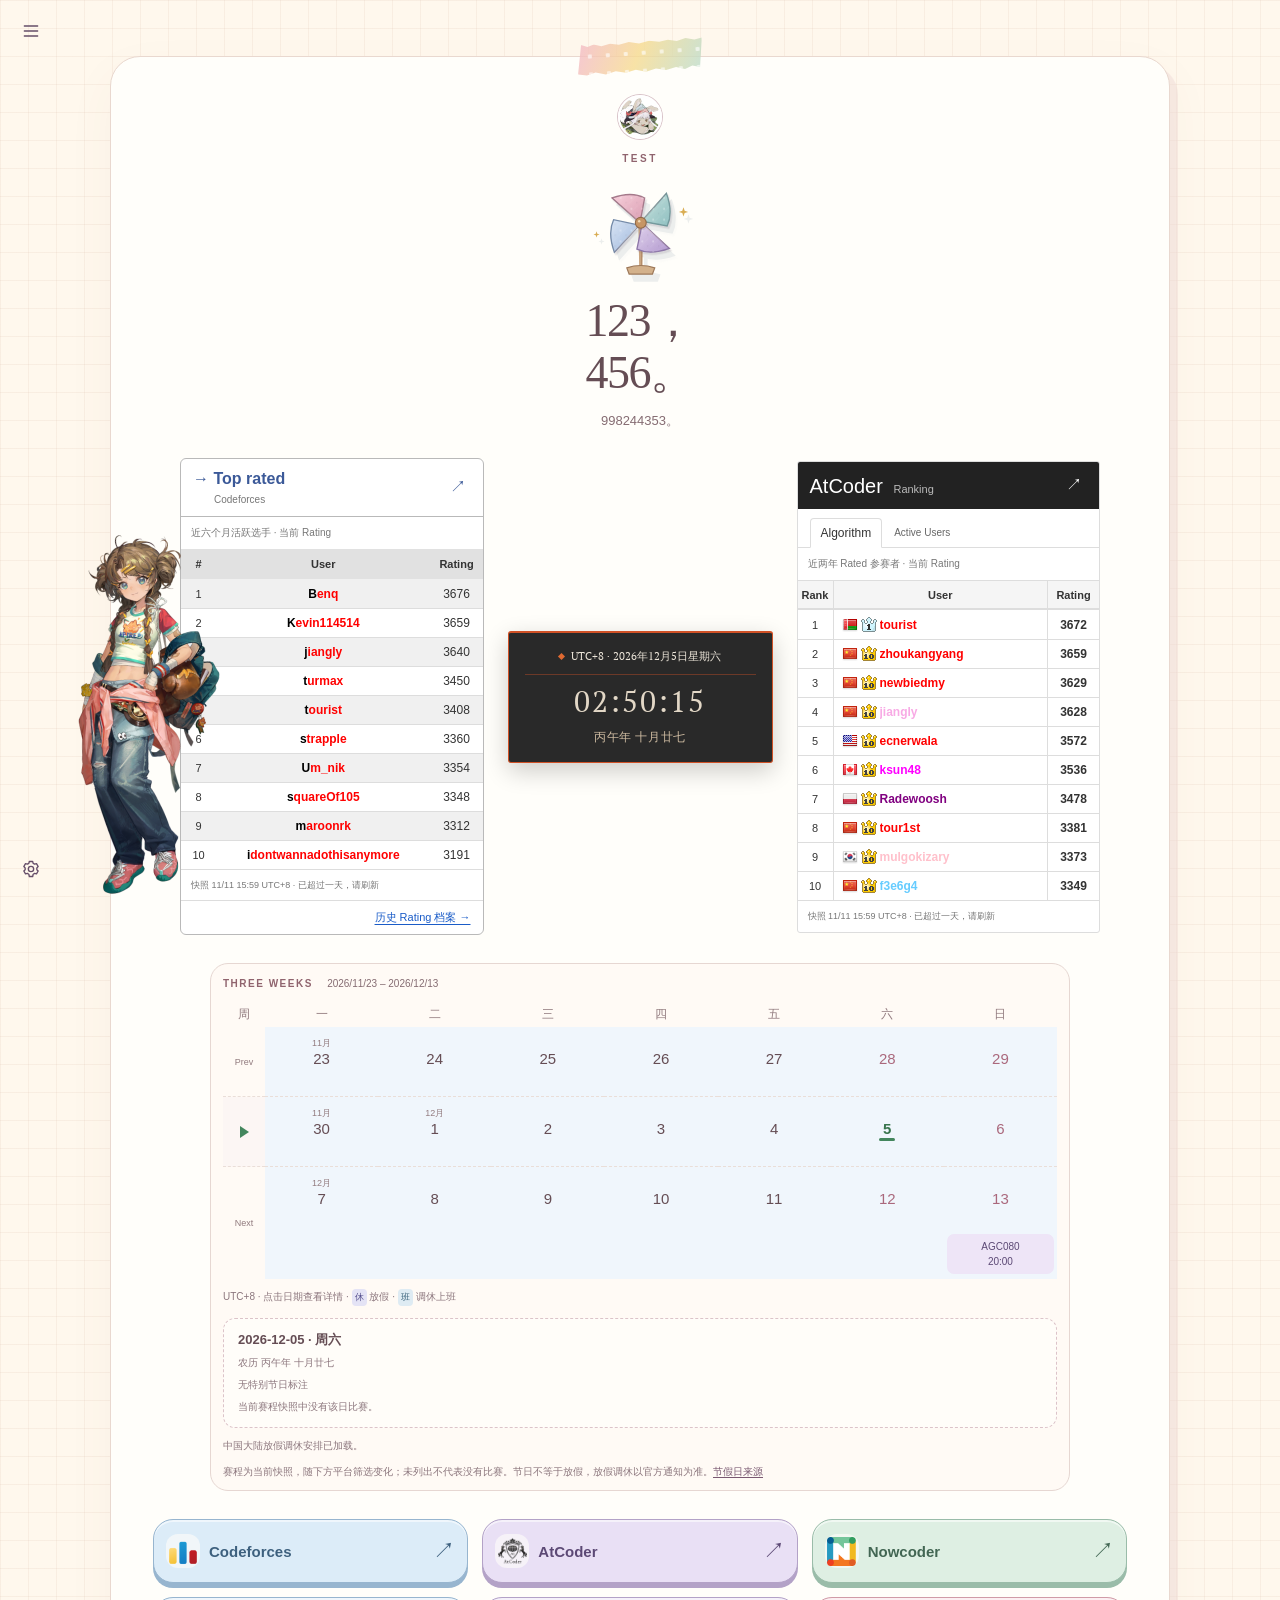
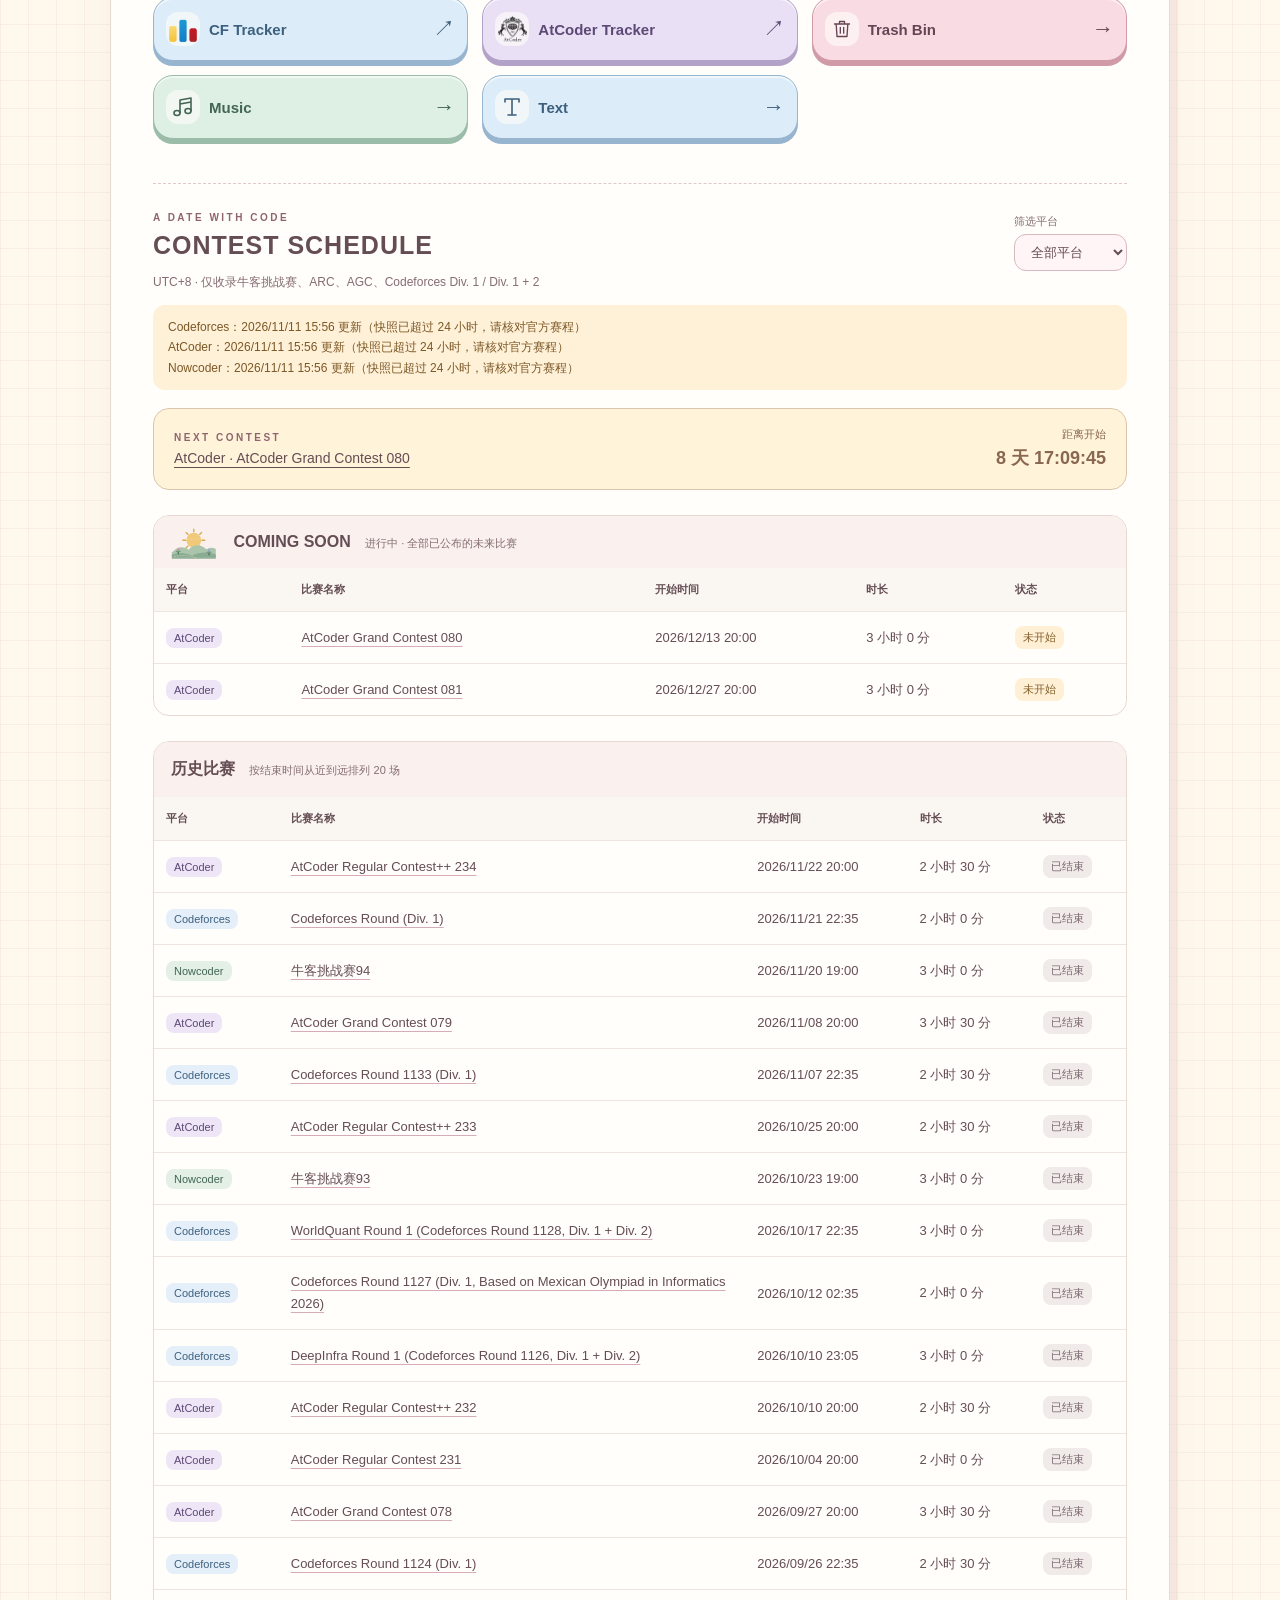
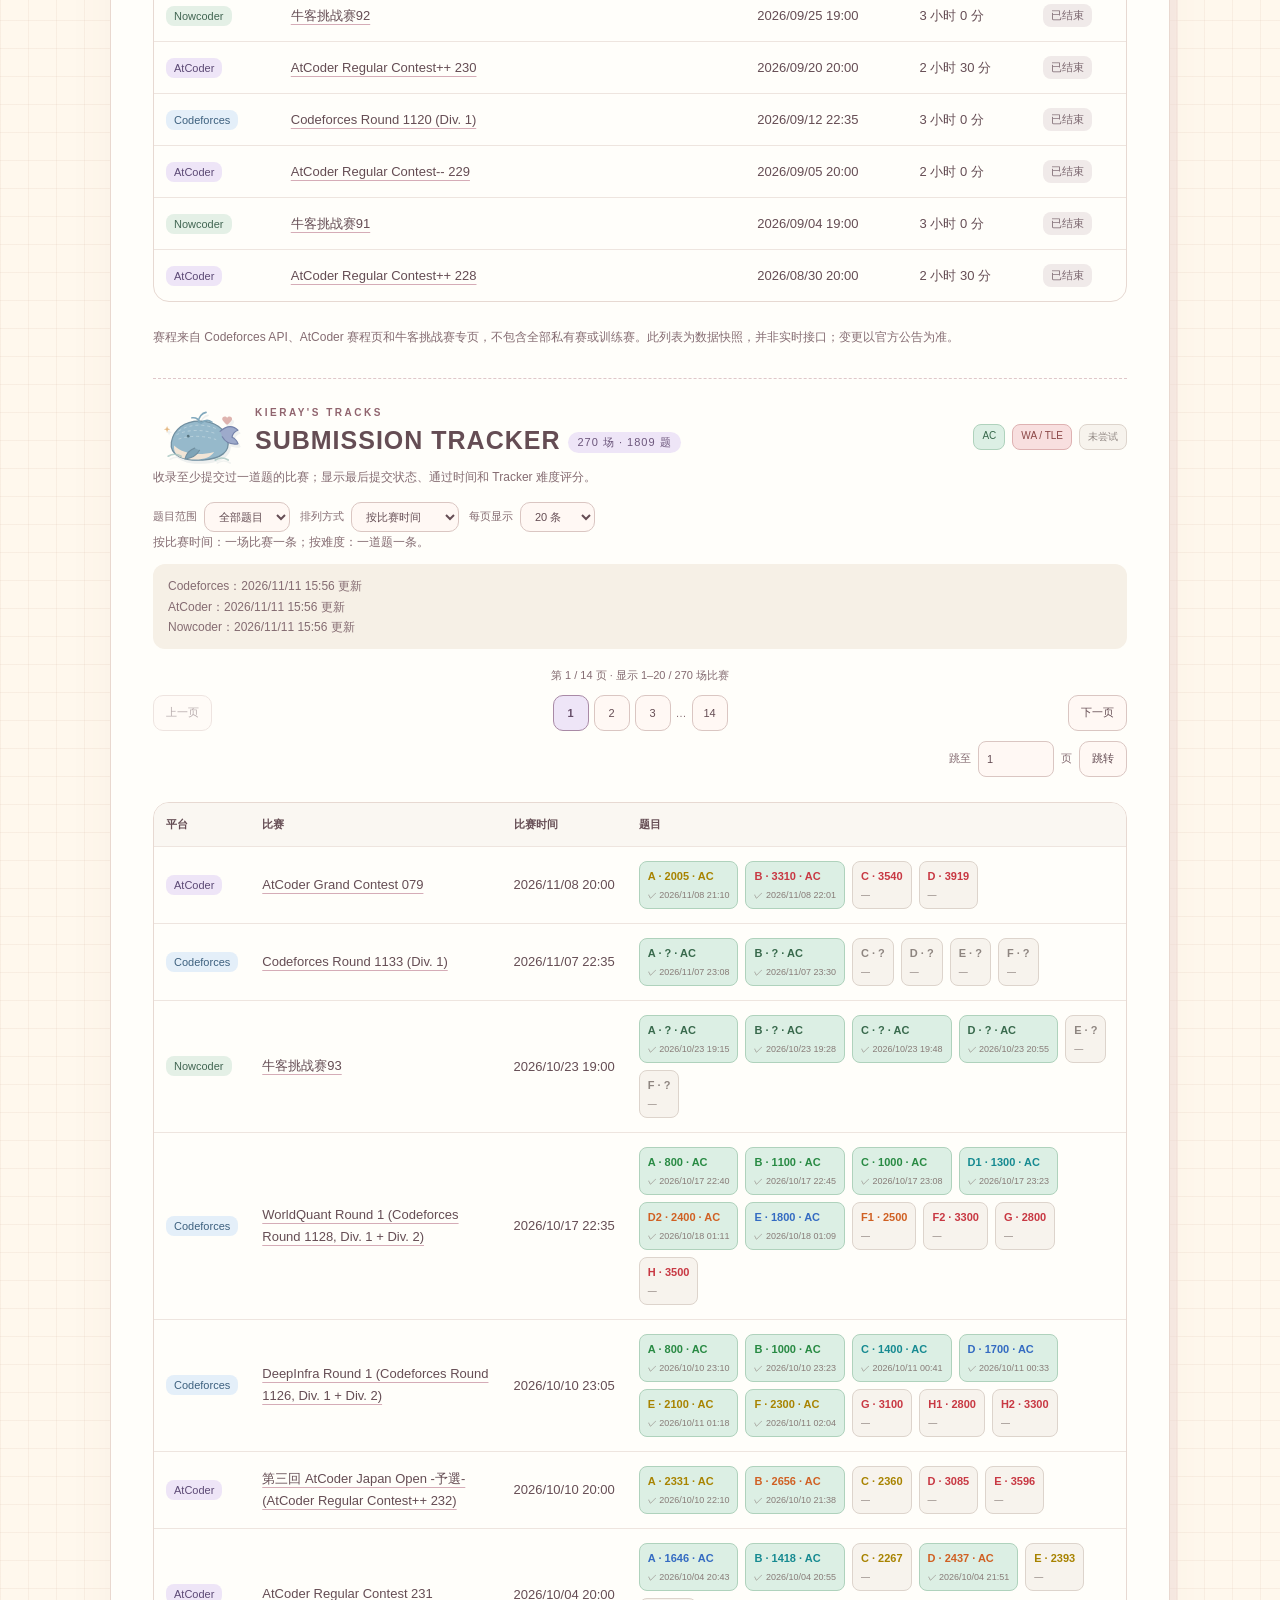
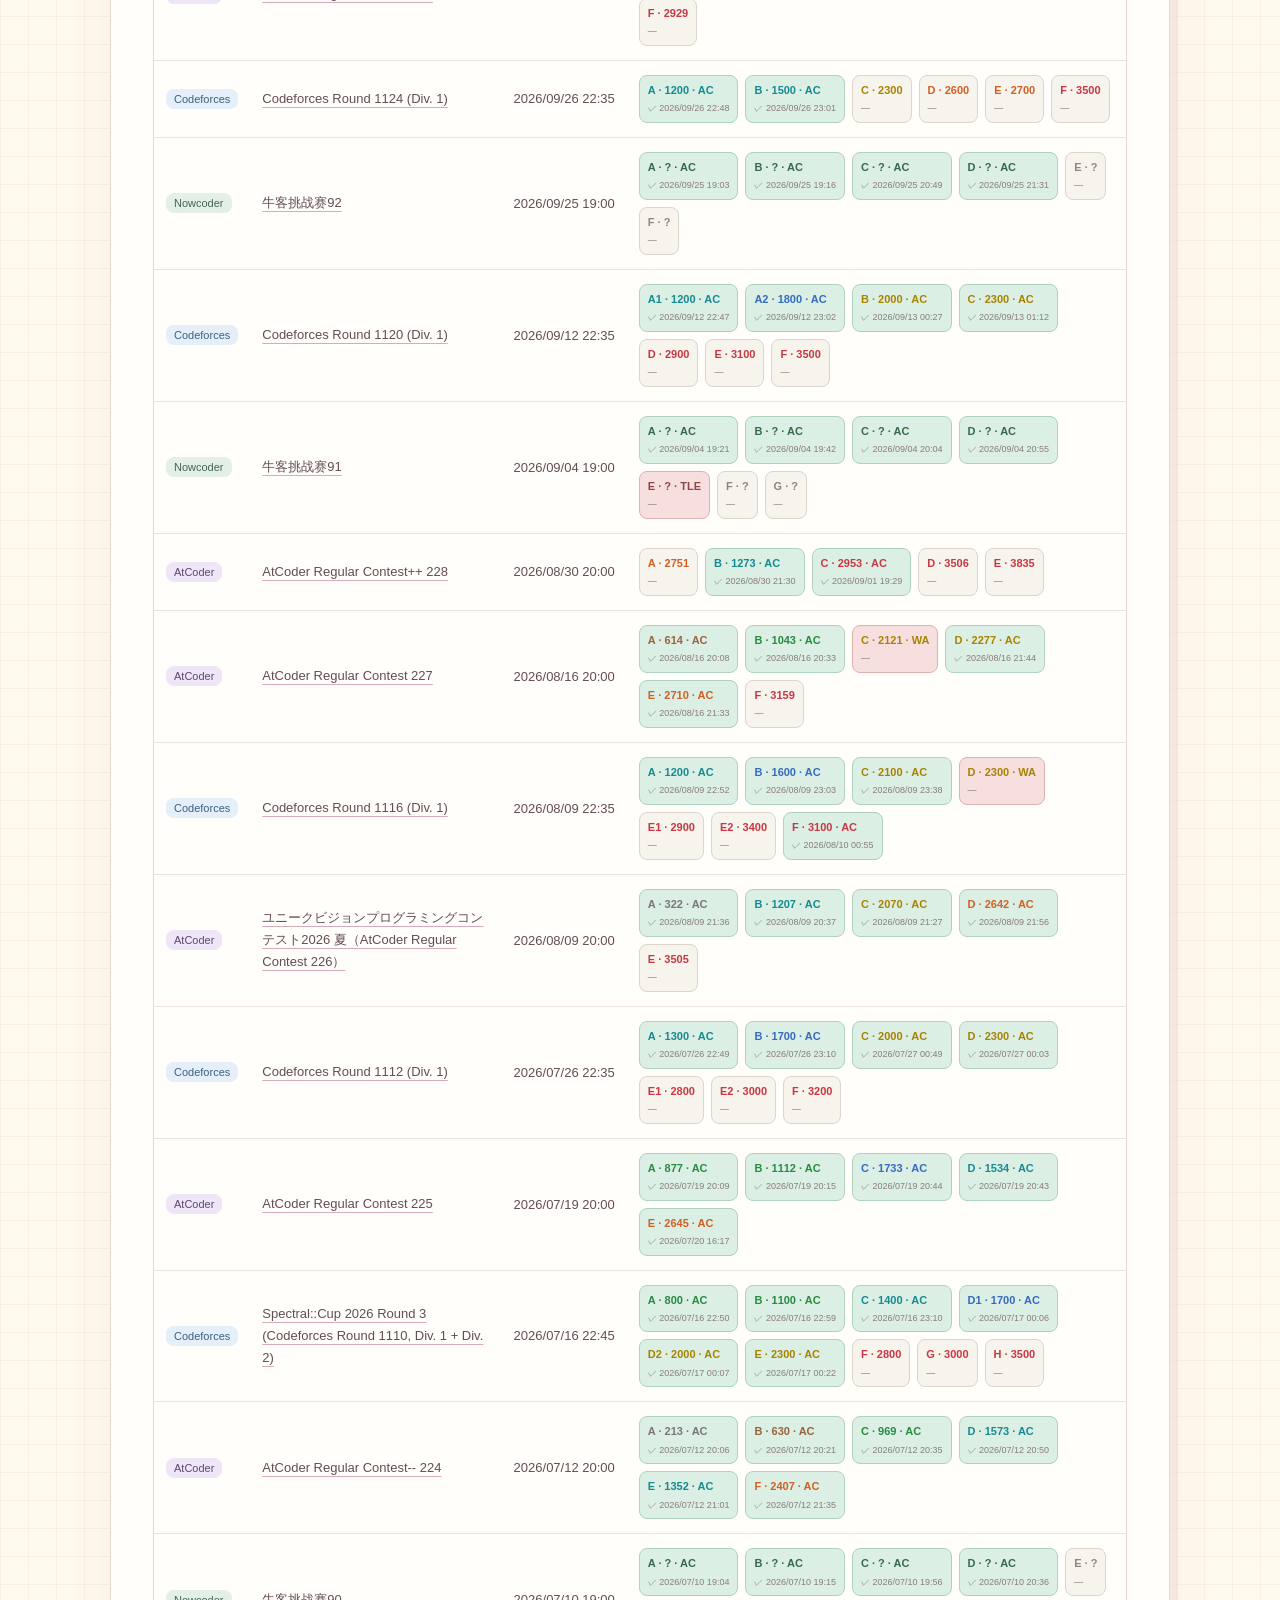
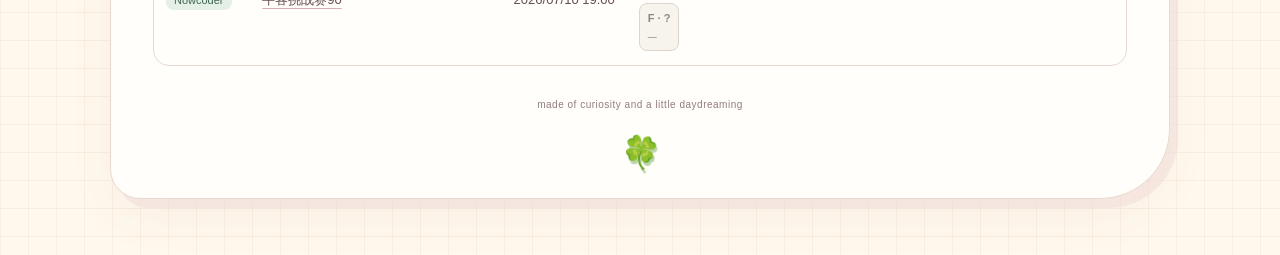
<file: index.html>
<!doctype html>
<html lang="zh-CN">
  <head>
    <meta charset="UTF-8" />
    <meta name="viewport" content="width=device-width, initial-scale=1" />
    <title>Test</title>
    <link rel="stylesheet" href="entry.css" />
    <script src="contests-data.js" defer></script>
    <script src="calendar-data.js" defer></script>
    <script src="rankings-data.js" defer></script>
    <script src="rankings.js" defer></script>
    <script src="cute/characters.js" defer></script>
    <script src="narcissus-live2d.js" defer></script>
    <script src="character-spine.js" defer></script>
    <script src="face-capture.js" defer></script>
    <script src="page-navigation.js" defer></script>
    <script src="contests.js" defer></script>
    <script src="subtitle-settings.js" defer></script>
  </head>
  <body>
    <aside class="page-navigation" aria-label="页面目录">
      <button type="button" id="page-nav-toggle" aria-label="打开页面目录" title="页面目录" aria-expanded="false" aria-controls="page-nav-panel">
        <svg width="20" height="20" viewBox="0 0 24 24" fill="none" aria-hidden="true"><path d="M4 6h16M4 12h16M4 18h16" stroke="currentColor" stroke-width="1.6" stroke-linecap="round" /></svg>
      </button>
      <nav id="page-nav-panel" aria-label="页面板块" hidden>
        <span class="page-nav-title">CONTENTS · 页面目录</span>
        <a href="#page-top">首页</a>
        <a href="#live-clock">时钟</a>
        <a href="#three-week-calendar">三周日历</a>
        <a href="#platform-links">网站入口</a>
        <a href="#contest-heading">CONTEST SCHEDULE · 赛程</a>
        <a class="page-nav-subsection" href="#coming-soon">COMING SOON · 近期比赛</a>
        <a class="page-nav-subsection" href="#recent-section">历史比赛</a>
        <a href="#activity-heading">SUBMISSION TRACKER</a>
      </nav>
    </aside>
    <main class="note dashboard" id="page-top" tabindex="-1">
      <img class="home-avatar" src="assets/github-avatar.jpg" alt="Kieray" title="Kieray" width="44" height="44" />
      <span class="eyebrow">TEST</span>
      <svg class="spinning-pinwheel" viewBox="0 0 170 120" aria-hidden="true">
        <defs>
          <linearGradient id="fold-pink" x1="0" y1="0" x2="1" y2="1"><stop stop-color="#f7cfda" /><stop offset="1" stop-color="#d99db2" /></linearGradient>
          <linearGradient id="fold-mint" x1="0" y1="0" x2="1" y2="1"><stop stop-color="#cbe3df" /><stop offset="1" stop-color="#8ebfc0" /></linearGradient>
          <linearGradient id="fold-lilac" x1="0" y1="0" x2="1" y2="1"><stop stop-color="#ded0eb" /><stop offset="1" stop-color="#b49bd0" /></linearGradient>
          <linearGradient id="fold-blue" x1="0" y1="0" x2="1" y2="1"><stop stop-color="#d8e4f4" /><stop offset="1" stop-color="#9eb7dc" /></linearGradient>
          <pattern id="folded-paper" width="14" height="14" patternUnits="userSpaceOnUse">
            <circle cx="4" cy="4" r="1.3" fill="#fff" opacity=".48" />
            <circle cx="11" cy="10" r="1" fill="#75677d" opacity=".16" />
            <path d="M0 12 12 0" stroke="#fff" stroke-width=".7" opacity=".25" />
          </pattern>
          <filter id="handmade-paper" x="-10%" y="-10%" width="120%" height="120%">
            <feTurbulence type="fractalNoise" baseFrequency=".025" numOctaves="1" seed="17" result="noise" />
            <feDisplacementMap in="SourceGraphic" in2="noise" scale=".7" />
          </filter>
        </defs>
        <path d="M83 52h6l-1 59h-4z" fill="#b58d69" />
        <path d="M85 53v56" fill="none" stroke="#e2c29e" stroke-width="1.5" opacity=".8" />
        <path d="M68 108q18-6 36 0l-3 8H71z" fill="#d3b18b" stroke="#9d7859" stroke-width="1.5" />
        <g class="pinwheel-blades" filter="url(#handmade-paper)">
          <path d="M85 50 49 18q25-9 42 0z" fill="url(#fold-pink)" stroke="#a4798a" stroke-width="1.7" />
          <path d="m87 48 32-36q9 25 1 42z" fill="url(#fold-mint)" stroke="#73999c" stroke-width="1.7" />
          <path d="m88 51 35 32q-25 9-42 1z" fill="url(#fold-lilac)" stroke="#8d77a8" stroke-width="1.7" />
          <path d="m84 53-32 35q-9-25-1-42z" fill="url(#fold-blue)" stroke="#748aa8" stroke-width="1.7" />
          <g fill="url(#folded-paper)" opacity=".7">
            <path d="M85 50 49 18q25-9 42 0z" />
            <path d="m87 48 32-36q9 25 1 42z" />
            <path d="m88 51 35 32q-25 9-42 1z" />
            <path d="m84 53-32 35q-9-25-1-42z" />
          </g>
          <path d="M85 50 49 18l31 27zm2-2 32-36-27 31zm1 3 35 32-31-27zm-4 2L52 88l27-31z" fill="#fff8e9" opacity=".76" />
          <path d="M85 50 49 18m38 30 32-36M88 51l35 32M84 53 52 88" fill="none" stroke="#8e6f7c" stroke-width="1" opacity=".45" />
          <circle cx="87.5" cy="52" r="7.5" fill="#806b72" opacity=".15" />
          <circle cx="86" cy="50" r="7" fill="#c79564" stroke="#906948" stroke-width="1.4" />
          <circle cx="84" cy="48" r="1.6" fill="#efd8b5" />
        </g>
        <path d="m141 30 1.5 4.5 4.5 1.5-4.5 1.5L141 42l-1.5-4.5L135 36l4.5-1.5zM29 61l1 3 3 1-3 1-1 3-1-3-3-1 3-1z" fill="#d9ad53" />
      </svg>
      <h1>123，<br />456。</h1>
      <p>998244353。</p>
      <div class="clock-rankings">
      <section class="rating-board rating-board-cf" aria-labelledby="cf-ranking-title">
        <header><h2 id="cf-ranking-title"><span aria-hidden="true">&rarr;</span> Top rated <small>Codeforces</small></h2><a href="https://codeforces.com/ratings" target="_blank" rel="noopener noreferrer" aria-label="查看 Codeforces 官方排行榜">&nearr;</a></header>
        <p class="rating-scope" title="从全部选手按最近一次 Rating 更新筛选近六个月参赛者，不使用 API 的一个月活跃开关">近六个月活跃选手 · 当前 Rating</p>
        <div class="rating-columns" aria-hidden="true"><span>#</span><span>User</span><span>Rating</span></div>
        <ol class="rating-list" id="cf-ranking-list" aria-label="Codeforces 前十名"></ol>
        <p class="rating-status" id="cf-ranking-status" role="status">暂无榜单快照，请刷新本地数据。</p>
        <a class="rating-history-link" href="cf-history.html">历史 Rating 档案 &rarr;</a>
      </section>
      <time class="live-clock" id="live-clock" tabindex="-1">
        <span class="clock-date">UTC+8 · 时间正在加载…</span>
        <strong class="clock-time">--:--:--</strong>
        <span class="clock-lunar">日期正在加载…</span>
      </time>
      <section class="rating-board rating-board-atc" aria-labelledby="atc-ranking-title">
        <header><h2 id="atc-ranking-title">AtCoder <small>Ranking</small></h2><a href="https://atcoder.jp/ranking?contestType=algo" target="_blank" rel="noopener noreferrer" aria-label="查看 AtCoder 官方算法排行榜">&nearr;</a></header>
        <div class="atc-ranking-category"><span>Algorithm</span><small>Active Users</small></div>
        <p class="rating-scope" title="官网 Active Users：近两年参加过 Rated 比赛">近两年 Rated 参赛者 · 当前 Rating</p>
        <div class="rating-columns" aria-hidden="true"><span>Rank</span><span>User</span><span>Rating</span></div>
        <ol class="rating-list" id="atc-ranking-list" aria-label="AtCoder 前十名"></ol>
        <p class="rating-status" id="atc-ranking-status" role="status">暂无榜单快照，请刷新本地数据。</p>
      </section>
      </div>
      <section class="three-week-calendar" id="three-week-calendar" tabindex="-1" aria-label="最近三周日历，UTC+8">
        <table>
          <caption>THREE WEEKS <span id="calendar-range"></span></caption>
          <thead><tr><th scope="col">周</th><th scope="col">一</th><th scope="col">二</th><th scope="col">三</th><th scope="col">四</th><th scope="col">五</th><th scope="col">六</th><th scope="col">日</th></tr></thead>
          <tbody id="calendar-weeks"><tr><td colspan="8">正在加载日历…</td></tr></tbody>
        </table>
        <p class="calendar-guide">UTC+8 · 点击日期查看详情 · <span class="holiday-off">休</span> 放假 · <span class="holiday-work">班</span> 调休上班</p>
        <div class="calendar-details" id="calendar-details" aria-live="polite"></div>
        <p class="calendar-guide" id="calendar-holiday-status"></p>
        <p class="calendar-guide">赛程为当前快照，随下方平台筛选变化；未列出不代表没有比赛。节日不等于放假，放假调休以官方通知为准。<a href="https://github.com/NateScarlet/holiday-cn" target="_blank" rel="noopener noreferrer">节假日来源</a></p>
      </section>
      <nav class="buttons platform-links" id="platform-links" tabindex="-1" aria-label="网站入口">
        <a class="candy blue" href="https://codeforces.com/contests" target="_blank" rel="noopener noreferrer">
          <span class="button-icon" aria-hidden="true"><img src="assets/platforms/codeforces.png" alt="" width="30" height="30" /></span>
          <span>Codeforces</span>
          <span class="arrow" aria-hidden="true">&nearr;</span>
        </a>
        <a class="candy lavender" href="https://atcoder.jp/contests/" target="_blank" rel="noopener noreferrer">
          <span class="button-icon" aria-hidden="true"><img src="assets/platforms/atcoder.png" alt="" width="30" height="30" /></span>
          <span>AtCoder</span>
          <span class="arrow" aria-hidden="true">&nearr;</span>
        </a>
        <a class="candy mint" href="https://ac.nowcoder.com/acm/contest/vip-index" target="_blank" rel="noopener noreferrer">
          <span class="button-icon" aria-hidden="true"><img src="assets/platforms/nowcoder-contest.png" alt="" width="30" height="30" /></span>
          <span>Nowcoder</span>
          <span class="arrow" aria-hidden="true">&nearr;</span>
        </a>
        <a class="candy blue" href="https://cftracker.netlify.app/contests" target="_blank" rel="noopener noreferrer">
          <span class="button-icon" aria-hidden="true"><img src="assets/platforms/codeforces.png" alt="" width="30" height="30" /></span>
          <span>CF Tracker</span>
          <span class="arrow" aria-hidden="true">&nearr;</span>
        </a>
        <a class="candy lavender" href="https://kenkoooo.com/atcoder/" target="_blank" rel="noopener noreferrer">
          <span class="button-icon" aria-hidden="true"><img src="assets/platforms/atcoder.png" alt="" width="30" height="30" /></span>
          <span>AtCoder Tracker</span>
          <span class="arrow" aria-hidden="true">&nearr;</span>
        </a>
        <a class="candy pink" href="trash.html" title="Trash Bin | CCF A deadline page" aria-label="Trash Bin | CCF A deadline page">
          <span class="button-icon" aria-hidden="true"><svg width="20" height="20" viewBox="0 0 24 24" fill="none"><path d="M3 6h18M9 6V3h6v3M5 6l1 15h12l1-15M10 10v7M14 10v7" stroke="currentColor" stroke-width="1.6" stroke-linecap="round" stroke-linejoin="round" /></svg></span>
          <span>Trash Bin</span>
          <span class="arrow" aria-hidden="true">&rarr;</span>
        </a>
        <a class="candy mint" href="pitch-roll.html" title="歌唱音高 · 卷帘图">
          <span class="button-icon" aria-hidden="true"><svg width="24" height="24" viewBox="0 0 24 24" fill="none"><path d="M9 18V5l11-2v13M9 9l11-2" stroke="currentColor" stroke-width="1.6" stroke-linecap="round" stroke-linejoin="round" /><ellipse cx="6" cy="18" rx="3" ry="2.5" stroke="currentColor" stroke-width="1.6" /><ellipse cx="17" cy="16" rx="3" ry="2.5" stroke="currentColor" stroke-width="1.6" /></svg></span>
          <span>Music</span>
          <span class="arrow" aria-hidden="true">&rarr;</span>
        </a>
        <a class="candy blue" href="translation-editor.html" target="_blank" rel="noopener noreferrer" title="文本与翻译编辑器（新标签页）">
          <span class="button-icon" aria-hidden="true"><svg width="24" height="24" viewBox="0 0 24 24" fill="none"><path d="M5 7V4h14v3M12 4v16M8 20h8" stroke="currentColor" stroke-width="1.6" stroke-linecap="round" stroke-linejoin="round" /></svg></span>
          <span>Text</span>
          <span class="arrow" aria-hidden="true">&rarr;</span>
        </a>
      </nav>
      <section class="contest-board" aria-labelledby="contest-heading">
        <div class="board-heading">
          <div>
            <span class="eyebrow">A DATE WITH CODE</span>
            <h2 id="contest-heading" tabindex="-1">CONTEST SCHEDULE</h2>
          </div>
          <label class="platform-filter">筛选平台
            <select id="platform-filter">
              <option value="all">全部平台</option>
              <option value="codeforces">Codeforces</option>
              <option value="atcoder">AtCoder</option>
              <option value="nowcoder">Nowcoder</option>
            </select>
          </label>
        </div>
        <p class="calendar-help">UTC+8 · 仅收录牛客挑战赛、ARC、AGC、Codeforces Div. 1 / Div. 1 + 2</p>
        <p id="data-status" class="data-status" role="status">正在读取赛程快照；若长时间未显示，请检查 contests-data.js 和 contests.js 是否完整。</p>
        <div class="next-contest" id="next-contest" hidden>
          <div><span class="eyebrow">NEXT CONTEST</span><a id="next-contest-link" target="_blank" rel="noopener noreferrer"></a></div>
          <div class="countdown-wrap"><span>距离开始</span><output id="contest-countdown" aria-live="off"></output></div>
        </div>
        <noscript><p class="data-status">请启用 JavaScript 查看比赛表格，也可以使用上方按钮查看官方赛程。</p></noscript>
        <div class="table-scroll" id="coming-soon" tabindex="0" role="region" aria-label="近期比赛表，可横向滚动">
          <table>
            <caption>
              <svg class="caption-sunrise" viewBox="0 0 170 105" aria-hidden="true">
                <defs>
                  <filter id="sun-crayon" x="-20%" y="-20%" width="140%" height="140%">
                    <feTurbulence type="fractalNoise" baseFrequency=".05" numOctaves="2" seed="21" result="noise" />
                    <feDisplacementMap in="SourceGraphic" in2="noise" scale="1.3" />
                  </filter>
                </defs>
                <g filter="url(#sun-crayon)" stroke-linecap="round" stroke-linejoin="round">
                  <circle cx="86" cy="44" r="23" fill="#efc56d" opacity=".9" />
                  <path d="M86 10v8M86 70v9M52 44h9m50 0h9M62 20l6 6m36 36 6 6m0-48-6 6M68 62l-6 6" fill="none" stroke="#d8a94d" stroke-width="4" />
                  <path d="M18 82c17-18 34-21 52-9 15-17 35-18 55-1 10-6 19-7 29-1v25H18z" fill="#abc5ad" />
                  <path d="M18 89c21-8 42-7 63 3 20-12 45-13 73-4v13H18z" fill="#86aa91" opacity=".9" />
                  <path d="M38 88V73m-6 5c4 0 6 3 6 7m6-7c-4 0-6 3-6 7M133 91V76m-6 5c4 0 6 3 6 7m6-7c-4 0-6 3-6 7" fill="none" stroke="#587f68" stroke-width="2.5" />
                  <circle cx="38" cy="71" r="4" fill="#d59aa5" />
                  <circle cx="133" cy="74" r="4" fill="#9caad0" />
                  <path d="M68 42c10-4 22-4 34 0M26 94c24-5 47-3 68 5" fill="none" stroke="#f7dfa9" stroke-width="1.8" stroke-dasharray="3 6" opacity=".75" />
                </g>
              </svg>
              COMING SOON <span>进行中 · 全部已公布的未来比赛</span>
            </caption>
            <thead><tr><th scope="col">平台</th><th scope="col">比赛名称</th><th scope="col">开始时间</th><th scope="col">时长</th><th scope="col">状态</th></tr></thead>
            <tbody id="upcoming-contests"><tr><td colspan="5" class="empty-row">正在加载比赛…</td></tr></tbody>
          </table>
        </div>
        <div class="table-scroll" id="recent-section" tabindex="0" role="region" aria-label="最近结束比赛表，可横向滚动">
          <table>
            <caption>历史比赛 <span>按结束时间从近到远排列 20 场</span></caption>
            <thead><tr><th scope="col">平台</th><th scope="col">比赛名称</th><th scope="col">开始时间</th><th scope="col">时长</th><th scope="col">状态</th></tr></thead>
            <tbody id="recent-contests"><tr><td colspan="5" class="empty-row">正在加载比赛…</td></tr></tbody>
          </table>
        </div>
        <p class="calendar-help">赛程来自 Codeforces API、AtCoder 赛程页和牛客挑战赛专页，不包含全部私有赛或训练赛。此列表为数据快照，并非实时接口；变更以官方公告为准。</p>
      </section>
      <section class="contest-board activity-board" aria-labelledby="activity-heading">
        <div class="board-heading">
          <div class="tracker-title">
            <svg class="tracker-whale" viewBox="0 0 170 112" aria-hidden="true">
              <defs>
                <filter id="soft-crayon" x="-20%" y="-20%" width="140%" height="140%">
                  <feTurbulence type="fractalNoise" baseFrequency=".045" numOctaves="2" seed="13" result="noise" />
                  <feDisplacementMap in="SourceGraphic" in2="noise" scale="1.15" />
                </filter>
              </defs>
              <g filter="url(#soft-crayon)" stroke-linecap="round" stroke-linejoin="round">
                <path d="M34 65c4-24 24-39 52-39 28 0 47 14 52 35 5 21-12 35-46 37-35 2-62-8-58-33z" fill="#96b9cb" stroke="#718fa0" stroke-width="2.4" />
                <path d="M124 45c13-12 25-11 33-2-6 2-10 7-11 13 5 2 9 6 11 12-14 2-24-4-29-13" fill="#9daacb" stroke="#7583aa" stroke-width="2.2" />
                <path d="M39 71c16 15 43 20 74 12-8 12-25 16-49 13-17-2-27-10-25-25z" fill="#f6e8d7" opacity=".96" />
                <path d="M77 76c-9 3-15 10-18 20 13-1 22-7 27-16" fill="#7fa4b7" stroke="#718fa0" stroke-width="2" />
                <circle cx="65" cy="54" r="2.5" fill="#526f7b" stroke="none" />
                <path d="M84 28c0-10 7-17 14-18m-9 20c6-6 14-6 20-2m-22 1c-3-7-9-10-15-9" fill="none" stroke="#82a9bd" stroke-width="3" />
                <path d="M48 44c18-12 45-14 69-4M44 51c20-10 49-10 75-1M48 59c22-7 47-6 68 1" fill="none" stroke="#c7dbe3" stroke-width="1.7" stroke-dasharray="4 7" opacity=".72" />
                <path d="M28 91c8-5 16-5 24 0m63 7c8-5 16-5 24 0" fill="none" stroke="#a9c7c2" stroke-width="3" opacity=".8" />
                <path d="m26 35 1.6 4.5L32 41l-4.4 1.5L26 47l-1.6-4.5L20 41l4.4-1.5z" fill="#e5b882" stroke="none" />
                <path d="M137 20c3-5 10-2 9 3-1 4-7 8-9 10-2-2-8-6-9-10-1-5 6-8 9-3z" fill="#d9a7a1" stroke="none" opacity=".85" />
              </g>
            </svg>
            <div>
              <span class="eyebrow">KIERAY'S TRACKS</span>
              <h2 id="activity-heading" tabindex="-1">SUBMISSION TRACKER <span class="count-pill" id="activity-count">0 场</span></h2>
            </div>
          </div>
          <div class="problem-legend"><span class="solved">AC</span><span class="failed">WA / TLE</span><span class="unattempted">未尝试</span></div>
        </div>
        <p class="calendar-help">收录至少提交过一道题的比赛；显示最后提交状态、通过时间和 Tracker 难度评分。</p>
        <div class="activity-controls">
          <label>题目范围
            <select id="activity-filter">
              <option value="all">全部题目</option>
              <option value="unaccepted">仅未 AC</option>
            </select>
          </label>
          <label>排列方式
            <select id="activity-sort">
              <option value="contest">按比赛时间</option>
              <option value="difficulty-asc">难度从低到高</option>
              <option value="difficulty-desc">难度从高到低</option>
            </select>
          </label>
          <label>每页显示
            <select id="activity-page-size" aria-describedby="activity-pagination-help">
              <option value="10">10 条</option>
              <option value="20" selected>20 条</option>
              <option value="50">50 条</option>
              <option value="100">100 条</option>
              <option value="all">全部</option>
            </select>
          </label>
        </div>
        <p class="calendar-help" id="activity-pagination-help">按比赛时间：一场比赛一条；按难度：一道题一条。</p>
        <p id="activity-status" class="data-status" role="status">正在读取 Kieray 的公开提交记录…</p>
        <nav class="activity-pagination" aria-label="提交记录分页">
          <button type="button" id="activity-prev" aria-controls="activity-contests" disabled>上一页</button>
          <div id="activity-page-numbers" role="group" aria-label="选择页码"></div>
          <span id="activity-page-info" role="status" aria-live="polite" aria-atomic="true">正在读取分页…</span>
          <button type="button" id="activity-next" aria-controls="activity-contests" disabled>下一页</button>
          <form id="activity-page-jump" novalidate>
            <label for="activity-page-input">跳至</label>
            <input id="activity-page-input" type="number" inputmode="numeric" min="1" step="1" required value="1" aria-label="目标页码" aria-describedby="activity-page-info" disabled />
            <span>页</span>
            <button type="submit" id="activity-page-go" aria-controls="activity-contests" disabled>跳转</button>
          </form>
        </nav>
        <div class="table-scroll" tabindex="0" role="region" aria-label="Kieray 提交记录表，可横向滚动">
          <table>
            <thead><tr><th scope="col">平台</th><th scope="col">比赛</th><th scope="col">比赛时间</th><th scope="col">题目</th></tr></thead>
            <tbody id="activity-contests"><tr><td colspan="4" class="empty-row">正在加载提交记录…</td></tr></tbody>
          </table>
        </div>
      </section>
      <span class="footnote">made of curiosity and a little daydreaming</span>
      <div class="bottom-clover" aria-hidden="true">🍀</div>
    </main>
    <div class="fixed-narcissus" id="fixed-narcissus" role="button" tabindex="0" aria-label="单击播放动作或语音，按住拖动角色位置" title="单击互动，按住拖动位置">
      <span class="narcissus-loading" id="narcissus-loading">角色加载中…</span>
    </div>
    <div class="narcissus-settings">
      <button type="button" id="narcissus-toggle" aria-label="角色设置" title="角色设置" aria-expanded="false" aria-controls="narcissus-panel">
        <svg width="20" height="20" viewBox="0 0 24 24" fill="none" aria-hidden="true">
          <path d="m10 3-.6 2.2-1.8 1L5.4 5.6l-2 3.5L5 10.7v2.1l-1.6 1.6 2 3.5 2.2-.6 1.8 1L10 21h4l.6-2.7 1.8-1 2.2.6 2-3.5-1.6-1.6v-2.1l1.6-1.6-2-3.5-2.2.6-1.8-1L14 3z" stroke="currentColor" stroke-width="1.6" stroke-linejoin="round" />
          <circle cx="12" cy="12" r="3.2" stroke="currentColor" stroke-width="1.6" />
        </svg>
      </button>
      <div class="narcissus-panel" id="narcissus-panel" hidden>
        <div class="narcissus-panel-content">
        <label for="character-select">角色 / Character</label>
        <select id="character-select" class="character-select"></select>
        <label for="skin-select">皮肤 / Garment</label>
        <select id="skin-select" class="character-select"></select>
        <small id="character-selection-name"></small>
        <label for="narcissus-size">大小 <output id="narcissus-size-value">100%</output></label>
        <input id="narcissus-size" type="range" min="50" max="300" step="5" value="100" />
        <label for="narcissus-speed">速度 <output id="narcissus-speed-value">1×</output></label>
        <input id="narcissus-speed" type="range" min="0.25" max="3" step="0.25" value="1" />
        <section class="subtitle-settings" aria-label="字幕样式">
          <label for="subtitle-font">字幕字体</label>
          <select id="subtitle-font" class="character-select">
            <option value="web">网页原字体 / UTTU</option>
            <option value="classic">青苔手札 / Moss Notes</option>
            <option value="archive" selected>暮色档案 / Dusk Archive</option>
            <option value="yahei">微软雅黑</option>
            <option value="simsun">宋体</option>
            <option value="kaiti">楷体</option>
            <option value="mono">等宽字体</option>
          </select>
          <label for="subtitle-size">字幕字号 <output id="subtitle-size-value">14 px</output></label>
          <input id="subtitle-size" type="range" min="10" max="32" step="1" value="14" />
          <div id="subtitle-style-preview" aria-label="字幕字体预览"><p>晚风拂过书页，故事还没有结束。</p><p class="subtitle-preview-en" lang="en">The story continues with you.</p></div>
          <small>中英文字幕及标题同时生效，保存在此浏览器。未安装的系统字体会使用备用字体。</small>
          <small id="subtitle-settings-status" role="status" hidden></small>
        </section>
        <small id="narcissus-mode">正在初始化动画…</small>
        <button type="button" class="narcissus-hide" id="character-retry" hidden>重新加载角色</button>
        <button type="button" class="narcissus-hide" id="narcissus-hide" aria-pressed="false">隐藏角色</button>
        <button type="button" class="narcissus-hide" id="narcissus-reset-position">重置角色位置</button>
        <small>按住角色可拖动，单击互动。拖动位置会自动保存。</small>
        <button type="button" class="narcissus-hide" id="narcissus-background" aria-pressed="true">后台播放：开启</button>
        <button type="button" class="narcissus-hide" id="motion-capture-toggle" aria-pressed="false" aria-describedby="motion-capture-status" disabled>开启摄像头动捕</button>
        <small id="motion-capture-status" role="status" aria-live="polite">角色加载后可开启动捕。</small>
        <video id="motion-capture-preview" muted playsinline aria-label="摄像头镜像预览" hidden></video>
        <button type="button" class="narcissus-hide" id="motion-capture-calibrate" hidden>校准正面姿态</button>
        <small>动捕仅在本机处理，不录制、不上传、不使用麦克风。切换角色、隐藏角色或离开页面会关闭摄像头。</small>
        <a class="narcissus-more" href="https://uttu.merui.net" target="_blank" rel="noopener noreferrer">1999 wiki ↗</a>
        <a class="narcissus-more" id="desktop-download" href="https://codeload.github.com/Kieray0w0/character_desktop/zip/refs/heads/main" aria-describedby="desktop-download-help">下载桌面版（ZIP）</a>
        <small id="desktop-download-help">下载线上仓库源码包，启动步骤见包内 README。</small>
        <a class="narcissus-more" id="online-repository" href="https://github.com/Kieray0w0" target="_blank" rel="noopener noreferrer" aria-label="前往 Kieray0w0 的 GitHub 个人主页（新标签页）"><span aria-hidden="true">&nearr;</span> GitHub · Kieray0w0</a>
        </div>
      </div>
    </div>
    <audio id="narcissus-voice" preload="none"></audio>
    <div class="voice-subtitle" id="voice-subtitle" role="status" aria-live="polite" hidden>
      <span id="voice-label"></span>
      <small id="voice-notice" role="alert" hidden></small>
      <p id="voice-en" lang="en"></p>
      <p id="voice-zh" lang="zh-CN"></p>
    </div>
  </body>
</html>
</file>
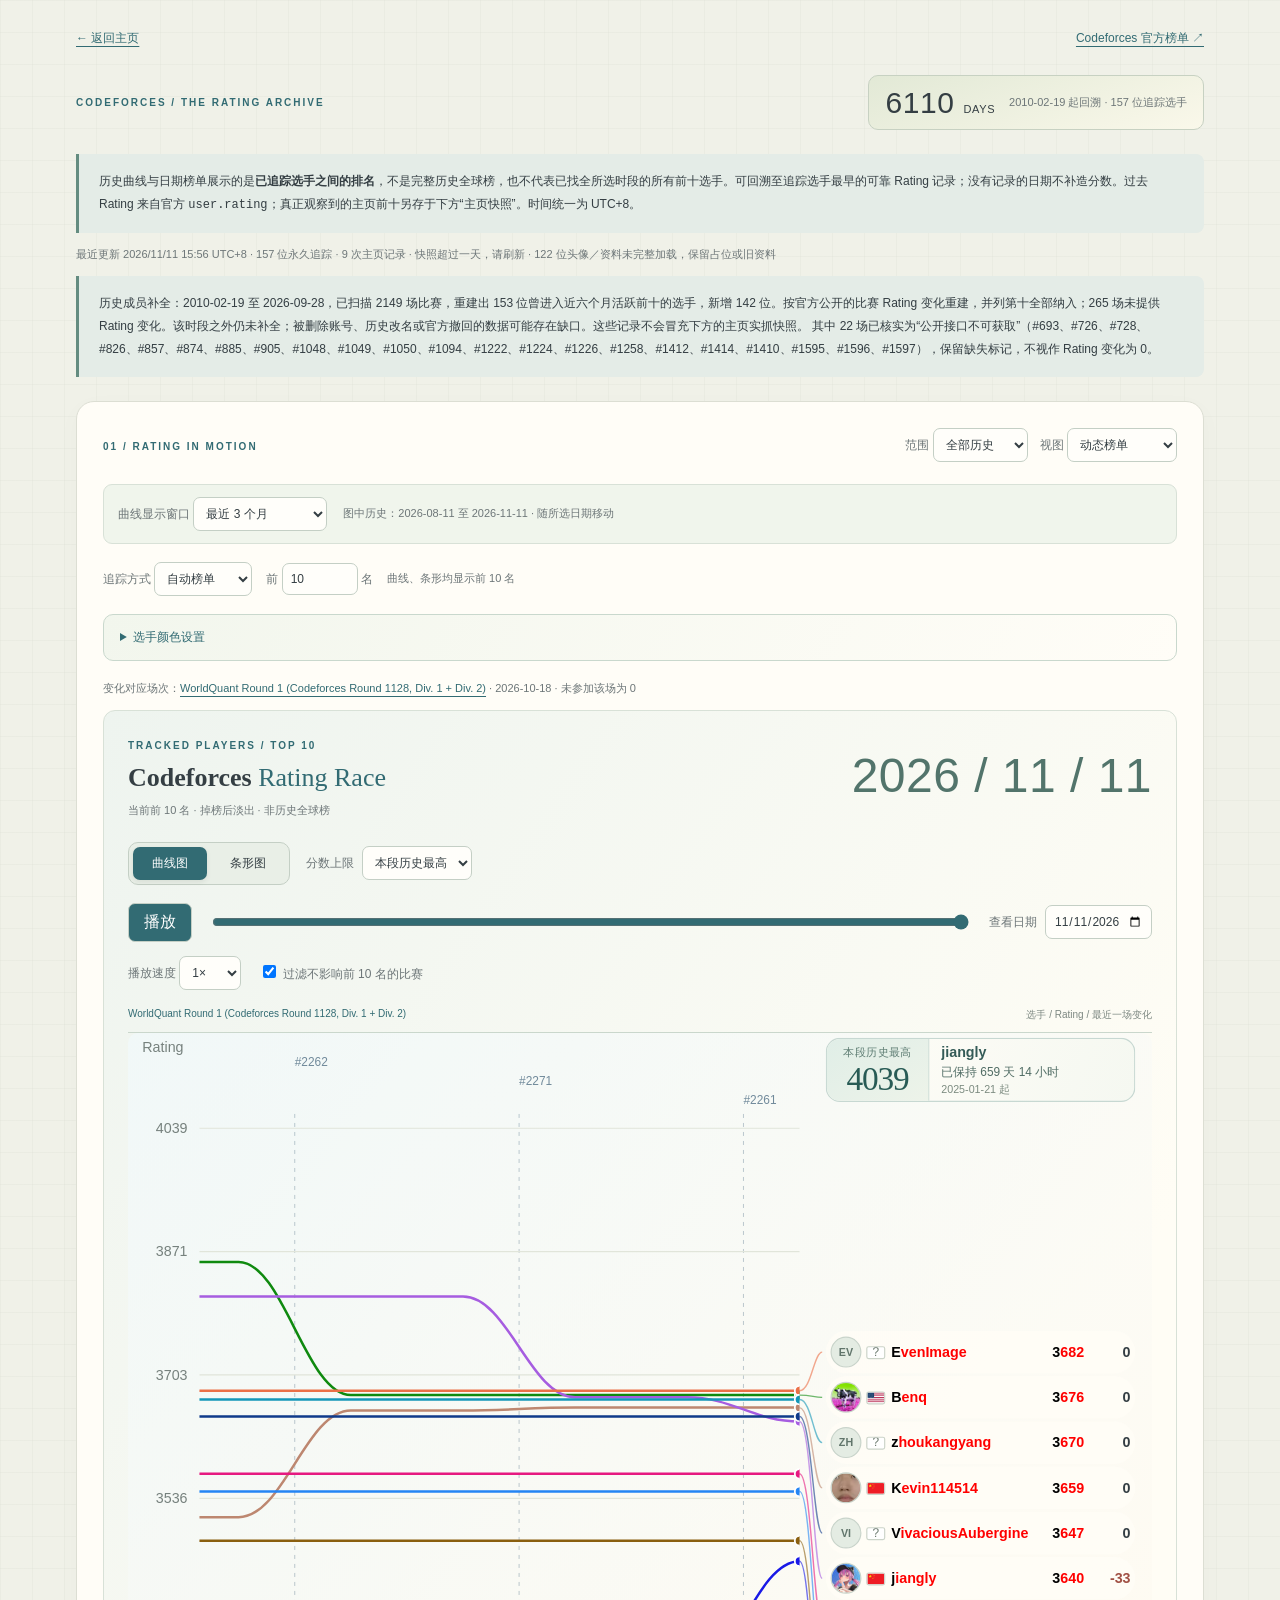
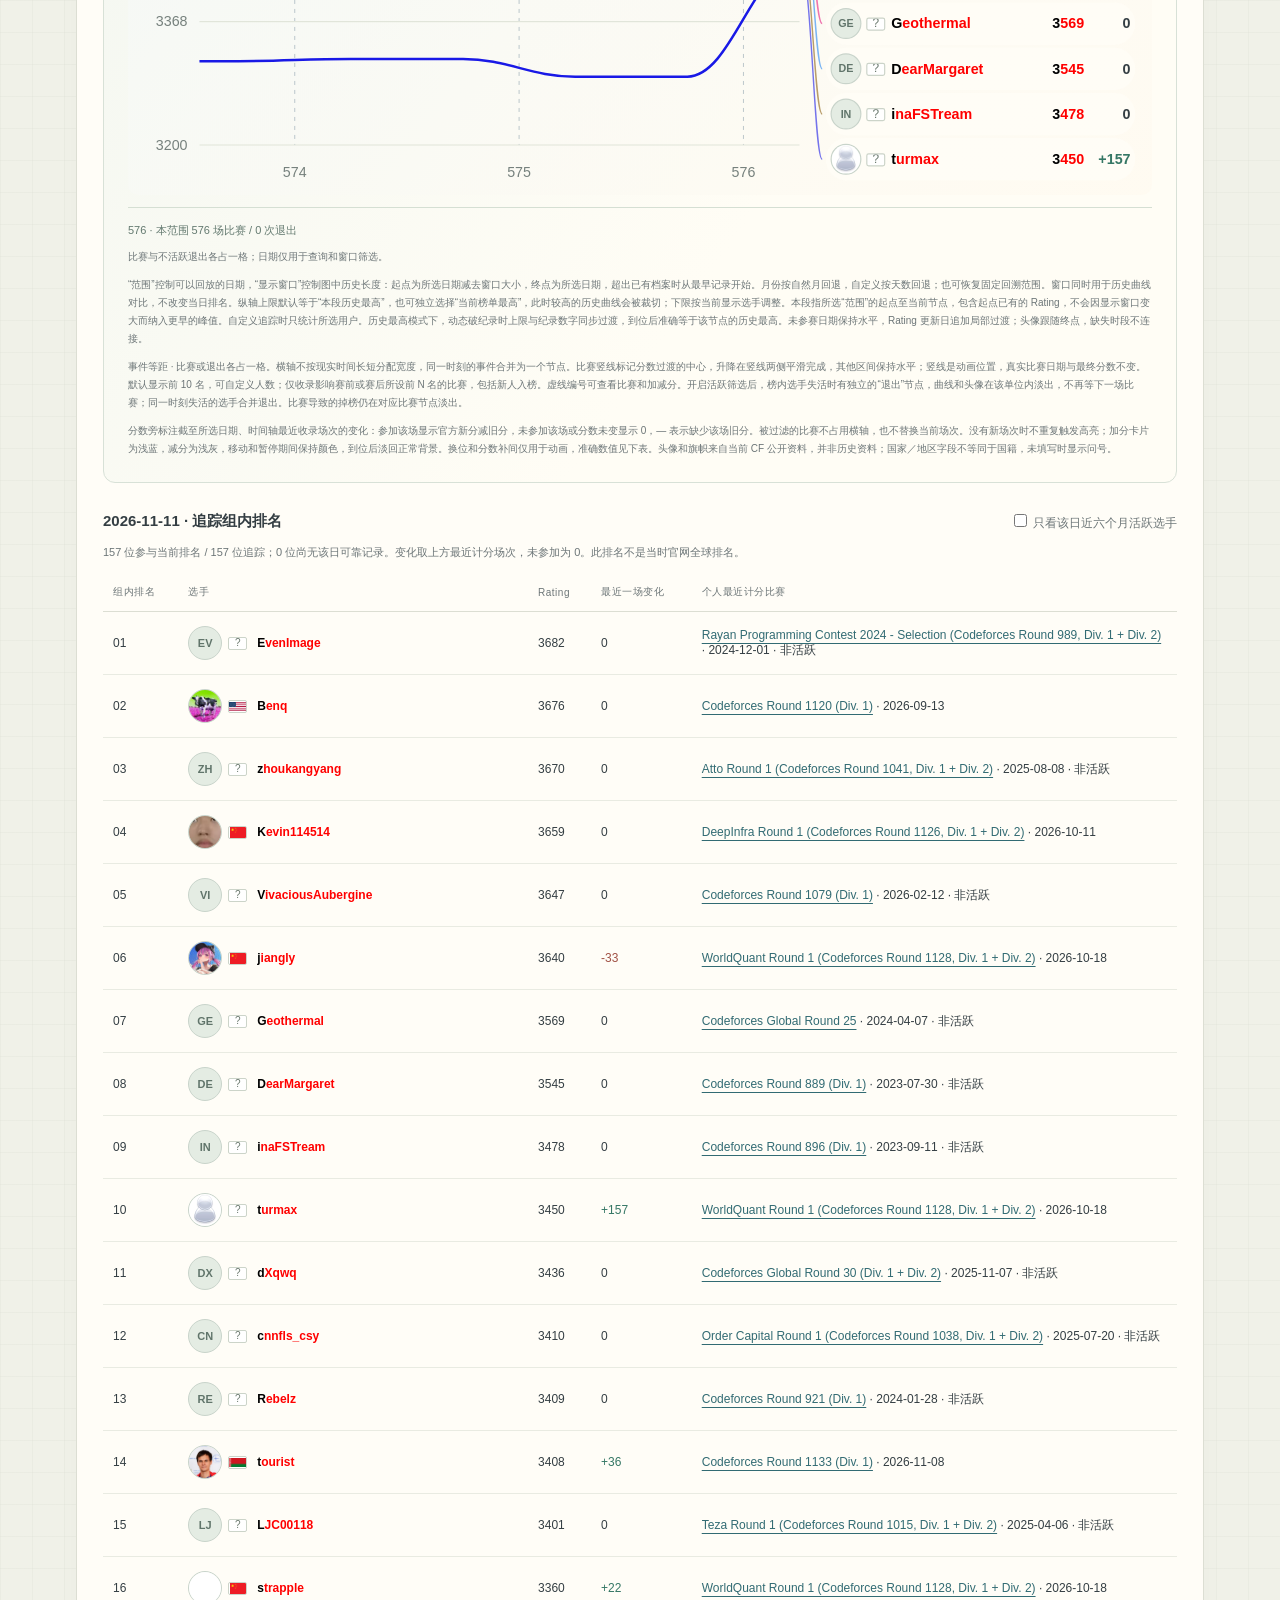
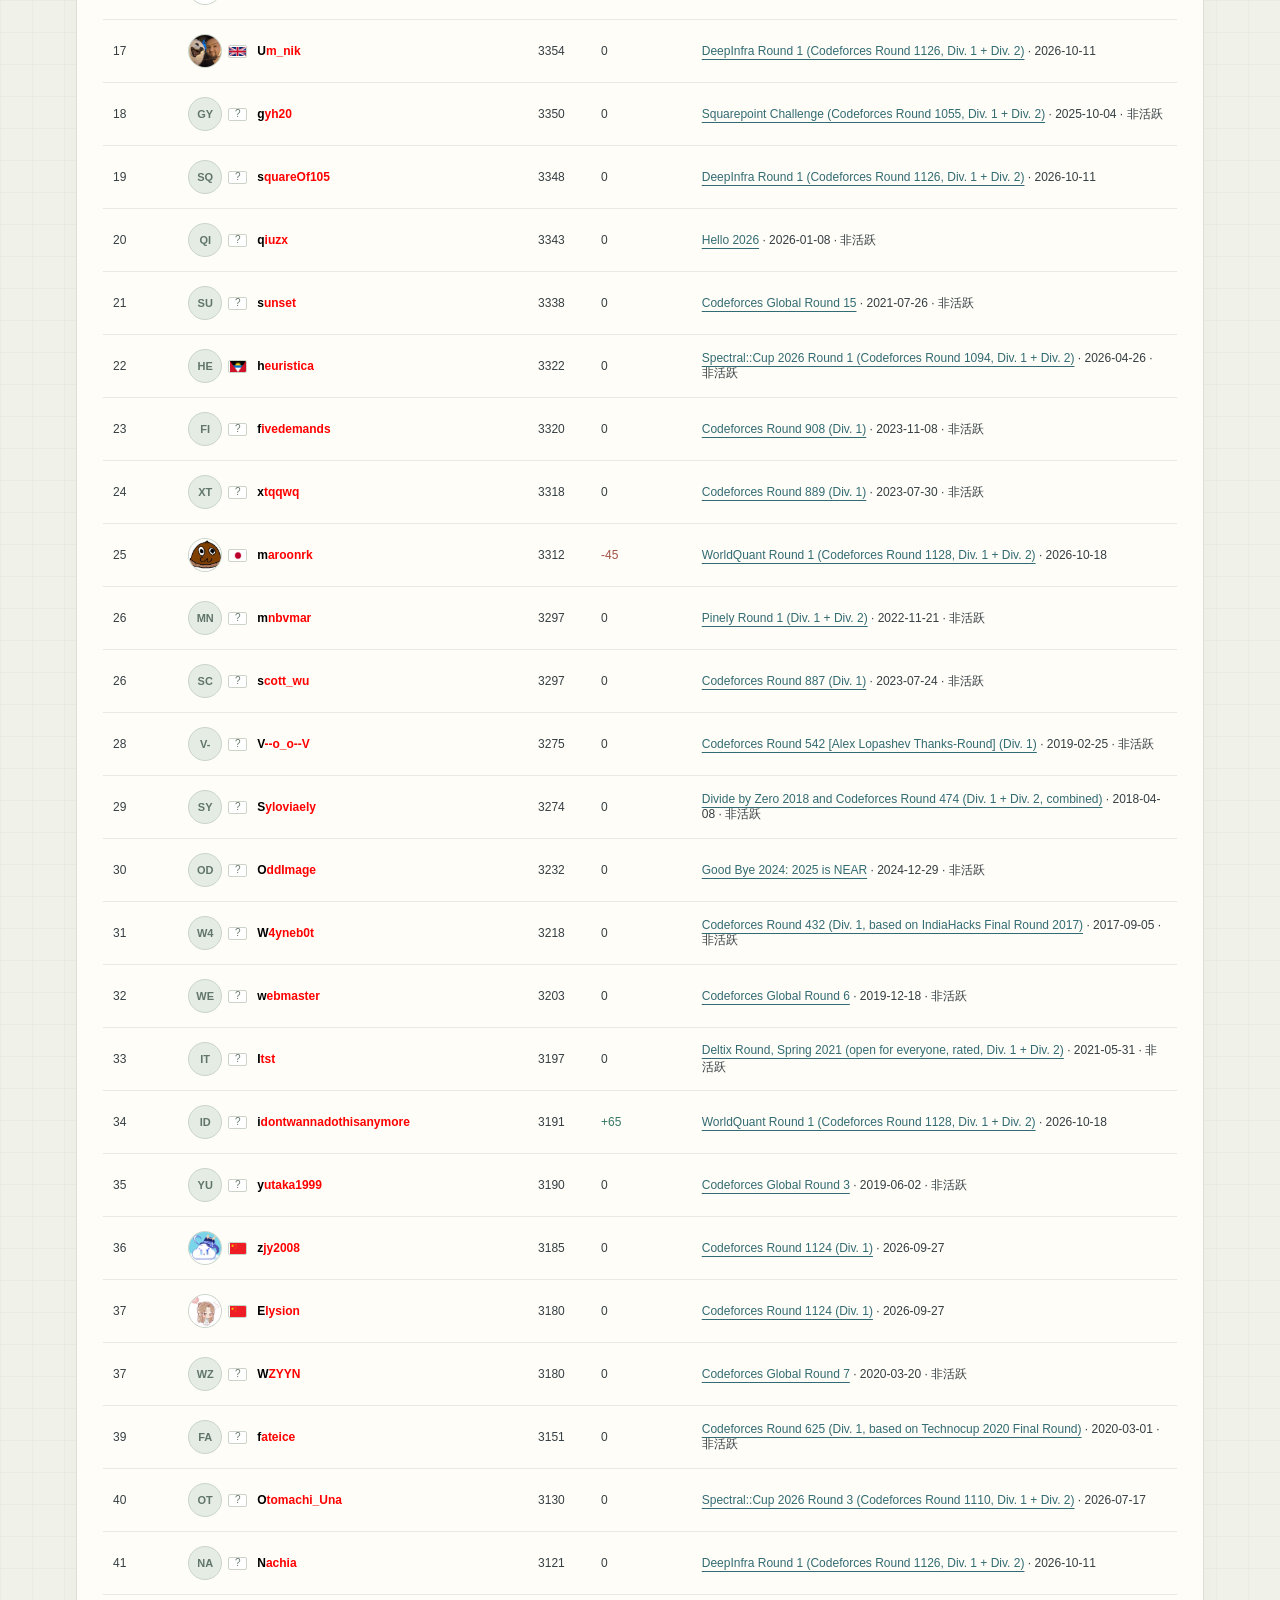
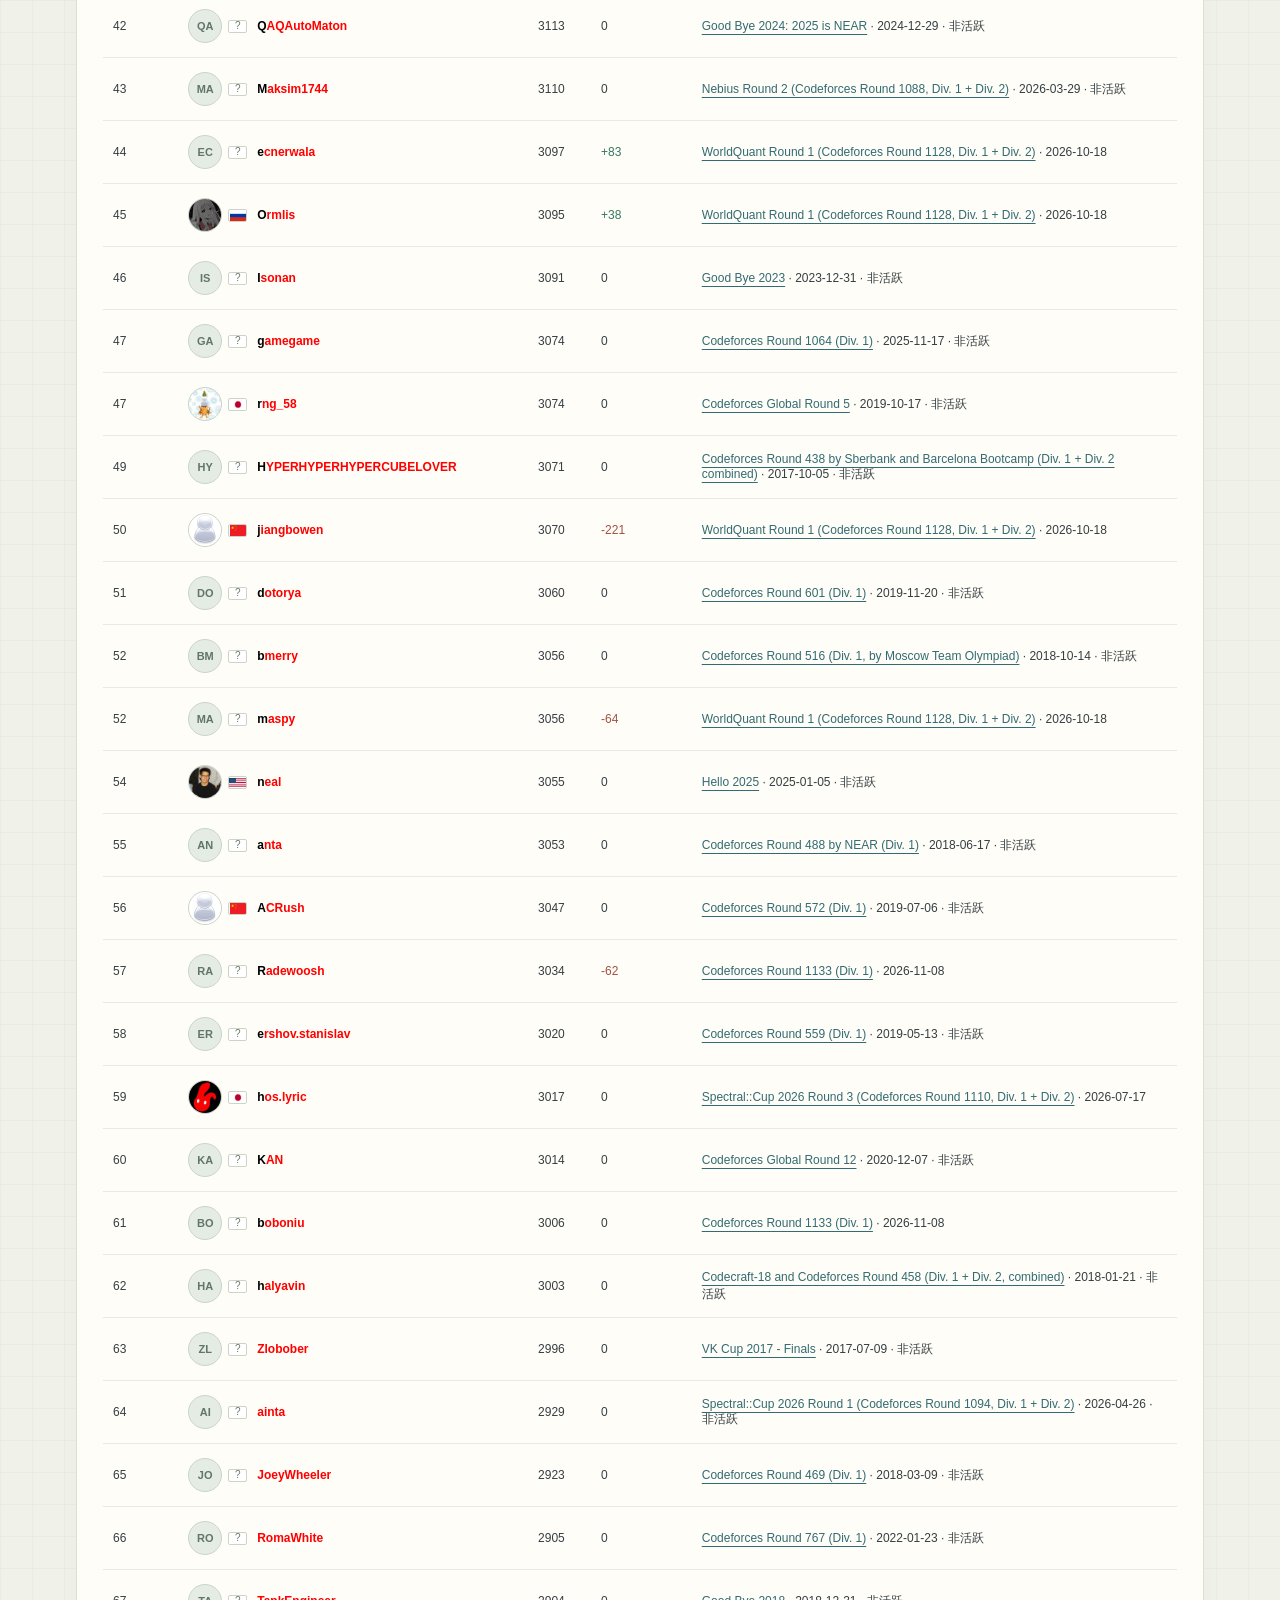
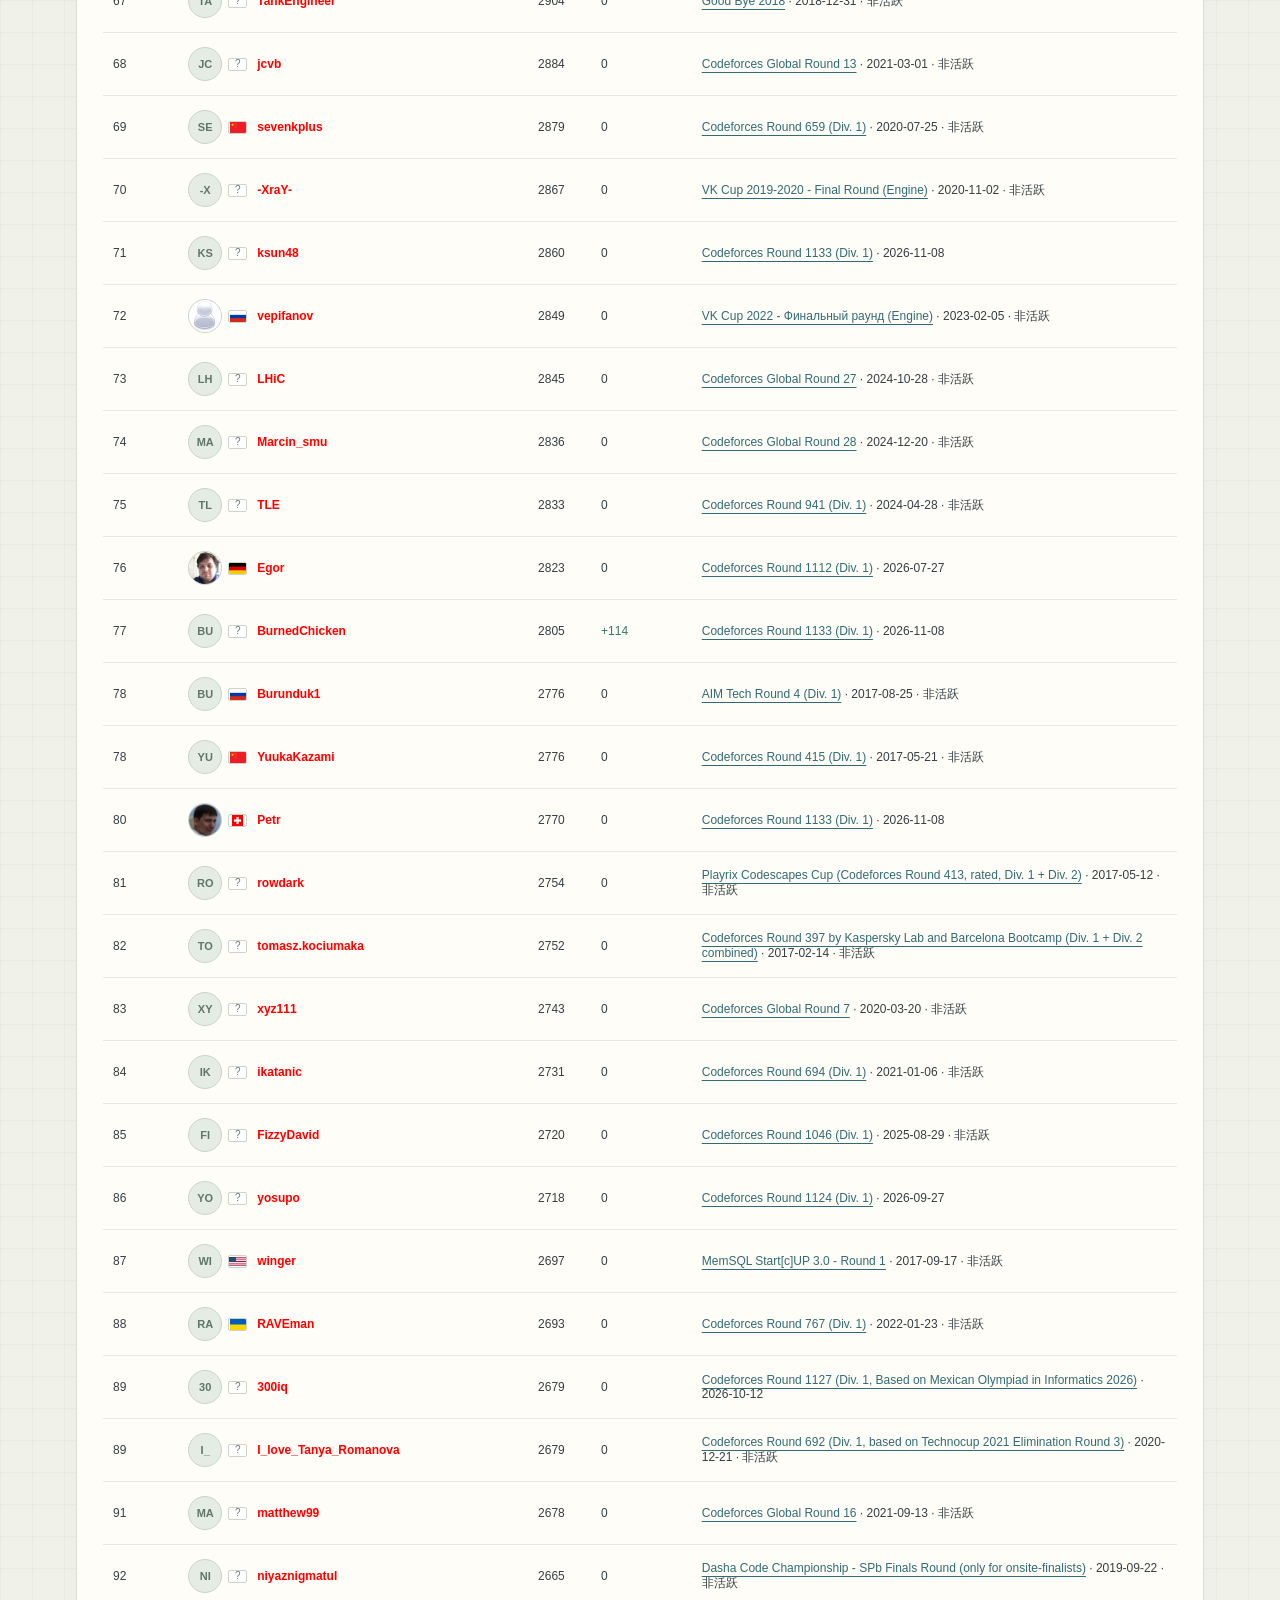
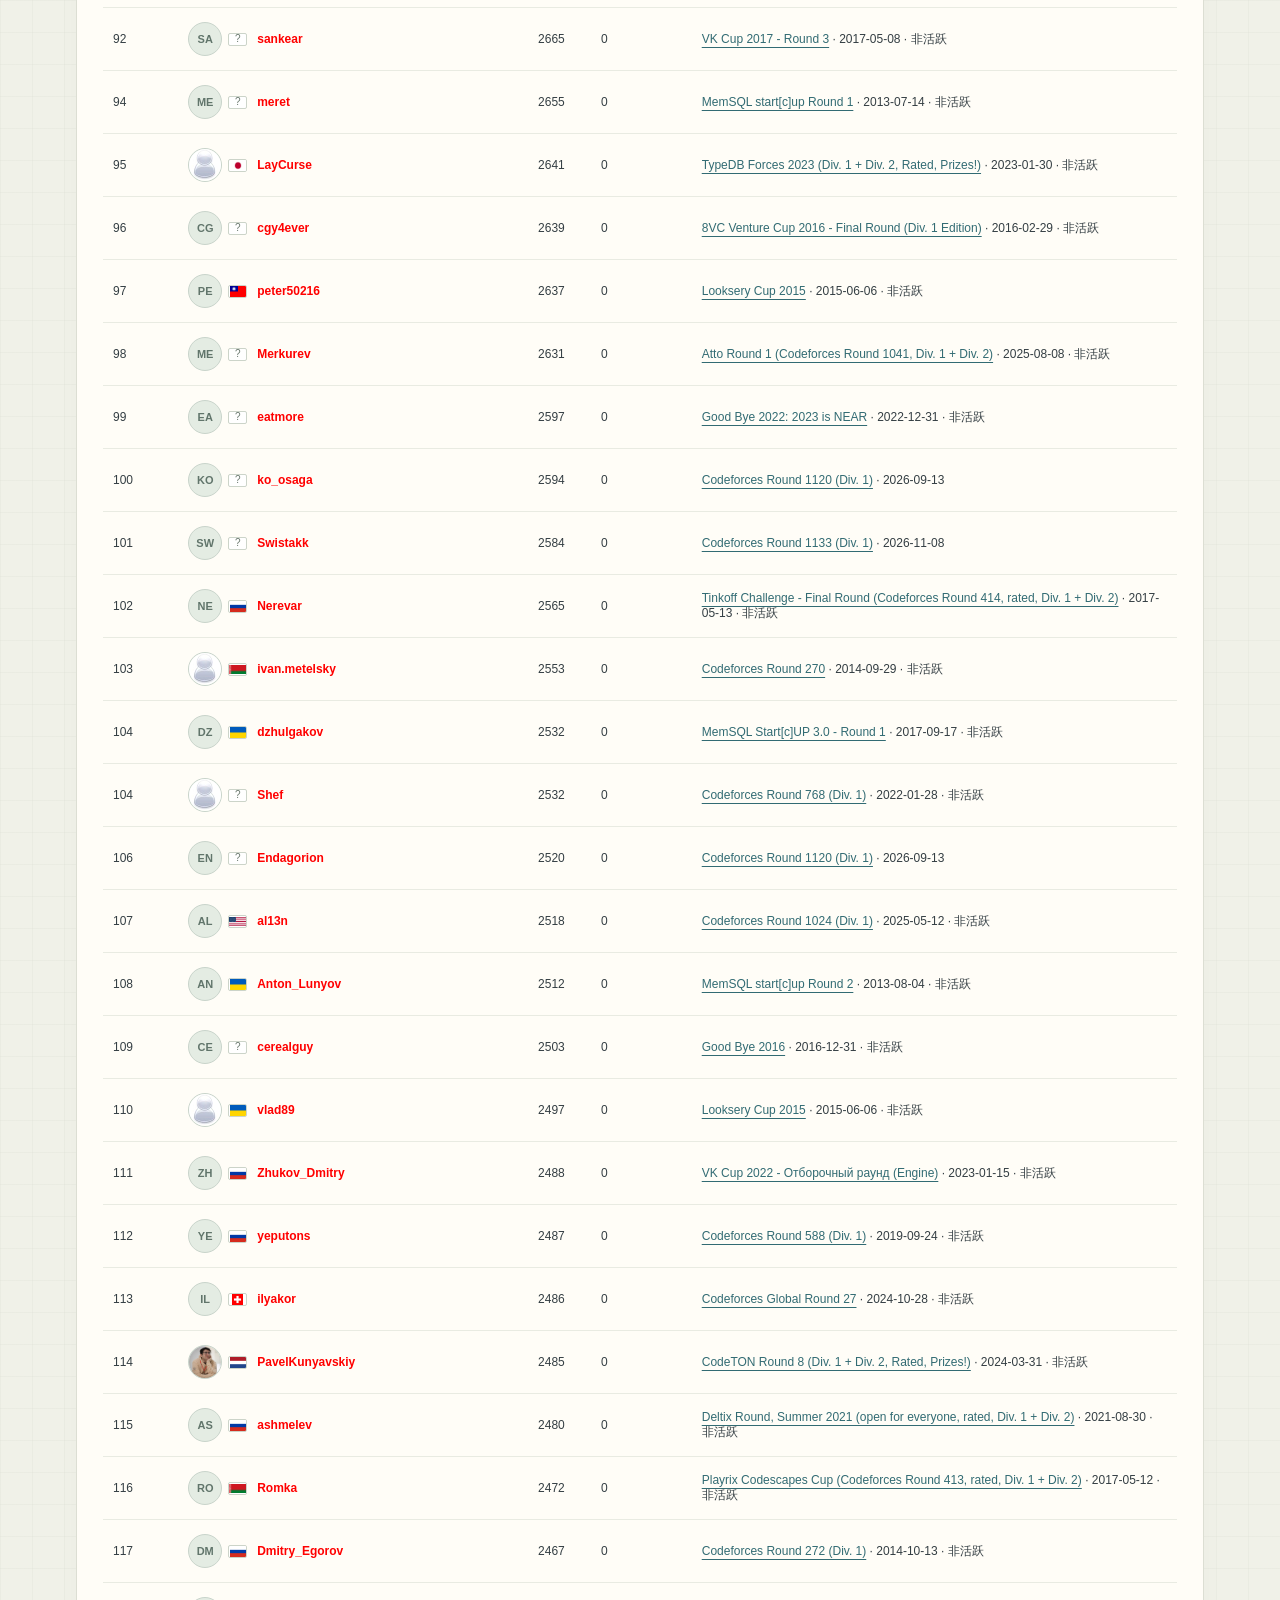
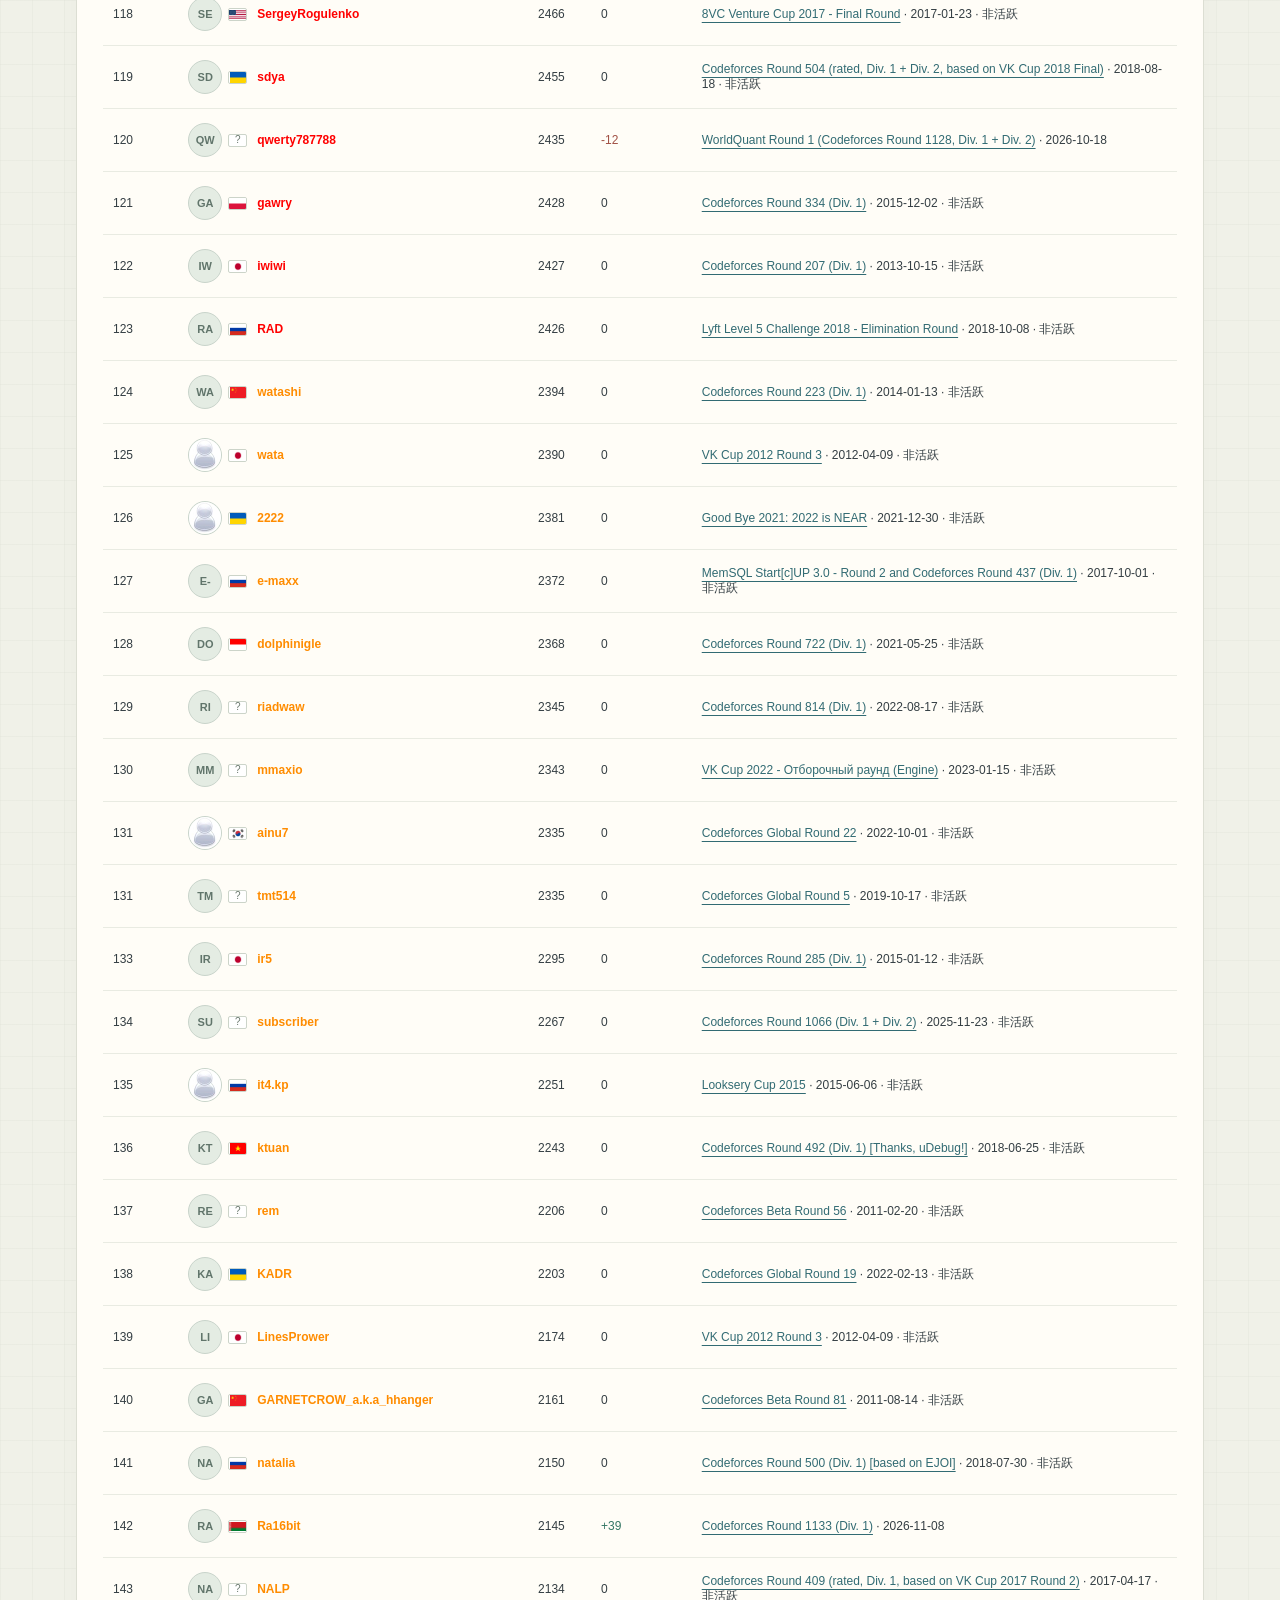
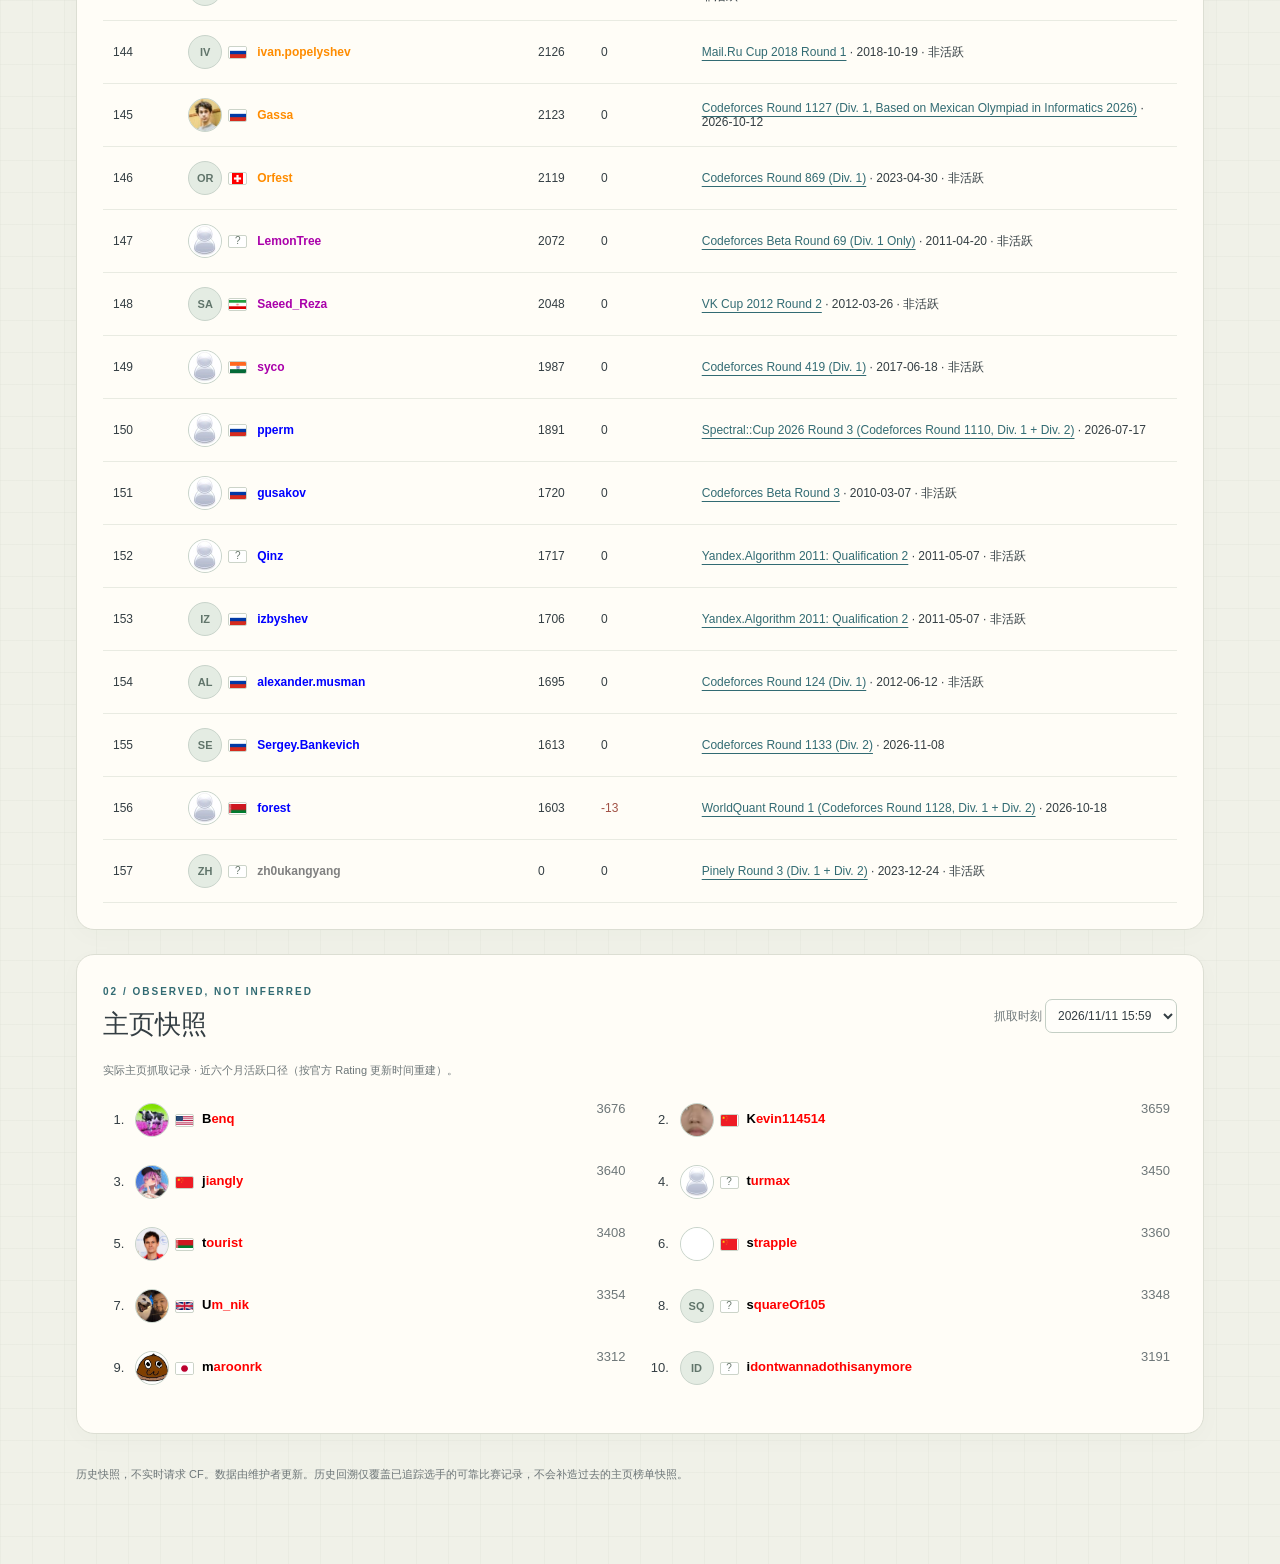
<file: cf-history.html>
<!doctype html>
<html lang="zh-CN">
<head>
  <meta charset="utf-8">
  <meta name="viewport" content="width=device-width, initial-scale=1">
  <title>CF 历史 Rating 档案</title>
  <link rel="stylesheet" href="cf-history.css">
  <script src="cf-history-data.js" defer></script>
  <script src="cf-profiles-data.js" defer></script>
  <script src="cf-history.js" type="module"></script>
</head>
<body>
  <main>
    <nav><a href="index.html">&larr; 返回主页</a><a href="https://codeforces.com/ratings" target="_blank" rel="noopener noreferrer">Codeforces 官方榜单 &nearr;</a></nav>
    <header class="hero archive-header"><h1 class="sr-only">CF 历史 Rating 档案</h1><span class="eyebrow">CODEFORCES / THE RATING ARCHIVE</span><aside><strong><span id="range-days">365</span> <small>DAYS</small></strong><p id="coverage">正在读取本地档案…</p></aside></header>
    <p class="notice">历史曲线与日期榜单展示的是<strong>已追踪选手之间的排名</strong>，不是完整历史全球榜，也不代表已找全所选时段的所有前十选手。可回溯至追踪选手最早的可靠 Rating 记录；没有记录的日期不补造分数。过去 Rating 来自官方 <code>user.rating</code>；真正观察到的主页前十另存于下方“主页快照”。时间统一为 UTC+8。</p>
    <p id="data-status" role="status">尚无历史数据，请先运行 python update_rankings.py。</p>
    <p id="backfill-status" class="notice" hidden></p>
    <section class="workspace" aria-labelledby="timeline-title">
      <div class="section-heading"><div><span class="eyebrow">01 / RATING IN MOTION</span><h2 id="timeline-title" class="sr-only">历史榜单日期与视图</h2></div><div class="options"><label>范围 <select id="period"><option value="30">最近 30 天</option><option value="90">最近 90 天</option><option value="365">最近一年</option><option value="1095">最近三年</option><option value="1825">最近五年</option><option value="all" selected>全部历史</option></select></label><label>视图 <select id="view"><option value="race">动态榜单</option><option value="chart">历史曲线对比</option></select></label><label id="metric-control" hidden>曲线 <select id="metric"><option value="rating">Rating</option><option value="rank">追踪组内排名</option></select></label></div></div>
      <div class="window-controls"><label>曲线显示窗口 <select id="chart-window"><option value="m1">最近 1 个月</option><option value="m3" selected>最近 3 个月</option><option value="m6">最近 6 个月</option><option value="m12">最近 1 年</option><option value="custom">自定义天数</option><option value="full">固定显示回溯范围</option></select></label><label id="custom-window-control" hidden>窗口天数 <input id="custom-window-days" type="number" min="1" max="36500" step="1" value="90" inputmode="numeric" aria-describedby="window-error"></label><span id="window-summary" class="hint"></span></div>
      <p id="window-error" class="window-error" role="alert" hidden>请输入 1 至 36500 的整数天数；修改前的窗口仍然有效。</p>
      <div class="tracking-controls"><label>追踪方式 <select id="tracking-mode"><option value="auto" selected>自动榜单</option><option value="custom">自定义追踪</option></select></label><label>前 <input id="tracking-top-count" type="number" min="1" step="1" value="10" aria-label="榜单人数" aria-describedby="tracking-top-error"> 名</label><span id="tracking-summary" class="hint"></span><span id="tracking-top-error" class="window-error" role="status" hidden></span></div>
      <section id="tracking-picker" class="tracking-picker" aria-label="选择追踪用户" hidden>
        <div class="tracking-toolbar"><label>搜索 ID <input id="tracking-search" type="search" placeholder="输入用户名" autocomplete="off"></label><button id="tracking-current" type="button">选中当前前 10 名</button><button id="tracking-clear" type="button">清空选择</button></div>
        <p class="hint">当前头像与国家／地区资料 · 按最新缓存 Rating 从高到低排序，不随历史播放日期变化。</p>
        <div id="tracking-users" class="tracking-users"></div>
        <p id="tracking-no-results" class="hint" hidden>没有找到匹配的本地用户。</p>
        <div class="tracking-actions"><span id="tracking-count" class="hint" role="status"></span><button id="tracking-apply" type="button">应用选择</button></div>
        <p class="hint">从本地档案中选择用户，点击“应用选择”后同时用于曲线图、条形图和历史对比。上方人数可用于快捷勾选当前前 N 名；自定义模式显示所有已选用户，不受自动榜单人数限制。“只看活跃选手”仍然生效。选择会保存在此浏览器中，暂不支持添加档案以外的 ID。</p>
      </section>
      <details class="series-color-editor">
        <summary>选手颜色设置</summary>
        <div class="series-color-controls">
          <label>选手 ID <input id="series-color-user" type="text" list="series-color-users" placeholder="输入选手 ID" autocomplete="off" spellcheck="false" maxlength="64" aria-describedby="series-color-user-error"></label>
          <datalist id="series-color-users"></datalist>
          <label>颜色 <input id="series-color-picker" type="color" value="#800000"></label>
          <label>色值 <input id="series-color-hex" type="text" value="#800000" maxlength="7" placeholder="#800000" spellcheck="false" aria-describedby="series-color-error"></label>
          <button id="series-color-apply" type="button">应用颜色</button><button id="series-color-reset" type="button">恢复默认</button>
        </div>
        <p id="series-color-user-error" class="window-error" role="status" hidden>请输入本地档案中已有的选手 ID，不区分大小写。</p>
        <p id="series-color-error" class="window-error" role="alert" hidden>请输入 # 加六位十六进制色值，例如 #800000。</p>
        <p id="series-color-status" class="hint" role="status"></p>
        <p class="hint">对自动榜单和自定义追踪都生效，刷新后保留。仅改变曲线、条形和图例，不改变 ID / Rating 等级色或加减分提示色。应用颜色时暂停播放。</p>
      </details>
      <p id="change-contest" class="hint"></p>
      <section id="race-view" class="race-view" data-mode="curve" aria-label="动态 Rating 曲线榜">
        <div class="race-heading"><div><span id="race-eyebrow" class="eyebrow">TRACKED PLAYERS / TOP 10</span><h3 id="curve-title">Codeforces <span>Rating Race</span></h3><p id="race-scope">当前前 10 名 · 掉榜后淡出 · 非历史全球榜</p></div><time id="race-date">----/--/--</time></div>
        <div class="race-view-controls">
          <div class="race-mode-switch" role="group" aria-label="动态榜单图形"><button id="race-mode-curve" type="button" aria-pressed="true">曲线图</button><button id="race-mode-bar" type="button" aria-pressed="false">条形图</button></div>
          <label id="curve-scale-control" class="rating-scale-control">分数上限 <select id="curve-scale" aria-label="曲线图分数上限"><option value="record" selected>本段历史最高</option><option value="current">当前榜单最高</option></select></label>
          <label id="bar-scale-control" class="rating-scale-control" hidden>分数上限 <select id="bar-scale" aria-label="条形图分数上限"><option value="current" selected>当前榜单最高</option><option value="record">本段历史最高</option></select></label>
        </div>
        <div id="race-playback-slot"><div id="playback-controls" class="playback-controls">
          <div class="timeline"><button id="play" type="button" title="空格键：播放 / 暂停" aria-keyshortcuts="Space" disabled>播放</button><input id="day-slider" type="range" min="0" max="0" value="0" aria-label="比赛进度" disabled><label class="date-label">查看日期<input id="day-picker" type="date" disabled></label></div>
          <div class="play-options"><label>播放速度 <select id="play-speed"><option value="2000">0.5×</option><option value="1000" selected>1×</option><option value="500">2×</option></select></label><label><input type="checkbox" id="skip-quiet" checked> <span id="skip-quiet-label">过滤不影响前 10 名的比赛</span></label></div>
        </div></div>
        <div class="race-scale"><span id="bar-contest-title"></span><span id="race-scale-start" hidden>Rating</span><span id="race-scale-end">选手 / Rating / 最近一场变化</span></div>
        <div id="bar-record" class="history-record-content bar-record" aria-label="本段历史最高纪录" hidden><div class="history-record-peak"><span>本段历史最高</span><strong id="bar-record-score"></strong></div><div class="history-record-details"><strong id="bar-record-holder"></strong><span id="bar-record-age"></span><small id="bar-record-note"></small></div></div>
        <div class="race-visual-scroll"><div class="race-visual">
          <svg id="race-shared-chart" class="race-shared-chart" viewBox="0 0 860 640" role="group" aria-labelledby="shared-chart-title shared-chart-description"><title id="shared-chart-title">当前前 10 名选手 Rating 历史曲线</title><desc id="shared-chart-description">共用时间和 Rating 刻度，只显示所选日期排名前 10 的选手，掉榜后曲线和头像卡片淡出，重回前 10 时恢复显示。头像位于曲线终点右侧。比赛竖线可查看详情并打开赛事。开启活跃筛选时，只从活跃选手中取前 10 名。平滑部分只表示趋势。</desc></svg>
          <div id="race-stage" class="race-stage" aria-hidden="true"></div>
        </div></div>
        <p id="race-empty" class="hint" hidden>该日期没有符合条件的记录。</p>
        <div class="race-footer"><span id="race-progress"></span></div>
        <p class="hint">比赛与不活跃退出各占一格；日期仅用于查询和窗口筛选。</p>
        <p id="race-curve-hint" class="hint">“范围”控制可以回放的日期，“显示窗口”控制图中历史长度：起点为所选日期减去窗口大小，终点为所选日期，超出已有档案时从最早记录开始。月份按自然月回退，自定义按天数回退；也可恢复固定回溯范围。窗口同时用于历史曲线对比，不改变当日排名。纵轴上限默认等于“本段历史最高”，也可独立选择“当前榜单最高”，此时较高的历史曲线会被裁切；下限按当前显示选手调整。本段指所选“范围”的起点至当前节点，包含起点已有的 Rating，不会因显示窗口变大而纳入更早的峰值。自定义追踪时只统计所选用户。历史最高模式下，动态破纪录时上限与纪录数字同步过渡，到位后准确等于该节点的历史最高。未参赛日期保持水平，Rating 更新日追加局部过渡；头像跟随终点，缺失时段不连接。</p>
        <p class="hint race-contest-hint">事件等距 · 比赛或退出各占一格。横轴不按现实时间长短分配宽度，同一时刻的事件合并为一个节点。比赛竖线标记分数过渡的中心，升降在竖线两侧平滑完成，其他区间保持水平；竖线是动画位置，真实比赛日期与最终分数不变。默认显示前 10 名，可自定义人数；仅收录影响赛前或赛后所设前 N 名的比赛，包括新人入榜。虚线编号可查看比赛和加减分。开启活跃筛选后，榜内选手失活时有独立的“退出”节点，曲线和头像在该单位内淡出，不再等下一场比赛；同一时刻失活的选手合并退出。比赛导致的掉榜仍在对应比赛节点淡出。</p>
        <p id="race-bar-hint" class="hint" hidden>横条从 0 起算，默认上限等于当前可见榜单最高分，并随播放中的分数更新。也可选择“本段历史最高”，使用所选范围起点至当前节点的最高分，不受显示窗口大小影响。选手信息位于横条左侧。</p>
        <p class="hint">分数旁标注截至所选日期、时间轴最近收录场次的变化：参加该场显示官方新分减旧分，未参加该场或分数未变显示 0，— 表示缺少该场旧分。被过滤的比赛不占用横轴，也不替换当前场次。没有新场次时不重复触发高亮；加分卡片为浅蓝，减分为浅灰，移动和暂停期间保持颜色，到位后淡回正常背景。换位和分数补间仅用于动画，准确数值见下表。头像和旗帜来自当前 CF 公开资料，并非历史资料；国家／地区字段不等同于国籍，未填写时显示问号。</p>
      </section>
      <div id="comparison-playback-slot"></div>
      <div class="chart-wrap" id="chart-view" hidden><svg id="history-chart" viewBox="0 0 1040 340" role="img" aria-labelledby="chart-title chart-description"><title id="chart-title">追踪选手历史曲线</title><desc id="chart-description">选择日期后，可在下方表格读取准确数值。</desc></svg></div>
      <p class="hint" id="chart-hint" hidden>横轴同样按比赛与退出事件等距排列，只展示截至所选日期的历史；比赛节点使用官方分数，任意日期查询使用该日末的已知分数。此对比视图保留阶梯线，动态过渡请使用“动态榜单”。线条颜色区分选手，用户名保留 CF 配色。图例只控制此视图的显示，不改变排名。</p>
      <div id="legend" class="legend" aria-label="选择显示的选手曲线" hidden></div>
      <div class="table-heading"><h3 id="selected-date">当日追踪榜</h3><label><input id="active-only" type="checkbox"> 只看该日近六个月活跃选手</label></div>
      <p id="ranking-summary" class="hint"></p>
      <div class="table-scroll"><table><caption class="sr-only">所选日期的追踪选手排名，非历史全球排名</caption><thead><tr><th scope="col">组内排名</th><th scope="col">选手</th><th scope="col">Rating</th><th scope="col">最近一场变化</th><th scope="col">个人最近计分比赛</th></tr></thead><tbody id="history-rows"></tbody></table></div>
    </section>
    <section class="snapshots" aria-labelledby="snapshot-title"><div class="section-heading"><div><span class="eyebrow">02 / OBSERVED, NOT INFERRED</span><h2 id="snapshot-title">主页快照</h2></div><label>抓取时刻 <select id="snapshot" disabled></select></label></div><p id="snapshot-note" class="hint">只列出实际保存的抓取记录，不补造未抓取日期。</p><ol id="snapshot-rows"></ol></section>
    <footer>历史快照，不实时请求 CF。数据由维护者更新。历史回溯仅覆盖已追踪选手的可靠比赛记录，不会补造过去的主页榜单快照。</footer>
  </main>
</body>
</html>
</file>
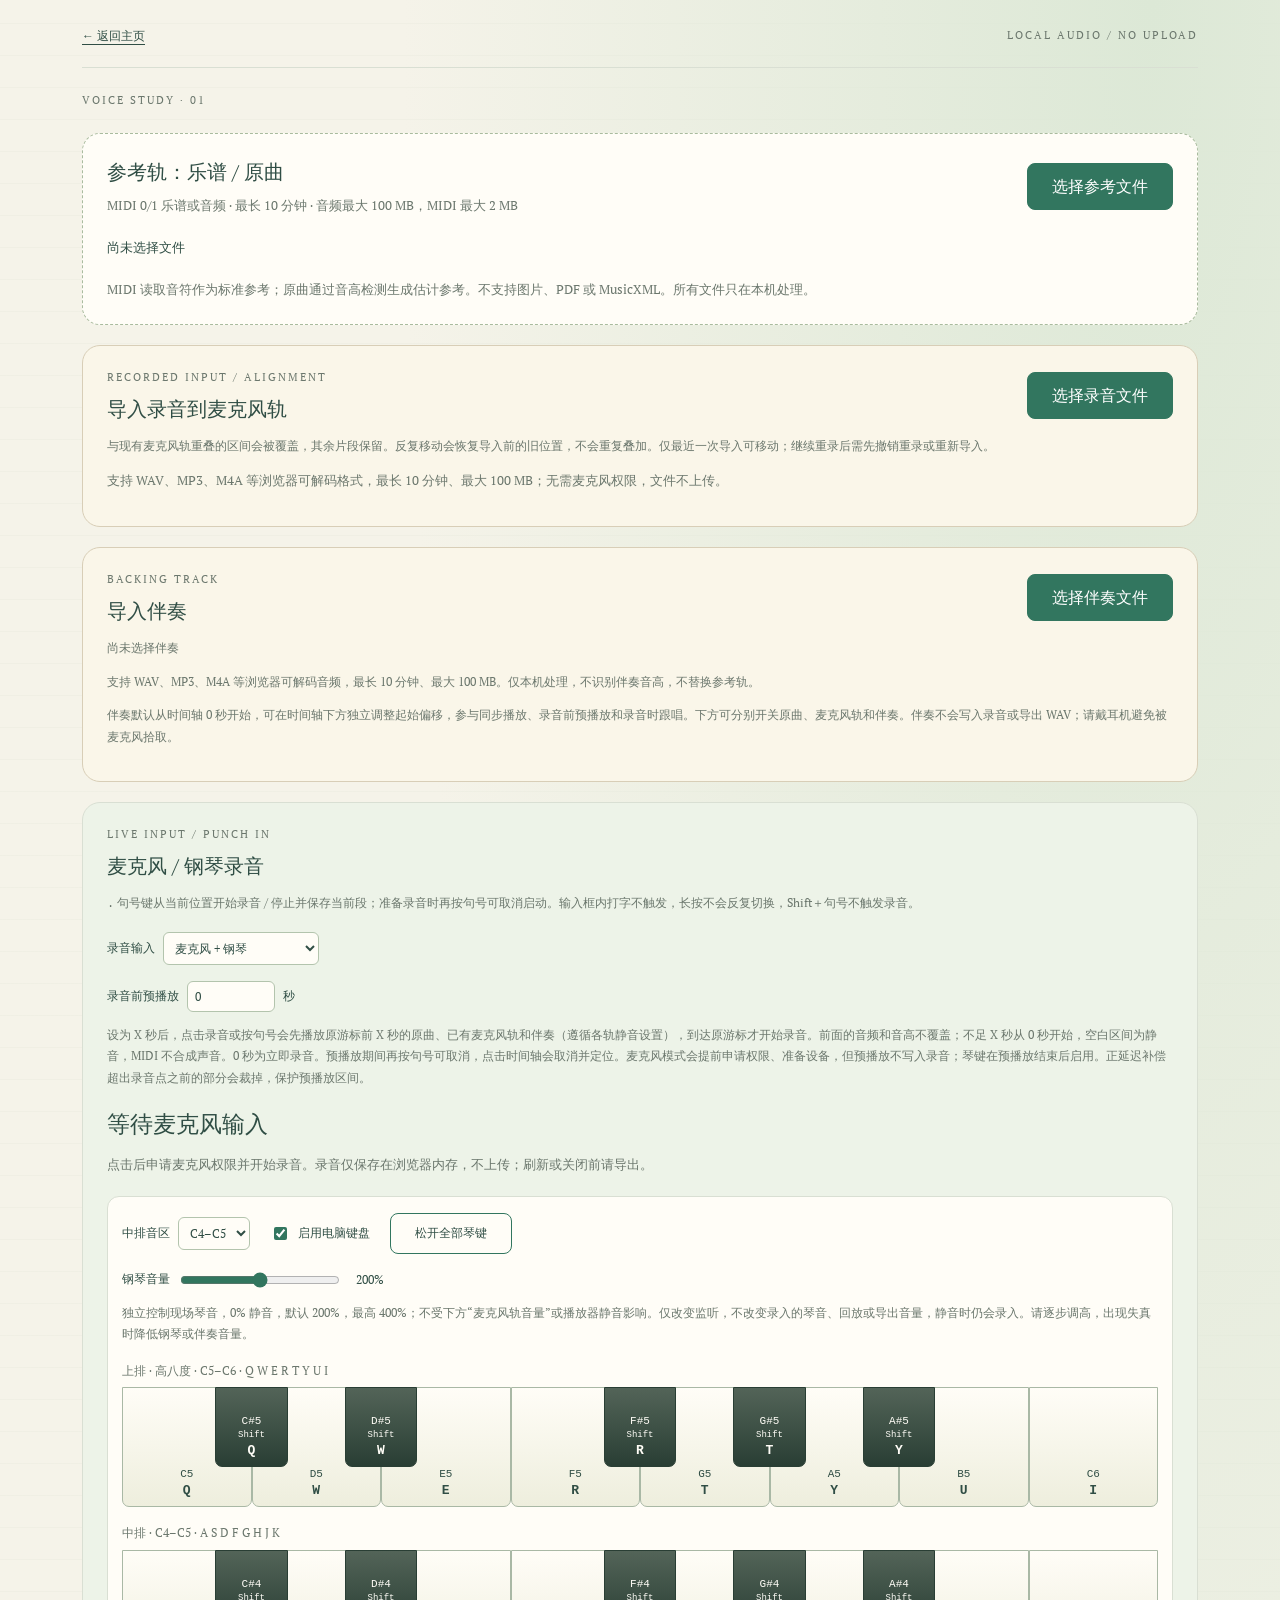
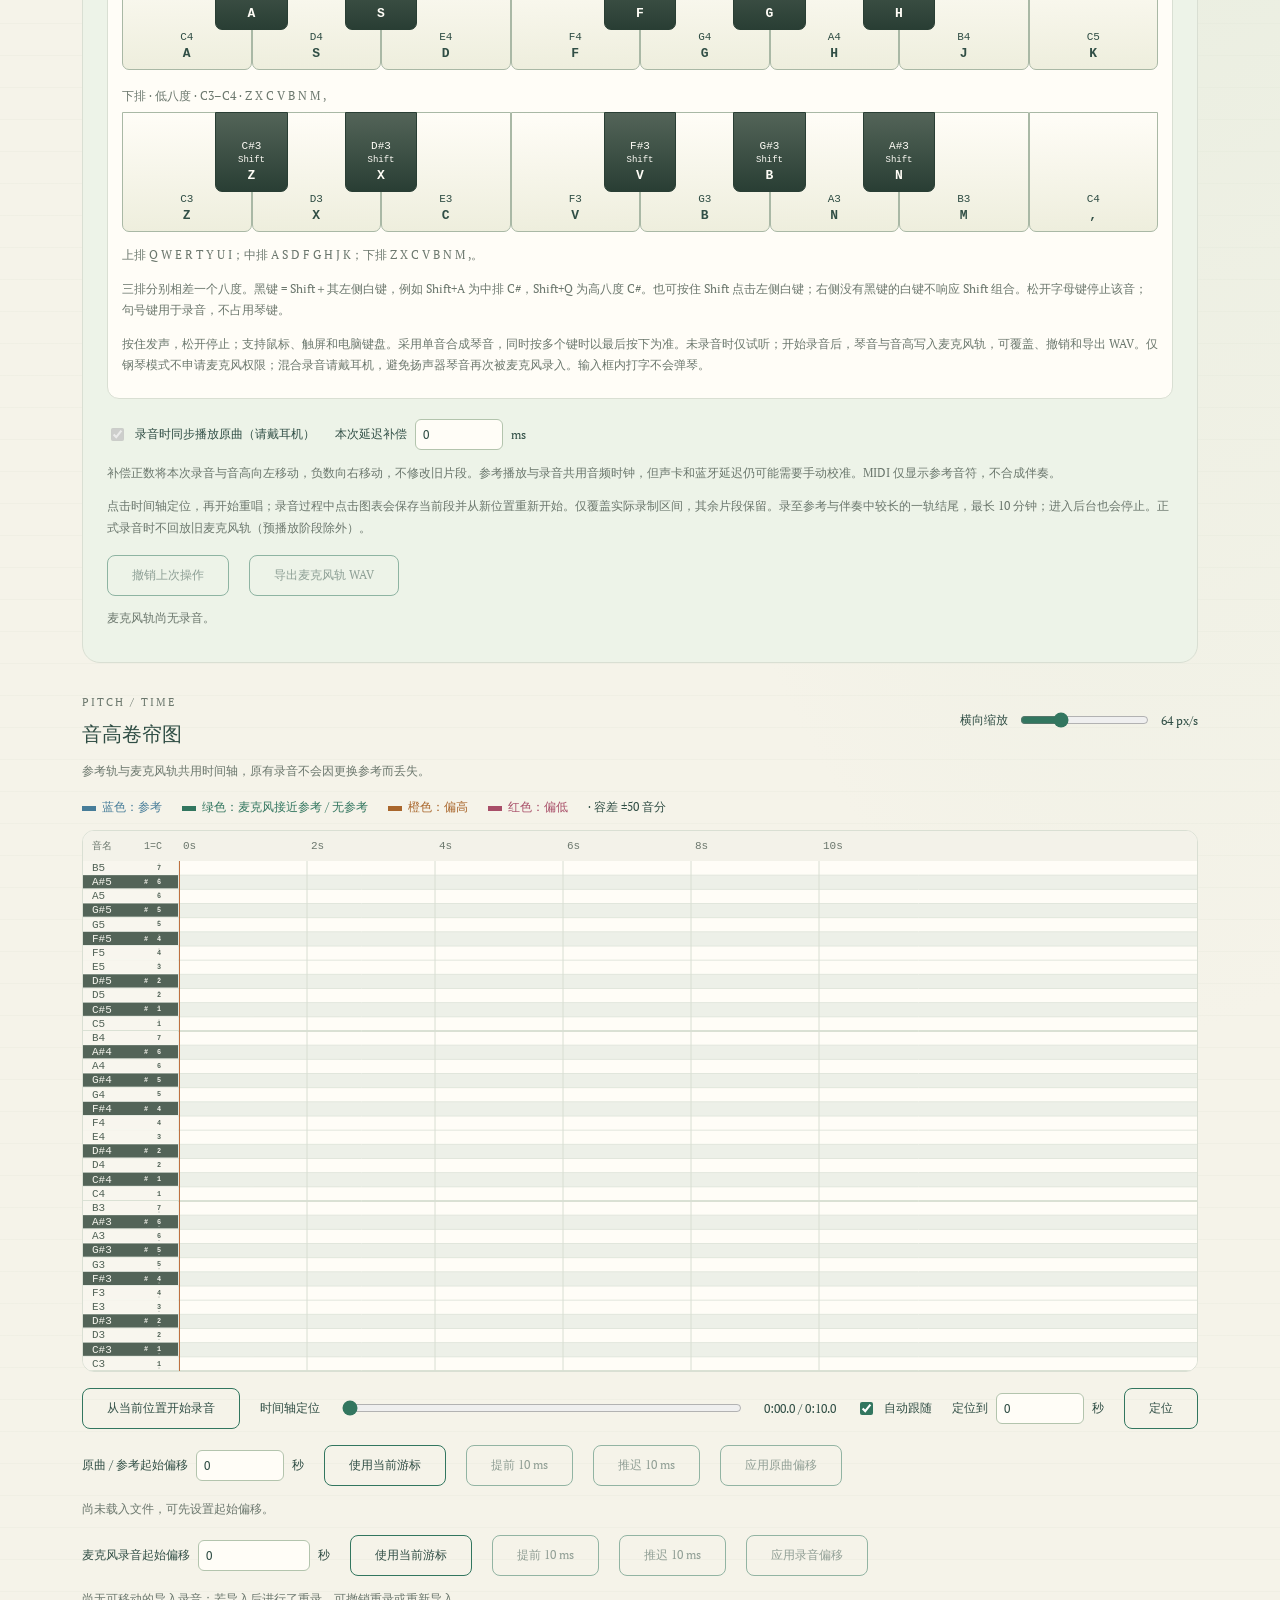
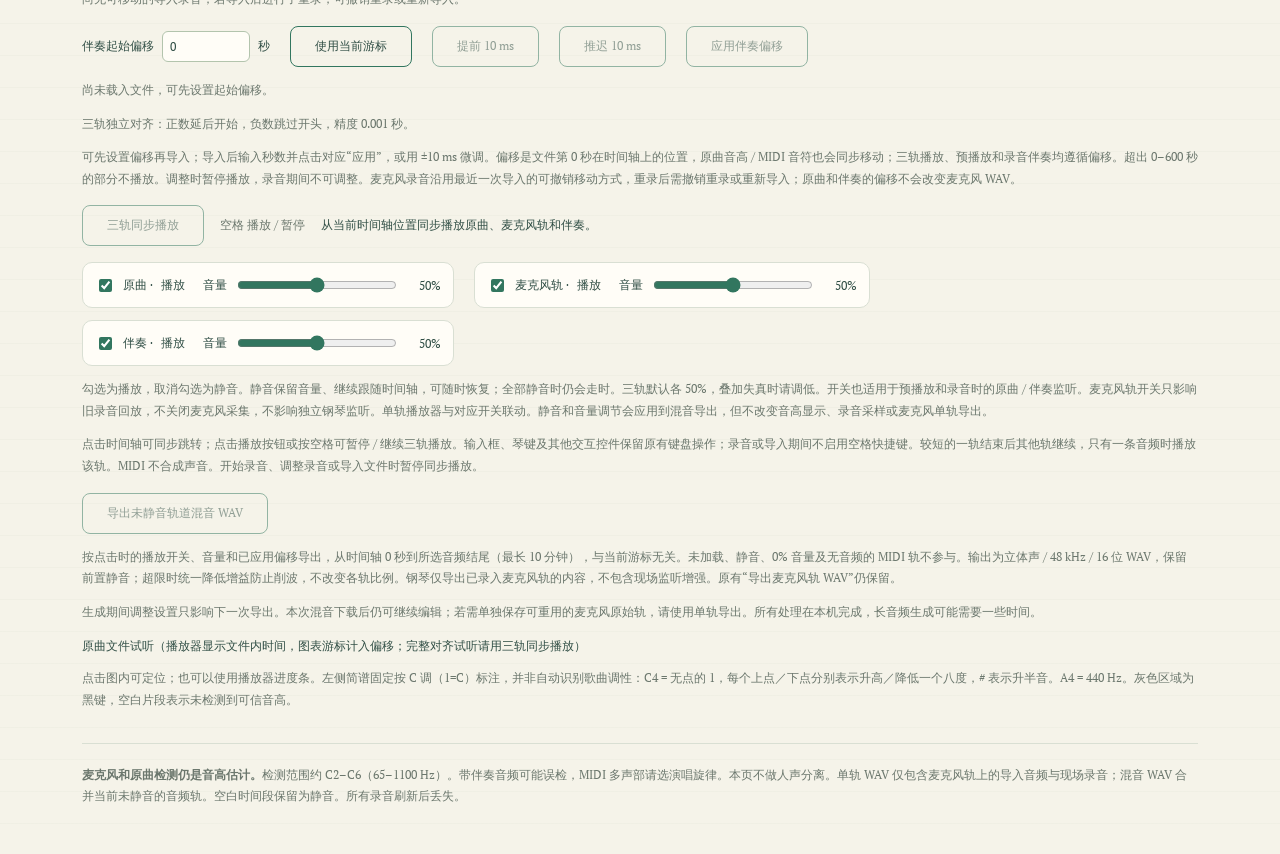
<file: pitch-roll.html>
<!doctype html>
<html lang="zh-CN">
<head>
  <meta charset="utf-8">
  <meta name="viewport" content="width=device-width, initial-scale=1">
  <title>唱歌音高 · 卷帘图</title>
  <link rel="stylesheet" href="pitch-roll.css">
  <script type="module" src="pitch-roll.js"></script>
</head>
<body>
  <main>
    <nav><a href="index.html">&larr; 返回主页</a><span>LOCAL AUDIO / NO UPLOAD</span></nav>
    <header><p class="eyebrow">VOICE STUDY · 01</p></header>
    <section class="input-panel" aria-labelledby="input-title">
      <div><h2 id="input-title">参考轨：乐谱 / 原曲</h2><p>MIDI 0/1 乐谱或音频 · 最长 10 分钟 · 音频最大 100 MB，MIDI 最大 2 MB</p></div>
      <label class="file-picker">选择参考文件<input id="audio-file" type="file" accept="audio/*,.wav,.mp3,.m4a,.ogg,.flac,.mid,.midi" aria-label="选择参考音频或 MIDI"></label>
      <button id="cancel" type="button" hidden>取消分析</button>
      <p id="file-name">尚未选择文件</p>
      <progress id="progress" max="1" value="0" aria-label="音高分析进度" hidden></progress>
      <p id="status" role="status">MIDI 读取音符作为标准参考；原曲通过音高检测生成估计参考。不支持图片、PDF 或 MusicXML。所有文件只在本机处理。</p>
      <label id="midi-track-controls" hidden>旋律声部 <select id="midi-track" aria-label="选择 MIDI 旋律声部"></select></label>
    </section>
    <section class="recording-import" aria-labelledby="recording-import-title">
      <div class="microphone-heading"><div><p class="eyebrow">RECORDED INPUT / ALIGNMENT</p><h2 id="recording-import-title">导入录音到麦克风轨</h2></div><label class="file-picker">选择录音文件<input id="recording-file" type="file" accept="audio/*,.wav,.mp3,.m4a,.ogg,.flac" aria-label="导入麦克风轨录音文件"></label></div>
      <p class="hint">与现有麦克风轨重叠的区间会被覆盖，其余片段保留。反复移动会恢复导入前的旧位置，不会重复叠加。仅最近一次导入可移动；继续重录后需先撤销重录或重新导入。</p>
      <button id="recording-cancel" type="button" hidden>取消录音导入</button><progress id="recording-progress" max="1" value="0" aria-label="导入录音音高分析进度" hidden></progress>
      <p id="recording-import-status" role="status">支持 WAV、MP3、M4A 等浏览器可解码格式，最长 10 分钟、最大 100 MB；无需麦克风权限，文件不上传。</p>
    </section>
    <section class="recording-import accompaniment-panel" aria-labelledby="accompaniment-title">
      <div class="microphone-heading"><div><p class="eyebrow">BACKING TRACK</p><h2 id="accompaniment-title">导入伴奏</h2></div><label class="file-picker">选择伴奏文件<input id="accompaniment-file" type="file" accept="audio/*,.wav,.mp3,.m4a,.ogg,.flac" aria-label="导入独立伴奏音频"></label></div>
      <p id="accompaniment-name" class="hint">尚未选择伴奏</p>
      <button id="accompaniment-cancel" type="button" hidden>取消伴奏导入</button><progress id="accompaniment-progress" max="1" value="0" aria-label="伴奏载入进度" hidden></progress>
      <p id="accompaniment-status" class="hint" role="status">支持 WAV、MP3、M4A 等浏览器可解码音频，最长 10 分钟、最大 100 MB。仅本机处理，不识别伴奏音高，不替换参考轨。</p>
      <p class="hint">伴奏默认从时间轴 0 秒开始，可在时间轴下方独立调整起始偏移，参与同步播放、录音前预播放和录音时跟唱。下方可分别开关原曲、麦克风轨和伴奏。伴奏不会写入录音或导出 WAV；请戴耳机避免被麦克风拾取。</p>
    </section>
    <section class="microphone-panel" aria-labelledby="microphone-title">
      <div class="microphone-heading"><div><p class="eyebrow">LIVE INPUT / PUNCH IN</p><h2 id="microphone-title">麦克风 / 钢琴录音</h2></div></div>
      <p class="hint"><kbd>.</kbd> 句号键从当前位置开始录音 / 停止并保存当前段；准备录音时再按句号可取消启动。输入框内打字不触发，长按不会反复切换，Shift＋句号不触发录音。</p>
      <div class="record-options"><label>录音输入 <select id="recording-input" aria-label="录音输入"><option value="microphone">麦克风 + 钢琴</option><option value="piano">仅钢琴（无需麦克风）</option></select></label></div>
      <div class="record-options"><label>录音前预播放 <input id="preroll-seconds" type="number" min="0" max="600" step="0.1" value="0" aria-label="录音前预播放秒数"> 秒</label></div>
      <p class="hint">设为 X 秒后，点击录音或按句号会先播放原游标前 X 秒的原曲、已有麦克风轨和伴奏（遵循各轨静音设置），到达原游标才开始录音。前面的音频和音高不覆盖；不足 X 秒从 0 秒开始，空白区间为静音，MIDI 不合成声音。0 秒为立即录音。预播放期间再按句号可取消，点击时间轴会取消并定位。麦克风模式会提前申请权限、准备设备，但预播放不写入录音；琴键在预播放结束后启用。正延迟补偿超出录音点之前的部分会裁掉，保护预播放区间。</p>
      <output id="microphone-pitch" aria-live="off">等待麦克风输入</output>
      <p id="microphone-status" role="status">点击后申请麦克风权限并开始录音。录音仅保存在浏览器内存，不上传；刷新或关闭前请导出。</p>
      <div class="piano-panel" role="group" aria-label="钢琴键盘">
        <div class="record-options"><label>中排音区 <select id="piano-octave" aria-label="钢琴中排音区"><option value="48">C3–C4</option><option value="60" selected>C4–C5</option></select></label><label><input id="piano-keyboard" type="checkbox" checked> 启用电脑键盘</label><button id="piano-release" type="button">松开全部琴键</button></div>
        <div class="record-options playback-volumes"><label>钢琴音量 <input id="piano-volume" type="range" min="0" max="400" step="10" value="200" aria-label="独立钢琴监听音量"><output id="piano-volume-value" for="piano-volume">200%</output></label></div>
        <p class="hint">独立控制现场琴音，0% 静音，默认 200%，最高 400%；不受下方“麦克风轨音量”或播放器静音影响。仅改变监听，不改变录入的琴音、回放或导出音量，静音时仍会录入。请逐步调高，出现失真时降低钢琴或伴奏音量。</p>
        <p id="piano-high-label" class="piano-row-label"></p>
        <div id="piano-high-keys" class="piano-keys" role="group" aria-labelledby="piano-high-label"></div>
        <p id="piano-middle-label" class="piano-row-label"></p>
        <div id="piano-keys" class="piano-keys" role="group" aria-labelledby="piano-middle-label"></div>
        <p id="piano-low-label" class="piano-row-label"></p>
        <div id="piano-low-keys" class="piano-keys" role="group" aria-labelledby="piano-low-label"></div>
        <p id="piano-status" class="hint" role="status">上排 Q W E R T Y U I；中排 A S D F G H J K；下排 Z X C V B N M ,。</p>
        <p class="hint">三排分别相差一个八度。黑键 = Shift＋其左侧白键，例如 Shift+A 为中排 C#，Shift+Q 为高八度 C#。也可按住 Shift 点击左侧白键；右侧没有黑键的白键不响应 Shift 组合。松开字母键停止该音；句号键用于录音，不占用琴键。</p>
        <p class="hint">按住发声，松开停止；支持鼠标、触屏和电脑键盘。采用单音合成琴音，同时按多个键时以最后按下为准。未录音时仅试听；开始录音后，琴音与音高写入麦克风轨，可覆盖、撤销和导出 WAV。仅钢琴模式不申请麦克风权限；混合录音请戴耳机，避免扬声器琴音再次被麦克风录入。输入框内打字不会弹琴。</p>
      </div>
      <div class="record-options"><label><input id="play-reference" type="checkbox" checked> 录音时同步播放原曲（请戴耳机）</label><label>本次延迟补偿 <input id="latency" type="number" min="-1000" max="1000" step="10" value="0" aria-label="本次录音延迟补偿毫秒"> ms</label></div>
      <p class="hint">补偿正数将本次录音与音高向左移动，负数向右移动，不修改旧片段。参考播放与录音共用音频时钟，但声卡和蓝牙延迟仍可能需要手动校准。MIDI 仅显示参考音符，不合成伴奏。</p>
      <p class="hint">点击时间轴定位，再开始重唱；录音过程中点击图表会保存当前段并从新位置重新开始。仅覆盖实际录制区间，其余片段保留。录至参考与伴奏中较长的一轨结尾，最长 10 分钟；进入后台也会停止。正式录音时不回放旧麦克风轨（预播放阶段除外）。</p>
      <div class="record-actions"><button id="undo-take" type="button" disabled>撤销上次操作</button><button id="export-recording" type="button" disabled>导出麦克风轨 WAV</button></div>
      <p id="recording-summary" role="status">麦克风轨尚无录音。</p>
      <audio id="recording-player" controls preload="metadata" aria-label="麦克风录音回放" hidden></audio>
    </section>
    <section class="roll-panel" aria-labelledby="roll-title">
      <div class="roll-heading"><div><p class="eyebrow">PITCH / TIME</p><h2 id="roll-title">音高卷帘图</h2></div><label>横向缩放 <input id="zoom" type="range" min="24" max="160" value="64" aria-label="横向缩放"><output id="zoom-value">64 px/s</output></label></div>
      <p id="summary">参考轨与麦克风轨共用时间轴，原有录音不会因更换参考而丢失。</p>
      <p class="track-legend"><span class="reference-key">蓝色：参考</span><span class="matching-key">绿色：麦克风接近参考 / 无参考</span><span class="high-key">橙色：偏高</span><span class="low-key">红色：偏低</span> · 容差 ±50 音分</p>
      <div id="roll-scroll" tabindex="0" role="region" aria-label="音高卷帘图，可横向滚动，点击图内定位播放">
        <div id="roll-stage"><canvas id="roll" role="img" aria-label="尚无音高数据">音高卷帘图需要支持 Canvas 的浏览器。</canvas></div>
      </div>
      <div class="timeline-controls"><button id="microphone-toggle" type="button" aria-pressed="false" aria-describedby="microphone-status" aria-keyshortcuts="." title="句号键：从当前位置开始 / 停止并保存录音">从当前位置开始录音</button><label for="timeline">时间轴定位</label><input id="timeline" type="range" min="0" max="10" step="0.01" value="0"><output id="position">0:00.0 / 0:10.0</output><label><input id="follow" type="checkbox" checked> 自动跟随</label><label>定位到 <input id="seek-seconds" type="number" min="0" max="600" step="0.01" value="0"> 秒</label><button id="seek-go" type="button">定位</button></div>
      <div class="record-options"><label>原曲 / 参考起始偏移 <input id="reference-start" type="number" min="-600" max="600" step="0.001" value="0" aria-label="原曲起始偏移秒"> 秒</label><button id="reference-use-cursor" type="button">使用当前游标</button><button id="reference-earlier" type="button" disabled>提前 10 ms</button><button id="reference-later" type="button" disabled>推迟 10 ms</button><button id="reference-apply" type="button" disabled>应用原曲偏移</button></div>
      <p id="reference-placement" class="hint">尚未载入参考文件。</p>
      <div class="record-options"><label>麦克风录音起始偏移 <input id="import-start" type="number" min="-600" max="600" step="0.001" value="0" aria-label="导入录音起始时间秒"> 秒</label><button id="import-use-cursor" type="button">使用当前游标</button><button id="import-earlier" type="button" disabled>提前 10 ms</button><button id="import-later" type="button" disabled>推迟 10 ms</button><button id="import-apply" type="button" disabled>应用录音偏移</button></div>
      <p id="placement-note" class="hint">尚无可移动的导入录音。</p>
      <div class="record-options"><label>伴奏起始偏移 <input id="accompaniment-start" type="number" min="-600" max="600" step="0.001" value="0" aria-label="伴奏起始偏移秒"> 秒</label><button id="accompaniment-use-cursor" type="button">使用当前游标</button><button id="accompaniment-earlier" type="button" disabled>提前 10 ms</button><button id="accompaniment-later" type="button" disabled>推迟 10 ms</button><button id="accompaniment-apply" type="button" disabled>应用伴奏偏移</button></div>
      <p id="accompaniment-placement" class="hint">尚未载入伴奏文件。</p>
      <p id="alignment-status" class="hint" role="status">三轨独立对齐：正数延后开始，负数跳过开头，精度 0.001 秒。</p>
      <p class="hint">可先设置偏移再导入；导入后输入秒数并点击对应“应用”，或用 ±10 ms 微调。偏移是文件第 0 秒在时间轴上的位置，原曲音高 / MIDI 音符也会同步移动；三轨播放、预播放和录音伴奏均遵循偏移。超出 0–600 秒的部分不播放。调整时暂停播放，录音期间不可调整。麦克风录音沿用最近一次导入的可撤销移动方式，重录后需撤销重录或重新导入；原曲和伴奏的偏移不会改变麦克风 WAV。</p>
      <div class="transport"><button id="dual-play" type="button" aria-pressed="false" aria-describedby="dual-status" aria-keyshortcuts="Space" title="空格：播放 / 暂停" disabled>三轨同步播放</button><span class="hint"><kbd>空格</kbd> 播放 / 暂停</span><span id="dual-status" role="status">从当前时间轴位置同步播放原曲、麦克风轨和伴奏。</span></div>
      <div class="record-options playback-volumes" role="group" aria-label="监听与回放音量">
        <div class="track-mixer"><label><input id="reference-enabled" type="checkbox" checked aria-label="播放原曲轨"> 原曲 · <span id="reference-state">播放</span></label><label>音量 <input id="reference-volume" type="range" min="0" max="100" step="1" value="50" aria-label="原曲监听与回放音量"><output id="reference-volume-value" for="reference-volume">50%</output></label></div>
        <div class="track-mixer"><label><input id="recording-enabled" type="checkbox" checked aria-label="播放麦克风轨"> 麦克风轨 · <span id="recording-state">播放</span></label><label>音量 <input id="recording-volume" type="range" min="0" max="100" step="1" value="50" aria-label="麦克风轨回放音量"><output id="recording-volume-value" for="recording-volume">50%</output></label></div>
        <div class="track-mixer"><label><input id="accompaniment-enabled" type="checkbox" checked aria-label="播放伴奏轨"> 伴奏 · <span id="accompaniment-state">播放</span></label><label>音量 <input id="accompaniment-volume" type="range" min="0" max="100" step="1" value="50" aria-label="伴奏监听与回放音量"><output id="accompaniment-volume-value" for="accompaniment-volume">50%</output></label></div>
      </div>
      <p class="hint">勾选为播放，取消勾选为静音。静音保留音量、继续跟随时间轴，可随时恢复；全部静音时仍会走时。三轨默认各 50%，叠加失真时请调低。开关也适用于预播放和录音时的原曲 / 伴奏监听。麦克风轨开关只影响旧录音回放，不关闭麦克风采集，不影响独立钢琴监听。单轨播放器与对应开关联动。静音和音量调节会应用到混音导出，但不改变音高显示、录音采样或麦克风单轨导出。</p>
      <p class="hint">点击时间轴可同步跳转；点击播放按钮或按空格可暂停 / 继续三轨播放。输入框、琴键及其他交互控件保留原有键盘操作；录音或导入期间不启用空格快捷键。较短的一轨结束后其他轨继续，只有一条音频时播放该轨。MIDI 不合成声音。开始录音、调整录音或导入文件时暂停同步播放。</p>
      <div class="record-actions"><button id="export-mix" type="button" disabled>导出未静音轨道混音 WAV</button><a id="mix-download" download="mixed-tracks.wav" hidden>下载本次混音</a></div>
      <progress id="mix-progress" max="1" value="0" aria-label="混音导出进度" hidden></progress>
      <p id="mix-export-status" class="hint" role="status">按点击时的播放开关、音量和已应用偏移导出，从时间轴 0 秒到所选音频结尾（最长 10 分钟），与当前游标无关。未加载、静音、0% 音量及无音频的 MIDI 轨不参与。输出为立体声 / 48 kHz / 16 位 WAV，保留前置静音；超限时统一降低增益防止削波，不改变各轨比例。钢琴仅导出已录入麦克风轨的内容，不包含现场监听增强。原有“导出麦克风轨 WAV”仍保留。</p>
      <p class="hint">生成期间调整设置只影响下一次导出。本次混音下载后仍可继续编辑；若需单独保存可重用的麦克风原始轨，请使用单轨导出。所有处理在本机完成，长音频生成可能需要一些时间。</p>
      <div class="transport"><span>原曲文件试听（播放器显示文件内时间，图表游标计入偏移；完整对齐试听请用三轨同步播放）</span><audio id="player" controls preload="metadata" aria-label="原音频播放" hidden></audio></div>
      <p class="hint">点击图内可定位；也可以使用播放器进度条。左侧简谱固定按 C 调（1=C）标注，并非自动识别歌曲调性：C4 = 无点的 1，每个上点／下点分别表示升高／降低一个八度，# 表示升半音。A4 = 440 Hz。灰色区域为黑键，空白片段表示未检测到可信音高。</p>
    </section>
    <footer><strong>麦克风和原曲检测仍是音高估计。</strong>检测范围约 C2–C6（65–1100 Hz）。带伴奏音频可能误检，MIDI 多声部请选演唱旋律。本页不做人声分离。单轨 WAV 仅包含麦克风轨上的导入音频与现场录音；混音 WAV 合并当前未静音的音频轨。空白时间段保留为静音。所有录音刷新后丢失。</footer>
  </main>
</body>
</html>
</file>
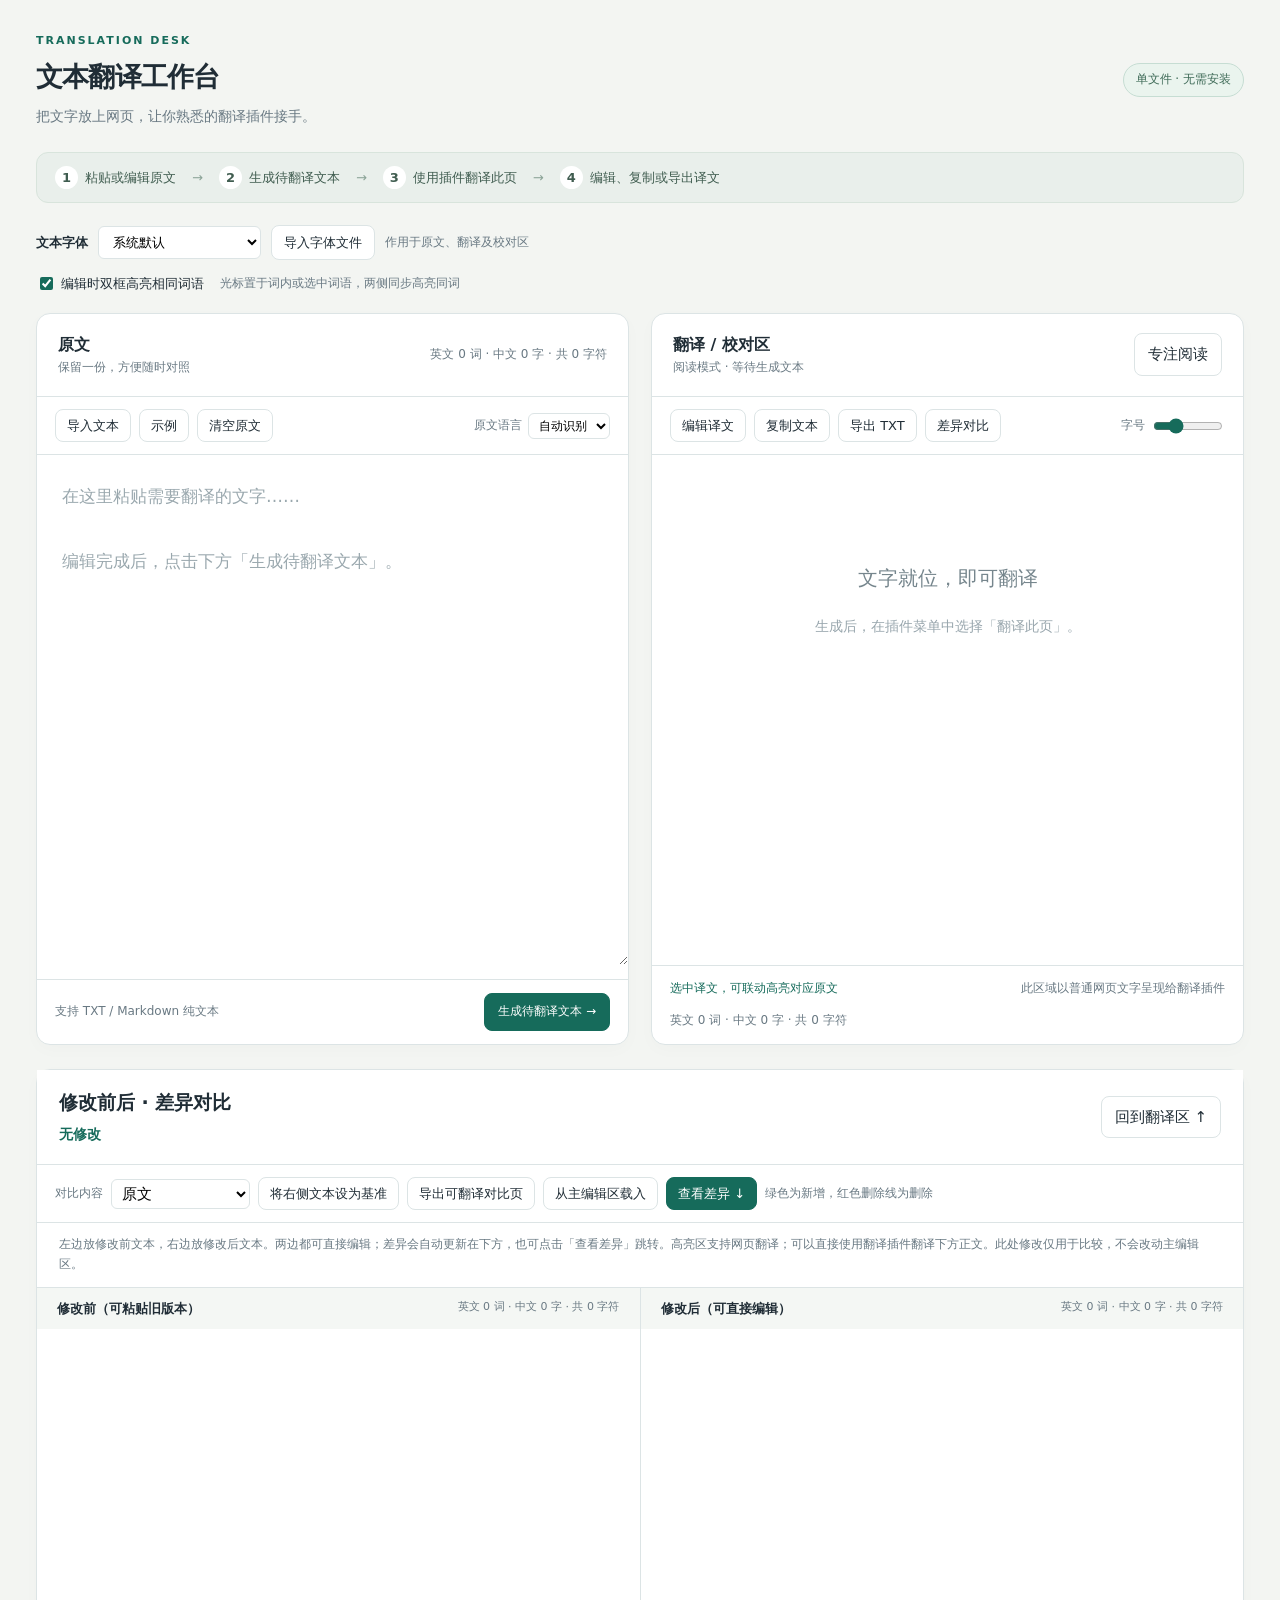
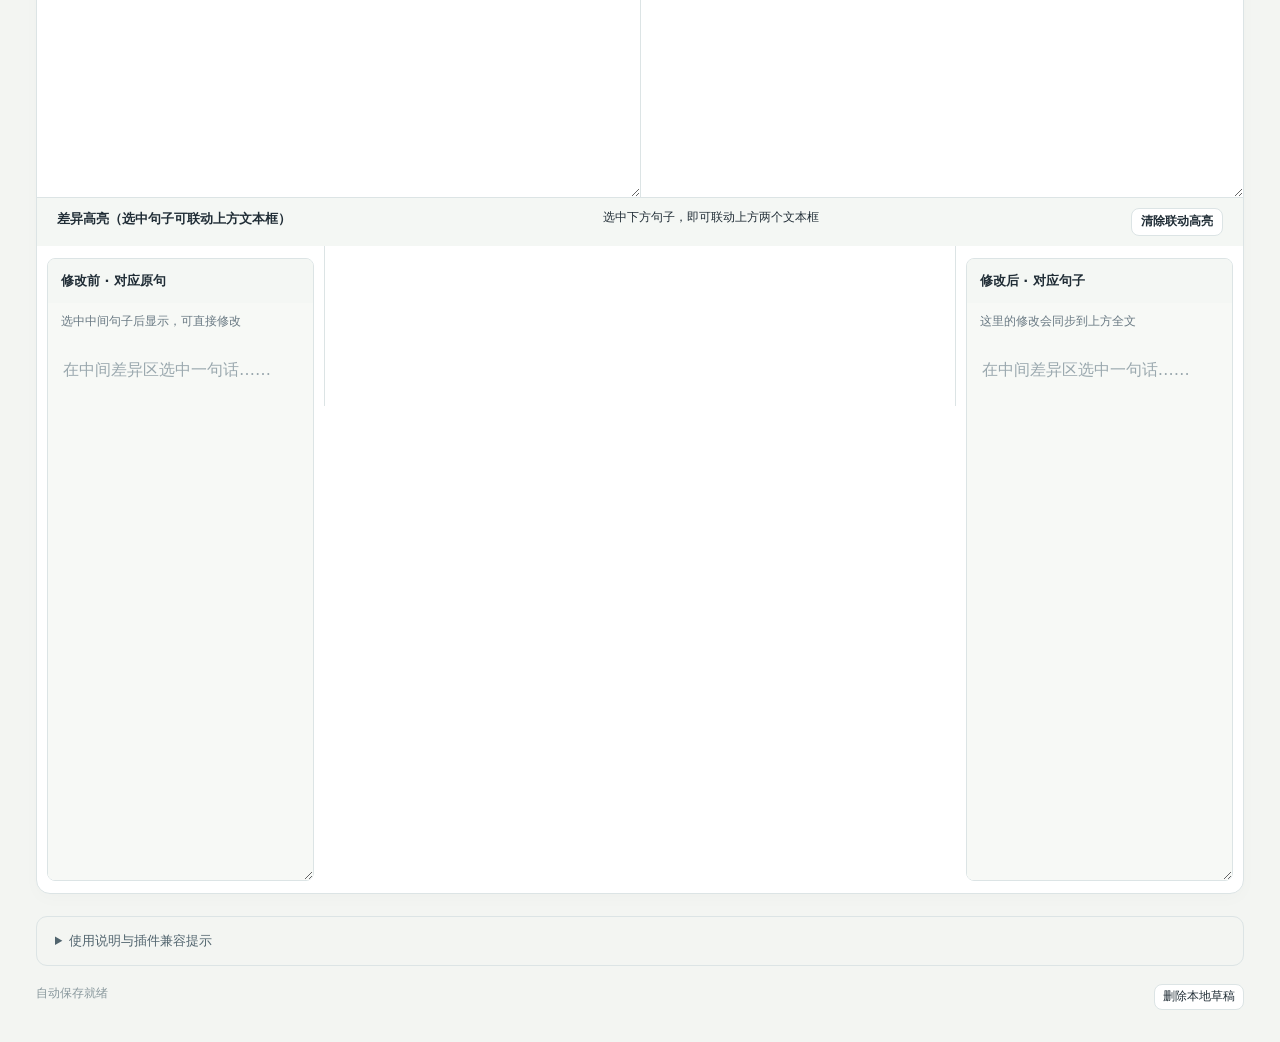
<file: translation-editor.html>
<!doctype html>
<html lang="en">
<head>
<meta charset="utf-8"><meta name="viewport" content="width=device-width,initial-scale=1">
<title>文本翻译工作台</title>
<style>
:root{color-scheme:light;--ink:#202d36;--muted:#697983;--line:#dce4e5;--green:#166b5b;--paper:#fff;--bg:#f3f5f2}*{box-sizing:border-box}body{margin:0;background:var(--bg);color:var(--ink);font:15px/1.65 system-ui,-apple-system,"Segoe UI","Microsoft YaHei",sans-serif}button,input,select,textarea{font:inherit}button,select{cursor:pointer}button{border:1px solid var(--line);background:white;border-radius:8px;padding:8px 13px;color:var(--ink)}button:hover{border-color:var(--green);background:#f1f8f5}button:focus-visible,select:focus-visible,input:focus-visible{outline:3px solid #92cabc;outline-offset:2px}.primary{background:var(--green);color:white;border-color:var(--green)}.primary:hover{background:#115344;color:white}.shell{max-width:1520px;margin:auto;padding:32px 36px}header{display:flex;align-items:center;justify-content:space-between;gap:20px;margin-bottom:24px}.eyebrow{font-size:11px;letter-spacing:2px;color:var(--green);font-weight:700}h1{font-size:27px;letter-spacing:-.8px;margin:5px 0}header p{margin:0;color:var(--muted);font-size:14px}.badge{border:1px solid #c6ddd3;background:#eaf4ee;color:#3e6a57;padding:6px 12px;border-radius:30px;font-size:12px;white-space:nowrap}.guide{display:flex;align-items:center;gap:16px;background:#e9efeb;border:1px solid #d8e4dc;border-radius:12px;padding:13px 18px;margin-bottom:22px;color:#405d50;font-size:13px}.step{display:inline-grid;place-items:center;background:white;width:23px;height:23px;border-radius:50%;margin-right:7px;font-weight:700}.arrow{color:#8ba397}.grid{display:grid;grid-template-columns:1fr 1fr;gap:22px}.panel{background:var(--paper);border:1px solid var(--line);border-radius:14px;overflow:hidden;box-shadow:0 5px 18px #263d3305;display:flex;flex-direction:column;min-width:0}.panelhead{padding:18px 21px;border-bottom:1px solid var(--line);display:flex;align-items:center;justify-content:space-between;gap:10px}.panelhead h2{font-size:16px;margin:0}.caption{font-size:12px;color:var(--muted)}.toolbar{display:flex;gap:8px;flex-wrap:wrap;align-items:center;padding:12px 18px;border-bottom:1px solid var(--line)}.toolbar button{padding:5px 11px;font-size:13px}.toolbar label{font-size:12px;color:var(--muted)}select{border:1px solid var(--line);border-radius:6px;background:white;padding:4px 6px;max-width:160px}textarea{resize:vertical;border:0;outline:0;padding:25px;width:100%;min-height:510px;background:white;color:var(--ink);font-size:17px;line-height:1.9;display:block;flex:1}textarea::placeholder{color:#9aa8ae}.bottom{border-top:1px solid var(--line);padding:13px 18px;display:flex;align-items:center;justify-content:space-between;gap:12px;font-size:12px;color:var(--muted)}#reading{padding:24px 28px;min-height:510px;overflow-wrap:anywhere;font-size:18px;line-height:1.95;flex:1}#reading p{white-space:pre-wrap;margin:0 0 1.1em}#reading p:last-child{margin-bottom:0}.empty{color:#98a6ad;padding-top:80px;text-align:center}.empty strong{display:block;font-size:20px;font-weight:500;color:#76868d;margin-bottom:9px}.empty span{font-size:14px}.help{margin-top:22px;border:1px solid var(--line);border-radius:11px;padding:13px 18px;color:var(--muted);font-size:13px}.help summary{cursor:pointer;color:#51646e}.help p{margin:9px 0 0}.help code{background:#e6ece8;border-radius:4px;padding:1px 4px}#toast{position:fixed;bottom:28px;left:50%;transform:translateX(-50%);padding:10px 20px;border-radius:8px;background:#233c33;color:white;box-shadow:0 5px 25px #0002;z-index:10}#toast:empty{display:none}[hidden]{display:none!important}.focus .grid{grid-template-columns:1fr}.focus #sourcePanel{display:none}.focus #reading{min-height:65vh;max-width:960px;width:100%;align-self:center}.focus #targetEdit{min-height:65vh}footer{margin-top:18px;font-size:12px;color:#8a999e;display:flex;justify-content:space-between;gap:15px}.toolright{margin-left:auto;display:flex;align-items:center;gap:6px}input[type=range]{width:70px;accent-color:var(--green)}@media(max-width:850px){.shell{padding:22px 16px}.grid{grid-template-columns:1fr}.guide{flex-wrap:wrap;gap:8px}header{align-items:flex-start}.badge{display:none}textarea,#reading{min-height:330px}.panelhead{padding:14px 18px}h1{font-size:24px}.arrow{display:none}}@media print{body{background:white}.shell{padding:0}header,.guide,#sourcePanel,.toolbar,.bottom,.help,footer,#toast{display:none!important}.grid{display:block}.panel{border:0;box-shadow:none}.panelhead{display:none}#reading{padding:0;min-height:0}}
.fontbar{display:flex;align-items:center;flex-wrap:wrap;gap:10px;margin-bottom:20px;font-size:13px}.fontbar>label{font-weight:600}.fontbar select{max-width:210px;padding:7px 10px}.fontbar input[type=text],#customFont{border:1px solid var(--line);border-radius:7px;padding:7px 10px;background:white;width:min(280px,100%)}.fontbar button{padding:6px 12px}.fontbar span{color:var(--muted);font-size:12px}@media print{.fontbar{display:none}}

.diffhead{display:flex;align-items:center;justify-content:space-between;padding:17px 22px;border-bottom:1px solid var(--line);gap:12px}.diffhead h2{font-size:19px;margin:0 0 4px}.diffhead span,.difflegend{color:var(--muted);font-size:12px}#baselineHint{font-size:12px;color:var(--muted);margin:12px 22px}.diffcolumns{display:grid;grid-template-columns:1fr 1fr;gap:1px;background:var(--line);border-block:1px solid var(--line)}.diffcolumns section{min-width:0;background:white}.difflabel{padding:10px 20px;font-size:13px;font-weight:600;display:flex;flex-wrap:wrap;justify-content:space-between;gap:8px;background:#f4f7f4}.difflabel small{font-size:11px;color:var(--muted);font-weight:400}.diffcolumns textarea{min-height:190px;height:220px;max-height:40vh;font-size:15px;padding:16px 20px;line-height:1.8}#diffOutput{white-space:pre-wrap;overflow-wrap:anywhere;padding:18px 22px;min-height:100px;font-size:16px;line-height:1.95}#diffOutput ins{background:#d7f3df;color:#14582c;text-decoration:none;border-bottom:2px solid #6bb886}#diffOutput del{background:#ffe0e0;color:#a13737;text-decoration:line-through}#diffOutput ins,#diffOutput del{border-radius:2px}@media(max-width:650px){.diffcolumns{grid-template-columns:1fr}.diffcolumns textarea{min-height:140px;height:150px}.diffhead{padding:14px}#diffSection .toolbar{padding:10px}}@media print{}

/* Larger comparison workspace; textareas remain independently resizable. */

.diffcolumns textarea{height:52vh;min-height:340px;max-height:none;resize:vertical;font-size:16px;padding:20px 24px}
#diffOutput{min-height:160px}
@media(max-width:650px){.diffcolumns textarea{height:36vh;min-height:240px;max-height:none;padding:16px}.diffcolumns{grid-template-columns:1fr}}
.diffhead{position:sticky;top:0;background:white;z-index:3}#diffSummary{font-weight:600;color:var(--green);font-size:14px}#diffHighlightTitle{scroll-margin-top:95px}#diffBefore:focus,#diffAfter:focus{box-shadow:inset 0 0 0 2px #71ac99;background:#fcfffd}
#diffOutput p{margin:0;min-height:1.95em;white-space:pre-wrap;overflow-wrap:anywhere}
#diffSection{display:block;width:100%;max-width:none;height:auto;max-height:none;overflow:visible;margin-top:24px;scroll-margin-top:16px}#diffSection .diffhead{position:static}#diffHighlightTitle{scroll-margin-top:16px}@media print{#diffSection{display:none}}
.sync-editor{position:relative;min-width:0;max-width:100%;flex:1;background:white;overflow:clip}.sync-editor>textarea{position:relative;z-index:1;background:transparent!important;margin:0;max-width:100%;overflow-x:hidden;overflow-y:auto;white-space:pre-wrap;overflow-wrap:break-word}.sync-mirror{position:absolute;left:0;top:0;box-sizing:border-box;overflow:hidden;white-space:pre-wrap;overflow-wrap:break-word;color:transparent;pointer-events:none;z-index:0;border:0;scrollbar-width:none;-ms-overflow-style:none}.sync-mirror::-webkit-scrollbar{display:none;width:0;height:0}.sync-mirror mark{color:transparent;background:#ffe69a;box-shadow:0 0 0 1px #e8bc53;border-radius:2px}#mainLinkStatus,#linkSelectionStatus{font-size:12px;font-weight:400}#diffHighlightTitle button{font-size:12px;padding:3px 9px}
.sync-mirror mark.word-match{background:#b8dfed;box-shadow:inset 0 0 0 1px #69a4be;border-radius:2px}.word-tools{display:flex;align-items:center;gap:16px;flex-wrap:wrap;margin:-7px 0 18px;font-size:13px}.word-tools label{display:flex;align-items:center;gap:5px;cursor:pointer}.word-tools input{accent-color:var(--green)}#wordHighlightStatus{color:var(--muted);font-size:12px}@media print{.word-tools{display:none}}
.sentence-layout{display:grid;grid-template-columns:minmax(210px,1fr) minmax(0,2.2fr) minmax(210px,1fr);gap:0;align-items:start}.sentence-side{position:sticky;top:16px;min-width:0;background:#f7f9f6;border:1px solid var(--line);border-radius:8px;margin:12px 10px;overflow:clip}.sentence-side>p{font-size:12px;color:var(--muted);margin:9px 13px}.sentence-side .difflabel{padding:11px 13px}.sentence-side textarea{height:60vh;min-height:420px;max-height:none;padding:15px;font-size:16px;line-height:1.9;resize:vertical}.sentence-side textarea:disabled{background:#f7f9f6!important}.sentence-layout #diffOutput{padding:16px 18px;border-inline:1px solid var(--line)}@media(max-width:1000px){.sentence-layout{grid-template-columns:1fr 1fr}.sentence-layout #diffOutput{grid-column:1/-1;grid-row:1}.sentence-side{position:static;margin:10px}.sentence-side textarea{height:48vh;min-height:340px}}@media(max-width:550px){.sentence-layout{grid-template-columns:1fr}.sentence-layout #diffOutput{grid-column:1}.sentence-side textarea{height:45vh;min-height:300px}}
::highlight(selected-diff-sentence){background-color:#dceefa}#diffOutput .active-diff-sentence{background-color:#dceefa}#diffOutput ins::highlight(selected-diff-sentence),#diffOutput ins *::highlight(selected-diff-sentence),#diffOutput del::highlight(selected-diff-sentence),#diffOutput del *::highlight(selected-diff-sentence){background-color:transparent}#diffOutput::selection,#diffOutput *::selection{background:#cce5f6}#diffOutput ins::selection,#diffOutput ins *::selection{background:#d7f3df;color:#14582c}#diffOutput del::selection,#diffOutput del *::selection{background:#ffe0e0;color:#a13737}
::highlight(same-word-reading){background-color:#b8dfed}
.panelhead,.bottom{flex-wrap:wrap}#sourceCount,#targetCount,#diffBeforeCount,#diffAfterCount{white-space:normal;overflow-wrap:anywhere}
</style>
</head>
<body>
<div class="shell">
<header class="notranslate" translate="no"><div><div class="eyebrow">TRANSLATION DESK</div><h1>文本翻译工作台</h1><p>把文字放上网页，让你熟悉的翻译插件接手。</p></div><span class="badge">单文件 · 无需安装</span></header>
<div class="guide notranslate" translate="no"><span><b class="step">1</b>粘贴或编辑原文</span><span class="arrow">→</span><span><b class="step">2</b>生成待翻译文本</span><span class="arrow">→</span><span><b class="step">3</b>使用插件翻译此页</span><span class="arrow">→</span><span><b class="step">4</b>编辑、复制或导出译文</span></div>
<div class="fontbar notranslate" translate="no"><label for="fontFamily">文本字体</label><select id="fontFamily"><option value="system">系统默认</option><option value="Microsoft YaHei">微软雅黑</option><option value="SimSun">宋体</option><option value="KaiTi">楷体</option><option value="FangSong">仿宋</option><option value="Arial">Arial</option><option value="Times New Roman">Times New Roman</option><option value="Georgia">Georgia</option><option value="Consolas">Consolas</option><option value="custom">自定义字体名称…</option><option value="uploaded">导入的本地字体</option></select><input id="customFont" aria-label="自定义字体名称" placeholder="例如：思源宋体 / Noto Serif SC" hidden><button id="fontImportBtn">导入字体文件</button><input id="fontFile" type="file" accept=".ttf,.otf,.woff,.woff2" hidden><span id="fontInfo">作用于原文、翻译及校对区</span></div>
<div class="word-tools notranslate" translate="no"><label><input type="checkbox" id="wordHighlightToggle" checked> 编辑时双框高亮相同词语</label><span id="wordHighlightStatus">光标置于词内或选中词语，两侧同步高亮同词</span></div>
<main class="grid">
<section class="panel notranslate" translate="no" id="sourcePanel">
<div class="panelhead"><div><h2>原文</h2><div class="caption">保留一份，方便随时对照</div></div><span class="caption" id="sourceCount">英文 0 词 · 中文 0 字 · 共 0 字符</span></div>
<div class="toolbar"><button id="importBtn">导入文本</button><input id="file" type="file" accept=".txt,.md,text/plain,text/markdown" hidden><button id="sampleBtn">示例</button><button id="clearBtn">清空原文</button><label class="toolright">原文语言 <select id="language"><option value="auto">自动识别</option><option value="en">英语</option><option value="zh-CN">简体中文</option><option value="zh-TW">繁体中文</option><option value="ja">日语</option><option value="ko">韩语</option><option value="fr">法语</option><option value="de">德语</option><option value="es">西班牙语</option><option value="ru">俄语</option></select></label></div>
<textarea id="source" aria-label="原文编辑器" spellcheck="false" placeholder="在这里粘贴需要翻译的文字……&#10;&#10;编辑完成后，点击下方「生成待翻译文本」。"></textarea>
<div class="bottom"><span id="sourceState">支持 TXT / Markdown 纯文本</span><button class="primary" id="renderBtn">生成待翻译文本 →</button></div>
</section>
<section class="panel" id="targetPanel">
<div class="panelhead notranslate" translate="no"><div><h2>翻译 / 校对区</h2><div class="caption" id="modeLabel">阅读模式 · 等待生成文本</div></div><button id="focusBtn">专注阅读</button></div>
<div class="toolbar notranslate" translate="no"><button id="editBtn">编辑译文</button><button id="copyBtn">复制文本</button><button id="exportBtn">导出 TXT</button><button id="compareBtn">差异对比</button><div class="toolright"><label for="fontSize">字号</label><input id="fontSize" type="range" min="14" max="28" value="18" aria-label="字号"></div></div>
<article id="reading" translate="yes"><div class="empty notranslate" translate="no"><strong>文字就位，即可翻译</strong><span>生成后，在插件菜单中选择「翻译此页」。</span></div></article>
<textarea id="targetEdit" class="notranslate" translate="no" aria-label="译文编辑器" hidden spellcheck="false"></textarea>
<div class="bottom notranslate" translate="no"><span id="mainLinkStatus" style="color:var(--green)">选中译文，可联动高亮对应原文</span><span id="targetState">此区域以普通网页文字呈现给翻译插件</span><span id="targetCount">英文 0 词 · 中文 0 字 · 共 0 字符</span></div>
</section>
</main>
<section id="diffSection" class="panel" translate="yes" aria-labelledby="diffTitle"><div class="diffhead notranslate" translate="no"><div><h2 id="diffTitle">修改前后 · 差异对比</h2><span id="diffSummary" role="status"></span></div><button id="closeDiff" aria-label="回到翻译区">回到翻译区 ↑</button></div><div class="toolbar notranslate" translate="no"><label for="compareKind">对比内容</label><select id="compareKind"><option value="source">原文</option><option value="target">译文 / 校对文本</option></select><button id="snapshotBtn">将右侧文本设为基准</button><button id="exportDiff">导出可翻译对比页</button><button id="reloadCompare">从主编辑区载入</button><button id="refreshDiff" class="primary">查看差异 ↓</button><span class="difflegend">绿色为新增，红色删除线为删除</span></div><p id="baselineHint" class="notranslate" translate="no"></p><div class="diffcolumns notranslate" translate="no"><section><div class="difflabel">修改前（可粘贴旧版本）<small id="diffBeforeCount"></small></div><textarea id="diffBefore" aria-label="修改前的对比基准" spellcheck="false"></textarea></section><section><div class="difflabel">修改后（可直接编辑）<small id="diffAfterCount"></small></div><textarea id="diffAfter" aria-label="修改后的对比文本" spellcheck="false"></textarea></section></div><div class="difflabel notranslate" translate="no" id="diffHighlightTitle" tabindex="-1">差异高亮（选中句子可联动上方文本框）<span id="linkSelectionStatus">选中下方句子，即可联动上方两个文本框</span><button id="clearSelectionLinks">清除联动高亮</button></div><div class="sentence-layout"><aside class="sentence-side notranslate" translate="no"><div class="difflabel">修改前 · 对应原句</div><p>选中中间句子后显示，可直接修改</p><textarea id="sentenceBefore" aria-label="修改前的对应原句" placeholder="在中间差异区选中一句话……" spellcheck="false" disabled></textarea></aside><article id="diffOutput" translate="yes" aria-label="文本差异高亮"></article><aside class="sentence-side notranslate" translate="no"><div class="difflabel">修改后 · 对应句子</div><p>这里的修改会同步到上方全文</p><textarea id="sentenceAfter" aria-label="修改后的对应句子" placeholder="在中间差异区选中一句话……" spellcheck="false" disabled></textarea></aside></div></section>
<details class="help notranslate" translate="no"><summary>使用说明与插件兼容提示</summary><p>翻译区下方直接展示原文或译文的修改前后差异，点击「差异对比」可快速跳转；译文会在每次进入编辑时记录基准，原文以最近一次生成时的文本为基准。也可粘贴任意旧版本作对比。<br>英文单词、中文字数与总字符数会随输入和翻译结果更新，差异对比区使用相同规则。英文按连续拉丁字母统计（含带重音字母），don’t、well-known 等缩写或连字符词各算一个词；中文按汉字逐字统计，含繁体、生僻字和「〇」，不含标点。数字、标点、空格与换行只计入总字符数；其他语言中的拉丁字母或汉字也按上述字形规则归类，不做语言识别。<br>① 粘贴原文，点击「生成待翻译文本」。② 用浏览器或翻译插件的菜单、快捷键翻译网页。③ 翻译完成后，点击「编辑译文」即可校对；再点「完成编辑」会重新显示为普通网页文字。</p><p>如用本地文件打开，请在扩展程序的设置里开启「允许访问文件网址」（如果该插件提供此选项）。若插件忽略本地网页，可将此 HTML 放到你自己的 HTTP 网页环境再打开。插件若使用双语显示，复制或编辑时可能包含双语，请先切换为「仅译文」。编辑时建议暂停插件的自动翻译，避免译文被再次处理。</p><p>字体选择作用于原文、翻译和校对区；自定义名称需与电脑已安装的字体名称一致，否则浏览器会使用替代字体。也可导入 TTF、OTF、WOFF 或 WOFF2 文件，本地字体会尝试保存在此浏览器，下次打开自动恢复；TXT 导出仅保留文字，不包含字体。字体文件不会上传。<br>本页不调用翻译服务，也不能直接控制插件。文本默认自动保存在当前浏览器；插件如何发送或处理文字由其自身决定。若浏览器禁止本地存储，请及时导出。原文语言为自动识别时，页面会用简单规则提供语言提示；插件误判时请手动指定原文语言。重新生成将覆盖右侧内容，页面会先确认。</p></details>
<footer class="notranslate" translate="no"><span id="saveState" role="status">自动保存就绪</span><button id="deleteDraft" style="font-size:12px;padding:2px 8px">删除本地草稿</button></footer>
</div><div id="toast" class="notranslate" translate="no" role="status" aria-live="polite"></div>

<script>
'use strict';
const $=id=>document.getElementById(id), KEY='translation-desk-v1';
let wordHighlightEnabled=true;
let baselines={source:null,target:null},compareDrafts={source:null,target:null},diffTimer;
let editing=false, generated=false, renderedSource='', saveTimer, toastTimer, storageOK=true;
const reading=$('reading'), source=$('source'), target=$('targetEdit');
function toast(message){$('toast').textContent=message;clearTimeout(toastTimer);toastTimer=setTimeout(()=>$('toast').textContent='',3200)}
function currentText(){return generated?(editing?target.value:reading.innerText):''}
function chars(text){return Array.from(text).length}
function englishWords(text){return (text.match(/\p{Script=Latin}[\p{Script=Latin}\p{M}]*(?:['’\-\u2010\u2011]\p{Script=Latin}[\p{Script=Latin}\p{M}]*)*/gu)||[]).length}
function chineseChars(text){return (text.match(/[\p{Unified_Ideograph}\u3007]/gu)||[]).length}
function textStats(text){return '英文 '+englishWords(text)+' 词 · 中文 '+chineseChars(text)+' 字 · 共 '+chars(text)+' 字符'}
function counts(){$('sourceCount').textContent=textStats(source.value);$('targetCount').textContent=textStats(currentText().replace(/\u200b/g,''));$('sourceState').textContent=generated&&source.value!==renderedSource?'原文已修改，重新生成后同步右侧':'支持 TXT / Markdown 纯文本'}
function save(){clearTimeout(saveTimer);try{localStorage.setItem(KEY,JSON.stringify({source:source.value,text:currentText(),generated,renderedSource,language:$('language').value,font:$('fontSize').value,fontFamily:$('fontFamily').value,customFont:$('customFont').value,baselines,compareDrafts,wordHighlightEnabled}));storageOK=true;$('saveState').textContent='已自动保存在此浏览器 · '+new Date().toLocaleTimeString('zh-CN',{hour:'2-digit',minute:'2-digit'})}catch(e){storageOK=false;$('saveState').textContent='无法自动保存，请导出文本'}}
function scheduleSave(){counts();refreshDiff();clearTimeout(saveTimer);saveTimer=setTimeout(save,500)}
function guessLanguage(text){if(/[\u3040-\u30ff]/.test(text))return 'ja';if(/[\uac00-\ud7af]/.test(text))return 'ko';if(/[\u4e00-\u9fff]/.test(text))return 'zh-CN';if(/[\u0400-\u04ff]/.test(text))return 'ru';return 'en'}
function setLanguage(){const lang=$('language').value==='auto'?guessLanguage(renderedSource||source.value):$('language').value;reading.lang=lang;document.documentElement.lang=lang}
function showText(text){reading.replaceChildren();const block=document.createElement('div');block.style.whiteSpace='pre-wrap';block.textContent=text;reading.append(block);setLanguage()}
function mode(){reading.hidden=editing;target.hidden=!editing;$('editBtn').textContent=editing?'完成编辑':'编辑译文';$('modeLabel').textContent=editing?'编辑模式 · 可直接修改文字':generated?'阅读模式 · 可使用插件翻译':'阅读模式 · 等待生成文本';$('targetState').textContent=editing?'校对后点击「完成编辑」保存到阅读区':'此区域以普通网页文字呈现给翻译插件'}
$('renderBtn').onclick=()=>{if(!source.value.trim()){toast('请先输入原文');return}if(generated&&!confirm('重新生成会覆盖右侧现有文本或译文。继续吗？'))return;renderedSource=source.value;baselines.source=source.value;baselines.target=source.value;generated=true;editing=false;showText(renderedSource);mode();save();counts();toast('文本已生成，现在可使用插件翻译此页')};
$('editBtn').onclick=()=>{if(!generated){toast('请先生成待翻译文本');return}if(!editing){target.value=reading.innerText.replace(/\u200b/g,'');baselines.target=target.value;editing=true;mode();target.focus()}else{editing=false;showText(target.value);mode()}counts();save()};
source.addEventListener('input',scheduleSave);target.addEventListener('input',scheduleSave);
new MutationObserver(()=>{if(generated&&!editing)scheduleSave()}).observe(reading,{subtree:true,childList:true,characterData:true});
$('language').onchange=()=>{setLanguage();save()};
let uploadedFace=null, uploadedName='';
function fontDB(){return new Promise((resolve,reject)=>{if(!window.indexedDB){reject(new Error('storage unavailable'));return}const req=window.indexedDB.open('translation-desk-fonts',1);req.onupgradeneeded=()=>req.result.createObjectStore('fonts');req.onsuccess=()=>resolve(req.result);req.onerror=()=>reject(req.error)})}
async function storedFont(value){const db=await fontDB();return new Promise((resolve,reject)=>{const tx=db.transaction('fonts',value===undefined?'readonly':'readwrite');const req=value===undefined?tx.objectStore('fonts').get('current'):tx.objectStore('fonts').put(value,'current');tx.oncomplete=()=>{db.close();resolve(req.result)};tx.onerror=()=>{db.close();reject(tx.error)};tx.onabort=()=>{db.close();reject(tx.error)}})}
function applyFont(){const choice=$('fontFamily').value;const custom=choice==='custom';$('customFont').hidden=!custom;let family='system-ui, -apple-system, "Segoe UI", "Microsoft YaHei", sans-serif';if(custom&&$('customFont').value.trim())family=JSON.stringify($('customFont').value.trim())+', sans-serif';else if(choice==='uploaded'&&uploadedFace)family='"TranslationDeskLocal", sans-serif';else if(choice!=='system'&&choice!=='custom'&&choice!=='uploaded')family=JSON.stringify(choice)+', sans-serif';for(const el of [source,reading,target,$('diffBefore'),$('diffAfter'),$('diffOutput')])el.style.fontFamily=family;$('fontInfo').textContent=choice==='uploaded'?(uploadedFace?'当前字体：'+uploadedName:'请先导入字体文件'):custom?'填写电脑已安装的字体名称':'作用于原文、翻译及校对区'}
async function loadFont(record){const face=new FontFace('TranslationDeskLocal',record.bytes);await face.load();if(uploadedFace)document.fonts.delete(uploadedFace);document.fonts.add(face);uploadedFace=face;uploadedName=record.name;}
$('fontFamily').onchange=()=>{applyFont();save();if($('fontFamily').value==='uploaded'&&!uploadedFace)$('fontFile').click()};
$('customFont').oninput=()=>{applyFont();scheduleSave()};
$('fontImportBtn').onclick=()=>$('fontFile').click();
$('fontFile').onchange=async e=>{const file=e.target.files[0];if(!file)return;try{const record={name:file.name,bytes:await file.arrayBuffer()};await loadFont(record);$('fontFamily').value='uploaded';applyFont();save();try{await storedFont(record);toast('字体已导入并保存在此浏览器')}catch(e){toast('字体已应用，但无法持久保存；下次需重新导入')}}catch(e){toast('字体加载失败，请选择有效的 TTF / OTF / WOFF / WOFF2 文件')}finally{$('fontFile').value=''}};
async function restoreFont(){try{const record=await storedFont();if(record){await loadFont(record);applyFont()}}catch(e){if($('fontFamily').value==='uploaded')$('fontInfo').textContent='无法恢复字体，请重新导入'}}
$('fontSize').oninput=()=>{reading.style.fontSize=target.style.fontSize=$('fontSize').value+'px';scheduleSave()};
$('focusBtn').onclick=()=>{const on=document.body.classList.toggle('focus');$('focusBtn').textContent=on?'返回双栏':'专注阅读'};
$('copyBtn').onclick=async()=>{const text=currentText().replace(/\u200b/g,'');if(!text){toast('没有可复制的文本');return}try{await navigator.clipboard.writeText(text);toast('已复制当前文本')}catch(e){const temp=document.createElement('textarea');temp.value=text;temp.className='notranslate';temp.setAttribute('translate','no');temp.style.cssText='position:fixed;top:0;left:0;width:1px;height:1px;opacity:0';document.body.append(temp);temp.select();let ok=false;try{ok=document.execCommand('copy')}catch(e){}temp.remove();toast(ok?'已复制当前文本':'复制未成功，请选中文本后按 Ctrl/Cmd+C')}};
$('exportBtn').onclick=()=>{const text=currentText().replace(/\u200b/g,'');if(!text){toast('没有可导出的文本');return}const url=URL.createObjectURL(new Blob(['\uFEFF'+text],{type:'text/plain;charset=utf-8'}));const a=document.createElement('a');a.href=url;a.download='翻译文本_'+new Date().toISOString().slice(0,10)+'.txt';a.click();setTimeout(()=>URL.revokeObjectURL(url),1000)};
$('importBtn').onclick=()=>$('file').click();$('file').onchange=async e=>{const file=e.target.files[0];if(!file)return;try{if(source.value&&!confirm('导入文件会替换左侧原文，继续吗？'))return;source.value=await file.text();scheduleSave();toast('已导入，请点击「生成待翻译文本」')}catch(e){toast('读取文件失败')}finally{$('file').value=''}};
$('sampleBtn').onclick=()=>{if(source.value&&!confirm('示例将替换左侧原文，继续吗？'))return;source.value='A small change can make a big difference.\n\nWhen we learn a new language, we discover new ways to understand the world. Translation helps us share ideas, connect with people, and explore stories beyond our own experience.\n\nTake your time. Read carefully, make a few edits, and find the words that feel right.';scheduleSave()};
$('clearBtn').onclick=()=>{if(source.value&&confirm('清空左侧原文？右侧内容会保留。')){source.value='';scheduleSave()}};
$('deleteDraft').onclick=()=>{if(!confirm('删除自动保存的草稿并清空当前所有文本？建议先导出需要保留的内容。'))return;clearTimeout(saveTimer);generated=false;editing=false;renderedSource='';source.value='';target.value='';baselines={source:null,target:null};compareDrafts={source:null,target:null};reading.replaceChildren();mode();counts();try{localStorage.removeItem(KEY);$('saveState').textContent='草稿已删除'}catch(e){$('saveState').textContent='浏览器不允许访问本地草稿'}toast('当前文本已清空')};
try{const draft=JSON.parse(localStorage.getItem(KEY)||'null');if(draft&&typeof draft.source==='string'){source.value=draft.source;wordHighlightEnabled=draft.wordHighlightEnabled!==false;if(draft.compareDrafts)for(const key of ['source','target']){const pair=draft.compareDrafts[key];if(pair&&typeof pair.before==='string'&&typeof pair.after==='string')compareDrafts[key]=pair}if(draft.baselines)for(const key of ['source','target'])if(typeof draft.baselines[key]==='string')baselines[key]=draft.baselines[key];renderedSource=typeof draft.renderedSource==='string'?draft.renderedSource:'';generated=!!draft.generated;$('language').value=draft.language||'auto';if(!$('language').value)$('language').value='auto';$('fontFamily').value=draft.fontFamily||'system';if(!$('fontFamily').value)$('fontFamily').value='system';$('customFont').value=draft.customFont||'';$('fontSize').value=draft.font||18;reading.style.fontSize=target.style.fontSize=$('fontSize').value+'px';if(generated)showText(typeof draft.text==='string'?draft.text:'');$('saveState').textContent='已恢复上次草稿'}}catch(e){$('saveState').textContent='无法恢复草稿；可正常编辑并导出'}
function diffTokens(a,b,limit=1000000){
 let prefix=0;while(prefix<a.length&&prefix<b.length&&a[prefix]===b[prefix])prefix++;
 let end=0;while(end<a.length-prefix&&end<b.length-prefix&&a[a.length-1-end]===b[b.length-1-end])end++;
 const aa=a.slice(prefix,end?a.length-end:a.length),bb=b.slice(prefix,end?b.length-end:b.length),out=[];
 const push=(type,text)=>{if(!text)return;const last=out[out.length-1];if(last&&last.type===type)last.text+=text;else out.push({type,text})};
 push('equal',a.slice(0,prefix).join(''));let coarse=false;
 if(!aa.length)push('add',bb.join(''));else if(!bb.length)push('remove',aa.join(''));
 else if(aa.length*bb.length>limit){push('remove',aa.join(''));push('add',bb.join(''));coarse=true}
 else{const width=bb.length+1,dp=new Uint32Array((aa.length+1)*width);
 for(let i=aa.length-1;i>=0;i--)for(let j=bb.length-1;j>=0;j--)dp[i*width+j]=aa[i]===bb[j]?dp[(i+1)*width+j+1]+1:Math.max(dp[(i+1)*width+j],dp[i*width+j+1]);
 let i=0,j=0;while(i<aa.length||j<bb.length){if(i<aa.length&&j<bb.length&&aa[i]===bb[j]){push('equal',aa[i]);i++;j++}else if(i<aa.length&&(j===bb.length||dp[(i+1)*width+j]>=dp[i*width+j+1]))push('remove',aa[i++]);else push('add',bb[j++])}}
 if(end)push('equal',a.slice(a.length-end).join(''));return {parts:out,coarse};
}
function calculateDiff(before,after){const tokenize=t=>t.match(/[\p{Script=Han}\p{Script=Hiragana}\p{Script=Katakana}]|[\p{L}\p{N}\p{M}]+(?:['’][\p{L}\p{N}\p{M}]+)*|\s+|[^\s]/gu)||[];
 const a=tokenize(before),b=tokenize(after);let r=diffTokens(a,b);if(r.coarse){const lines=t=>t.match(/[^\n]*\n|[^\n]+$/g)||[];r=diffTokens(lines(before),lines(after));r.note=r.coarse?'变化较多，已合并展示大段差异':'长文本按行对比'}return r;
}
function diffCurrent(){return $('compareKind').value==='source'?source.value:currentText().replace(/\u200b/g,'')}
function makeDiffParagraphs(parts){const frag=document.createDocumentFragment();let before=0,after=0,paragraph;const addParagraph=()=>{paragraph=document.createElement('p');paragraph.dataset.beforeFrom=before;paragraph.dataset.afterFrom=after;paragraph.dataset.beforeTo=before;paragraph.dataset.afterTo=after;frag.append(paragraph)};addParagraph();for(const part of parts){const lines=part.text.split('\n');for(let i=0;i<lines.length;i++){if(i){if(part.type!=='add')before++;if(part.type!=='remove')after++;paragraph.dataset.beforeTo=before;paragraph.dataset.afterTo=after;addParagraph()}if(!lines[i])continue;const span=document.createElement(part.type==='add'?'ins':part.type==='remove'?'del':'span');span.dataset.beforeStart=before;span.dataset.afterStart=after;span.textContent=lines[i];if(part.type!=='add')before+=lines[i].length;if(part.type!=='remove')after+=lines[i].length;span.dataset.beforeEnd=before;span.dataset.afterEnd=after;paragraph.dataset.beforeTo=before;paragraph.dataset.afterTo=after;paragraph.append(span)}}return frag}
let lastDiffInput=null;
function renderDiff(){const before=$('diffBefore').value,after=$('diffAfter').value;if(lastDiffInput&&lastDiffInput.before===before&&lastDiffInput.after===after)return;lastDiffInput={before,after};const result=calculateDiff(before,after);const frag=document.createDocumentFragment();let added=0,removed=0;for(const part of result.parts){const span=document.createElement(part.type==='add'?'ins':part.type==='remove'?'del':'span');span.textContent=part.text;frag.append(span);if(part.type==='add')added+=chars(part.text);if(part.type==='remove')removed+=chars(part.text)}$('diffOutput').replaceChildren(makeDiffParagraphs(result.parts));$('diffOutput').lang=guessLanguage(after||before);paintCentralSelection();$('diffSummary').textContent=(before===after?'无修改':'新增 '+added+' 字符 · 删除 '+removed+' 字符')+(result.note?' · '+result.note:'');$('diffBeforeCount').textContent=textStats(before);$('diffAfterCount').textContent=textStats(after)}
function loadCompare(){resetSentenceEditors();const kind=$('compareKind').value,pair=compareDrafts[kind];$('diffBefore').value=pair?pair.before:baselines[kind]??diffCurrent();$('diffAfter').value=pair?pair.after:diffCurrent();$('baselineHint').textContent='左边放修改前文本，右边放修改后文本。两边都可直接编辑；差异会自动更新在下方，也可点击「查看差异」跳转。高亮区支持网页翻译；可以直接使用翻译插件翻译下方正文。此处修改仅用于比较，不会改动主编辑区。';renderDiff()}
function refreshDiff(){clearTimeout(diffTimer);diffTimer=setTimeout(()=>{if(!compareDrafts[$('compareKind').value])$('diffAfter').value=diffCurrent();renderDiff()},180)}
$('compareBtn').onclick=()=>{$('diffSection').scrollIntoView({behavior:'smooth',block:'start'})};
$('compareKind').onchange=loadCompare;$('closeDiff').onclick=()=>$('targetPanel').scrollIntoView({behavior:'smooth',block:'start'});
function compareInput(){compareDrafts[$('compareKind').value]={before:$('diffBefore').value,after:$('diffAfter').value};renderDiff();scheduleSave()}
$('diffBefore').oninput=()=>{resetSentenceEditors();compareInput()};$('diffAfter').oninput=()=>{resetSentenceEditors();compareInput()};
$('snapshotBtn').onclick=()=>{$('diffBefore').value=$('diffAfter').value;baselines[$('compareKind').value]=$('diffBefore').value;compareInput();toast('已将右侧文本设为基准')};
$('exportDiff').onclick=()=>{const doc=document.implementation.createHTMLDocument('文本差异对比');const before=$('diffBefore').value,after=$('diffAfter').value;doc.documentElement.lang=guessLanguage(after||before);const meta=doc.createElement('meta');meta.setAttribute('charset','utf-8');doc.head.prepend(meta);const viewport=doc.createElement('meta');viewport.name='viewport';viewport.content='width=device-width,initial-scale=1';doc.head.append(viewport);const style=doc.createElement('style');style.textContent='body{max-width:1100px;margin:40px auto;padding:0 24px;color:#24323b;background:#fafbf9;font:18px/1.95 system-ui,sans-serif}h1{font-size:24px}article{white-space:pre-wrap;overflow-wrap:anywhere}p{margin:0;min-height:1.95em}ins{background:#d7f3df;color:#14582c;text-decoration:none;border-bottom:2px solid #6bb886}del{background:#ffe0e0;color:#a13737;text-decoration:line-through}';doc.head.append(style);const heading=doc.createElement('h1');heading.textContent='文本差异对比';heading.setAttribute('translate','no');heading.className='notranslate';doc.body.append(heading);const article=doc.createElement('article');article.setAttribute('translate','yes');article.append(makeDiffParagraphs(calculateDiff(before,after).parts));doc.body.append(article);const url=URL.createObjectURL(new Blob(['<!doctype html>\n'+doc.documentElement.outerHTML],{type:'text/html;charset=utf-8'}));const a=document.createElement('a');a.href=url;a.download='text-diff-translatable.html';a.click();setTimeout(()=>URL.revokeObjectURL(url),1500);toast('已导出，请用浏览器打开该 HTML 后使用翻译插件')};
$('reloadCompare').onclick=()=>{const k=$('compareKind').value;if(compareDrafts[k]&&!confirm('重新载入会替换下方两个对比文本框里的内容，继续吗？'))return;compareDrafts[k]=null;loadCompare();save()};
$('refreshDiff').onclick=()=>{renderDiff();$('diffHighlightTitle').scrollIntoView({behavior:'smooth',block:'start'});$('diffHighlightTitle').focus({preventScroll:true})};
source.addEventListener('beforeinput',()=>{if(baselines.source===null&&source.value)baselines.source=source.value});
source.addEventListener('input',refreshDiff);target.addEventListener('input',refreshDiff);
new MutationObserver(refreshDiff).observe(reading,{subtree:true,childList:true,characterData:true});

const selectionMirrors=new Map();
function mergeRanges(ranges){const sorted=ranges.filter(r=>r[1]>r[0]).sort((a,b)=>a[0]-b[0]),out=[];for(const r of sorted){const last=out[out.length-1];if(last&&r[0]<=last[1])last[1]=Math.max(last[1],r[1]);else out.push([...r])}return out}
function sentenceEntries(text){if(typeof Intl.Segmenter==='function')return [...new Intl.Segmenter(undefined,{granularity:'sentence'}).segment(text)].map(s=>({start:s.index,end:s.index+s.segment.length}));const re=/[^.!?。！？\n]+[.!?。！？]*\s*|\n+/g;return [...text.matchAll(re)].map(m=>({start:m.index,end:m.index+m[0].length}))}
function sentenceBounds(text,start,end){const entries=sentenceEntries(text);let hits=entries.filter(s=>s.end>start&&s.start<Math.max(end,start+1));if(!hits.length&&entries.length)hits=[entries[entries.length-1]];return hits.length?[hits[0].start,hits[hits.length-1].end]:[0,0]}
function paintSelectionMirror(id,ranges,scroll=true){const state=selectionMirrors.get(id);if(!state)return;const ta=$(id);state.ranges=mergeRanges(ranges);const cs=getComputedStyle(ta),mirror=state.mirror;for(const prop of ['fontFamily','fontSize','fontWeight','fontStyle','lineHeight','letterSpacing','wordSpacing','textAlign','textIndent','tabSize','paddingTop','paddingRight','paddingBottom','paddingLeft','wordBreak'])mirror.style[prop]=cs[prop];mirror.style.width=ta.clientWidth+'px';mirror.style.height=ta.clientHeight+'px';mirror.replaceChildren();let firstMark=null;const linked=state.ranges,wordRanges=state.wordRanges||[],points=[...new Set([0,ta.value.length,...linked.flat(),...wordRanges.flat()])].filter(x=>x>=0&&x<=ta.value.length).sort((a,b)=>a-b);let li=0,wi=0;for(let i=0;i<points.length-1;i++){const a=points[i],b=points[i+1];while(li<linked.length&&linked[li][1]<=a)li++;while(wi<wordRanges.length&&wordRanges[wi][1]<=a)wi++;const isLinked=li<linked.length&&linked[li][0]<=a&&linked[li][1]>=b,isWord=wi<wordRanges.length&&wordRanges[wi][0]<=a&&wordRanges[wi][1]>=b;if(isLinked||isWord){const mark=document.createElement('mark');mark.className=isWord?'word-match':'';mark.textContent=ta.value.slice(a,b);mirror.append(mark);if(!firstMark&&isLinked)firstMark=mark}else mirror.append(document.createTextNode(ta.value.slice(a,b)))}mirror.append(document.createTextNode('\u200b'));if(scroll&&firstMark&&ta.clientHeight){const top=firstMark.offsetTop;if(top<ta.scrollTop||top>ta.scrollTop+ta.clientHeight-50)ta.scrollTop=Math.max(0,top-ta.clientHeight/3)}mirror.scrollTop=ta.scrollTop;mirror.scrollLeft=ta.scrollLeft}
function clearLinkedHighlights(){for(const id of selectionMirrors.keys())paintSelectionMirror(id,[],false)}
function setupSelectionMirrors(){for(const id of ['source','targetEdit','diffBefore','diffAfter','sentenceBefore','sentenceAfter']){const ta=$(id),wrap=document.createElement('div'),mirror=document.createElement('div');wrap.className='sync-editor';mirror.className='sync-mirror notranslate';mirror.setAttribute('translate','no');mirror.setAttribute('aria-hidden','true');ta.before(wrap);wrap.append(mirror,ta);selectionMirrors.set(id,{mirror,ranges:[],wordRanges:[]});const sync=()=>{wrap.hidden=ta.hidden;paintSelectionMirror(id,selectionMirrors.get(id).ranges,false)};ta.addEventListener('scroll',()=>{mirror.scrollTop=ta.scrollTop;mirror.scrollLeft=ta.scrollLeft});ta.addEventListener('input',()=>paintSelectionMirror(id,[],false));new MutationObserver(sync).observe(ta,{attributes:true,attributeFilter:['hidden','style']});if(typeof ResizeObserver==='function')new ResizeObserver(sync).observe(ta);sync()}}
function readSelectionRange(root,range){try{const a=range.cloneRange();a.selectNodeContents(root);a.setEnd(range.startContainer,range.startOffset);const start=a.toString().length;const b=range.cloneRange();b.selectNodeContents(root);b.setEnd(range.endContainer,range.endOffset);return [start,b.toString().length]}catch(e){return null}}
function highlightDiffSelection(range){centralChosenRange=range.cloneRange();const output=$('diffOutput'),mapped=[...output.querySelectorAll('[data-before-start]')],before=[],after=[];for(const span of mapped){if(!range.intersectsNode(span))continue;let offsets=readSelectionRange(span,range);const bs=+span.dataset.beforeStart,be=+span.dataset.beforeEnd,as=+span.dataset.afterStart,ae=+span.dataset.afterEnd;const originalLength=Math.max(be-bs,ae-as);if(offsets&&span.textContent.length===originalLength){const left=Math.max(0,Math.min(originalLength,offsets[0])),right=Math.max(left,Math.min(originalLength,offsets[1]));before.push(be>bs?[bs+left,bs+right]:[bs,bs]);after.push(ae>as?[as+left,as+right]:[as,as])}else{before.push([bs,be]);after.push([as,ae])}}
 // Plugin translations can live in new sibling elements; their paragraph still identifies the original sentence.
 if(!before.length)for(const p of output.querySelectorAll('p'))if(range.intersectsNode(p)){before.push([+p.dataset.beforeFrom,+p.dataset.beforeTo]);after.push([+p.dataset.afterFrom,+p.dataset.afterTo])}
 const expand=(text,ranges)=>ranges.filter(r=>Number.isFinite(r[0])).map(r=>sentenceBounds(text,r[0],r[1]));paintSelectionMirror('diffBefore',expand($('diffBefore').value,before));paintSelectionMirror('diffAfter',expand($('diffAfter').value,after));showCorrespondingSentences(expand($('diffBefore').value,before),expand($('diffAfter').value,after));paintCentralSelection();$('linkSelectionStatus').textContent='中间句子已保留高亮，左右可直接修改'}
function highlightReadingSelection(range){const offsets=readSelectionRange(reading,range);if(!offsets)return;const shown=reading.textContent,entries=sentenceEntries(shown);let first=entries.findIndex(e=>e.end>offsets[0]),lastIndex=entries.findIndex(e=>e.end>=offsets[1]);if(first<0)return;if(lastIndex<first)lastIndex=first;const mapText=text=>{const list=sentenceEntries(text);if(!list.length)return [];const start=Math.min(first,list.length-1),end=Math.min(lastIndex,list.length-1);return [[list[start].start,list[end].end]]};paintSelectionMirror('source',mapText(source.value));if(!editing&&target.value!==currentText())target.value=currentText();paintSelectionMirror('targetEdit',mapText(target.value));$('mainLinkStatus').textContent='已标出对应原文；译文编辑框也保留高亮（按句序对应）'}
let selectionLinkTimer;
function linkSelectedText(){if(document.activeElement&&selectionMirrors.has(document.activeElement.id)){refreshActiveWordHighlights();return}const selection=window.getSelection();if(!selection||selection.isCollapsed||!selection.rangeCount)return;const range=selection.getRangeAt(0);if($('diffOutput').contains(range.commonAncestorContainer)){clearLinkedHighlights();highlightDiffSelection(range)}else if(reading.contains(range.commonAncestorContainer)){clearLinkedHighlights();highlightReadingSelection(range)}}
document.addEventListener('selectionchange',()=>{clearTimeout(selectionLinkTimer);selectionLinkTimer=setTimeout(linkSelectedText,100)});
$('clearSelectionLinks').onclick=()=>{clearLinkedHighlights();resetSentenceEditors();$('linkSelectionStatus').textContent='选中下方句子，即可联动上方两个文本框';$('mainLinkStatus').textContent='选中译文，可联动高亮对应原文'};
let centralChosenRange=null;
function mappedSentenceSlice(bs,be,as,ae,selected){const slices=[];for(const [start,end,key] of [[bs,be,'before'],[as,ae,'after']]){const chosen=selected[key];if(chosen&&end>start&&chosen.end>start&&chosen.start<end)slices.push([Math.max(start,chosen.start)-start,Math.min(end,chosen.end)-start])}return slices.length?[Math.min(...slices.map(s=>s[0])),Math.max(...slices.map(s=>s[1]))]:null}
function textNodeRange(root,start,end){const walker=document.createTreeWalker(root,NodeFilter.SHOW_TEXT);let node,pos=0,first=null,last=null;while(node=walker.nextNode()){const next=pos+node.textContent.length;if(!first&&start<next)first={node,offset:Math.max(0,start-pos)};if(end<=next){last={node,offset:Math.max(0,end-pos)};break}pos=next}if(!first||!last)return null;const range=document.createRange();range.setStart(first.node,first.offset);range.setEnd(last.node,last.offset);return range}
function clearCentralSelection(){const root=$('diffOutput');if(typeof CSS!=='undefined'&&CSS.highlights)CSS.highlights.delete('selected-diff-sentence');root.querySelectorAll('.active-diff-sentence').forEach(el=>el.classList.remove('active-diff-sentence'));centralChosenRange=null}
function paintCentralSelection(){const root=$('diffOutput');if(typeof CSS!=='undefined'&&CSS.highlights)CSS.highlights.delete('selected-diff-sentence');root.querySelectorAll('.active-diff-sentence').forEach(el=>el.classList.remove('active-diff-sentence'));if(!selectedSentences)return;const ranges=[],custom=typeof CSS!=='undefined'&&CSS.highlights&&typeof Highlight==='function';for(const span of root.querySelectorAll('[data-before-start]')){if(span.closest('ins,del'))continue;const bs=+span.dataset.beforeStart,be=+span.dataset.beforeEnd,as=+span.dataset.afterStart,ae=+span.dataset.afterEnd;const slice=mappedSentenceSlice(bs,be,as,ae,selectedSentences);if(!slice)continue;if(custom){const sameLength=span.textContent.length===Math.max(be-bs,ae-as);const range=textNodeRange(span,sameLength?slice[0]:0,sameLength?slice[1]:span.textContent.length);if(range)ranges.push(range)}else span.classList.add('active-diff-sentence')}if(custom){if(centralChosenRange&&root.contains(centralChosenRange.commonAncestorContainer)){const walker=document.createTreeWalker(root,NodeFilter.SHOW_TEXT);let node;while(node=walker.nextNode()){if(node.parentElement.closest('ins,del')||!centralChosenRange.intersectsNode(node))continue;const range=document.createRange();range.selectNodeContents(node);if(node===centralChosenRange.startContainer)range.setStart(node,centralChosenRange.startOffset);if(node===centralChosenRange.endContainer)range.setEnd(node,centralChosenRange.endOffset);if(!range.collapsed)ranges.push(range)}}if(ranges.length)CSS.highlights.set('selected-diff-sentence',new Highlight(...ranges))}}

let selectedSentences=null;
function resetSentenceEditors(){selectedSentences=null;clearCentralSelection();for(const id of ['sentenceBefore','sentenceAfter']){const box=$(id);box.value='';box.disabled=true}}
function showCorrespondingSentences(beforeRanges,afterRanges){const bounds=ranges=>ranges.length?{start:Math.min(...ranges.map(r=>r[0])),end:Math.max(...ranges.map(r=>r[1]))}:null;const before=bounds(beforeRanges),after=bounds(afterRanges);if(!before&&!after)return;selectedSentences={before:before||{start:0,end:0},after:after||{start:0,end:0}};for(const [key,id,full] of [['before','sentenceBefore','diffBefore'],['after','sentenceAfter','diffAfter']]){const range=selectedSentences[key];$(id).value=$(full).value.slice(range.start,range.end);$(id).disabled=false;const mirrorState=selectionMirrors.get(id);if(mirrorState){mirrorState.ranges=[];mirrorState.wordRanges=[];paintSelectionMirror(id,[],false)}}}
function editCorrespondingSentence(key){if(!selectedSentences)return;const isBefore=key==='before',box=$(isBefore?'sentenceBefore':'sentenceAfter'),full=$(isBefore?'diffBefore':'diffAfter'),range=selectedSentences[key];full.value=full.value.slice(0,range.start)+box.value+full.value.slice(range.end);range.end=range.start+box.value.length;compareInput();paintSelectionMirror(full.id,[[range.start,range.end]],false)}
$('sentenceBefore').addEventListener('input',()=>editCorrespondingSentence('before'));
$('sentenceAfter').addEventListener('input',()=>editCorrespondingSentence('after'));

setupSelectionMirrors();
function wordTokens(text){if(typeof Intl.Segmenter==='function')return [...new Intl.Segmenter(undefined,{granularity:'word'}).segment(text)].filter(s=>s.isWordLike).map(s=>({text:s.segment,start:s.index,end:s.index+s.segment.length}));return [...text.matchAll(/[\p{L}\p{N}\p{M}_]+(?:['’][\p{L}\p{N}\p{M}_]+)*/gu)].map(m=>({text:m[0],start:m.index,end:m.index+m[0].length}))}
function findWordMatches(text,word,whole=true){if(!word)return [];if(whole)return wordTokens(text).filter(t=>t.text===word).map(t=>[t.start,t.end]);const ranges=[];let from=0;while(from<=text.length-word.length){const at=text.indexOf(word,from);if(at<0)break;ranges.push([at,at+word.length]);from=at+word.length}return ranges}
function matchingWordRanges(text,start,end){const tokens=wordTokens(text);let word='',whole=true;if(end>start){word=text.slice(start,end);if(!word.trim()||word.includes('\n')||word.length>150)return {word:'',ranges:[],whole};whole=tokens.some(t=>t.start===start&&t.end===end)}else{const hit=tokens.find(t=>t.start<=start&&start<t.end)||tokens.find(t=>t.end===start);if(hit)word=hit.text}return {word,whole,ranges:findWordMatches(text,word,whole)}}
function paintReadingWordMatches(word,whole){if(typeof CSS==='undefined'||!CSS.highlights||typeof Highlight!=='function')return;CSS.highlights.delete('same-word-reading');if(!word||editing)return;const ranges=findWordMatches(reading.textContent,word,whole).map(r=>textNodeRange(reading,r[0],r[1])).filter(Boolean);if(ranges.length)CSS.highlights.set('same-word-reading',new Highlight(...ranges))}
function updateWordHighlights(id){if(!selectionMirrors.has(id))return;const main=id==='source'||id==='targetEdit',group=main?['source','targetEdit']:['diffBefore','diffAfter','sentenceBefore','sentenceAfter'];if(main&&!editing&&target.value!==currentText())target.value=currentText();const ta=$(id),result=wordHighlightEnabled?matchingWordRanges(ta.value,ta.selectionStart||0,ta.selectionEnd||0):{word:'',ranges:[],whole:true};let own=0,other=0;for(const [field,state] of selectionMirrors){state.wordRanges=group.includes(field)?findWordMatches($(field).value,result.word,result.whole):[];if(field===id)own=state.wordRanges.length;else if(group.includes(field)&&(!['sentenceBefore','sentenceAfter'].includes(field)||id.startsWith('sentence')))other+=state.wordRanges.length;paintSelectionMirror(field,state.ranges,false)}paintReadingWordMatches(main?result.word:'',result.whole);const partner=id==='source'?'targetEdit':id==='targetEdit'?'source':id==='diffBefore'?'diffAfter':id==='diffAfter'?'diffBefore':id==='sentenceBefore'?'sentenceAfter':'sentenceBefore';const partnerCount=selectionMirrors.get(partner).wordRanges.length;$('wordHighlightStatus').textContent=result.word?'「'+result.word+'」当前框 '+own+' 处 · 对侧 '+partnerCount+' 处（区分大小写）':'光标置于词内或选中词语，两侧同步高亮同词'}
function refreshActiveWordHighlights(){const ta=document.activeElement;if(ta&&selectionMirrors.has(ta.id))updateWordHighlights(ta.id)}
$('wordHighlightToggle').checked=wordHighlightEnabled;
$('wordHighlightToggle').onchange=()=>{wordHighlightEnabled=$('wordHighlightToggle').checked;for(const [id,state] of selectionMirrors){state.wordRanges=[];paintSelectionMirror(id,state.ranges,false)}refreshActiveWordHighlights();if(!wordHighlightEnabled){paintReadingWordMatches('',true);$('wordHighlightStatus').textContent='同词高亮已关闭'};save()};
for(const id of selectionMirrors.keys()){for(const event of ['click','keyup','select','focus','input'])$(id).addEventListener(event,()=>updateWordHighlights(id))}


applyFont();restoreFont();mode();counts();$('compareKind').value=generated?'target':'source';loadCompare();window.addEventListener('pagehide',()=>{if(generated||source.value)save()});
</script>
</body>
</html>
</file>
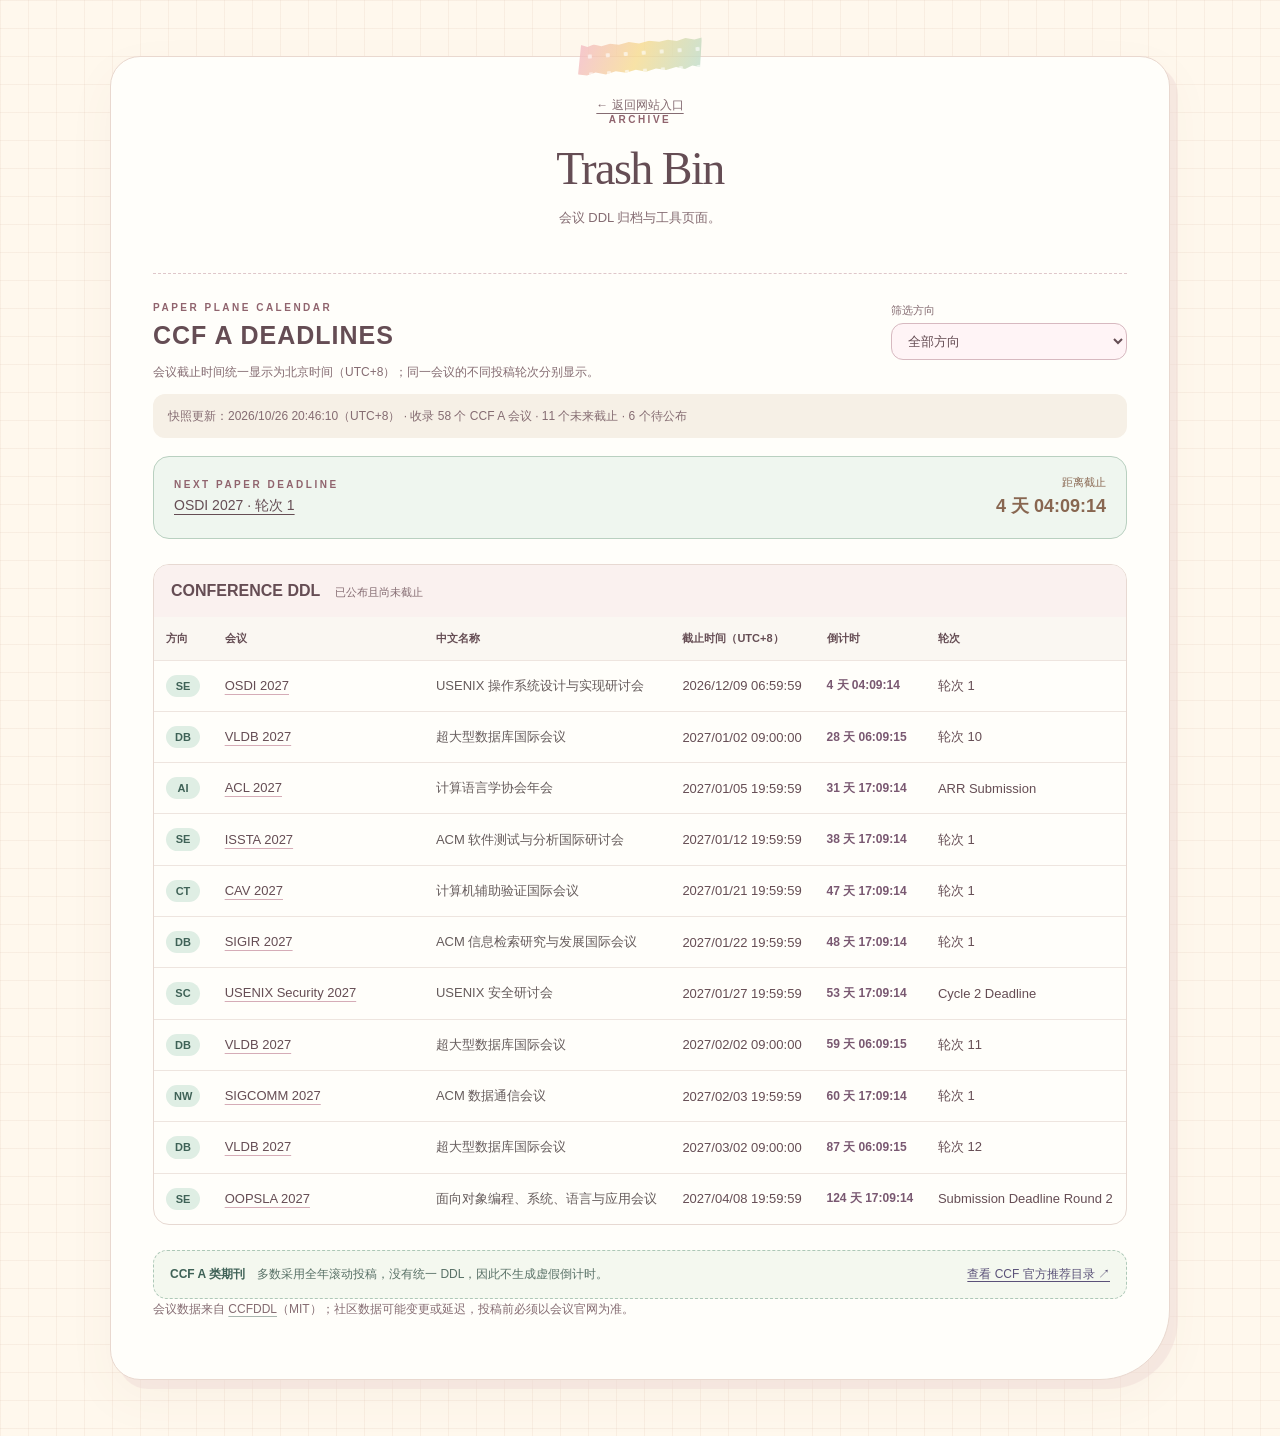
<file: trash.html>
<!doctype html>
<html lang="zh-CN">
  <head>
    <meta charset="UTF-8" />
    <meta name="viewport" content="width=device-width, initial-scale=1" />
    <title>Trash Bin | CCFDDL</title>
    <link rel="stylesheet" href="entry.css" />
    <script src="ccf-deadlines-data.js" defer></script>
    <script src="ccf-deadlines.js" defer></script>
  </head>
  <body>
    <main class="note dashboard">
      <a class="back" href="index.html#platform-links">&larr; 返回网站入口</a>
      <span class="eyebrow">ARCHIVE</span>
      <h1>Trash Bin</h1>
      <p>会议 DDL 归档与工具页面。</p>
      <section class="contest-board ccf-deadline-board" id="ccf-deadlines" aria-labelledby="ccf-heading">
        <div class="board-heading">
          <div>
            <span class="eyebrow">PAPER PLANE CALENDAR</span>
            <h2 id="ccf-heading" tabindex="-1">CCF A DEADLINES</h2>
          </div>
          <label class="platform-filter">筛选方向
            <select id="ccf-category-filter">
              <option value="all">全部方向</option>
              <option value="AI">人工智能</option><option value="CG">图形学与多媒体</option>
              <option value="CT">计算机科学理论</option><option value="DB">数据库/数据挖掘/内容检索</option>
              <option value="DS">体系结构/并行与分布/存储</option><option value="HI">人机交互与普适计算</option>
              <option value="MX">交叉/综合/新兴</option><option value="NW">计算机网络</option>
              <option value="SC">网络与信息安全</option><option value="SE">软件工程/系统软件/程序设计语言</option>
            </select>
          </label>
        </div>
        <p class="calendar-help">会议截止时间统一显示为北京时间（UTC+8）；同一会议的不同投稿轮次分别显示。</p>
        <p id="ccf-data-status" class="data-status" role="status">正在读取 CCF A 会议 DDL 快照…</p>
        <div class="next-contest ccf-next" id="next-ccf-deadline" hidden>
          <div><span class="eyebrow">NEXT PAPER DEADLINE</span><a id="next-ccf-link" target="_blank" rel="noopener noreferrer"></a></div>
          <div class="countdown-wrap"><span>距离截止</span><output id="ccf-countdown" aria-live="off"></output></div>
        </div>
        <noscript><p class="data-status">请启用 JavaScript 查看 CCF A 会议截止日期。</p></noscript>
        <div class="table-scroll" tabindex="0" role="region" aria-label="CCF A 会议截止日期表，可横向滚动">
          <table>
            <caption>CONFERENCE DDL <span>已公布且尚未截止</span></caption>
            <thead><tr><th scope="col">方向</th><th scope="col">会议</th><th scope="col">中文名称</th><th scope="col">截止时间（UTC+8）</th><th scope="col">倒计时</th><th scope="col">轮次</th></tr></thead>
            <tbody id="ccf-deadline-rows"><tr><td colspan="6" class="empty-row">正在加载截止日期…</td></tr></tbody>
          </table>
        </div>
        <aside class="journal-note">
          <strong>CCF A 类期刊</strong>
          <span>多数采用全年滚动投稿，没有统一 DDL，因此不生成虚假倒计时。</span>
          <a href="https://www.ccf.org.cn/Academic_Evaluation/By_category/" target="_blank" rel="noopener noreferrer">查看 CCF 官方推荐目录 &nearr;</a>
        </aside>
        <p class="calendar-help">会议数据来自 <a class="ccf-source-link" href="https://github.com/ccfddl/ccf-deadlines" target="_blank" rel="noopener noreferrer">CCFDDL</a>（MIT）；社区数据可能变更或延迟，投稿前必须以会议官网为准。</p>
      </section>
    </main>
  </body>
</html>
</file>
<file: entry.css>
:root {
  color-scheme: light;
  font-family: "Trebuchet MS", "Microsoft YaHei", sans-serif;
  color: #654d54;
  background: #fff8ed;
}

@font-face {
  font-family: "UTTU Regular";
  src: url("cute/Narcissus/Voice/fonts/regular.woff2") format("woff2");
  font-weight: 400;
  font-style: normal;
  font-display: swap;
}
@font-face {
  font-family: "UTTU Regular";
  src: url("cute/Narcissus/Voice/fonts/regular-bold.woff2") format("woff2");
  font-weight: 700;
  font-style: normal;
  font-display: swap;
}

* { box-sizing: border-box; }

body {
  margin: 0;
  min-height: 100vh;
  min-height: 100svh;
  display: grid;
  place-items: center;
  grid-template-columns: minmax(0, 1fr);
  padding: 56px 22px;
  background-image: linear-gradient(#e7cfbd40 1px, transparent 1px),
    linear-gradient(90deg, #e7cfbd40 1px, transparent 1px);
  background-size: 28px 28px;
}

.note {
  position: relative;
  width: min(100%, 470px);
  padding: 38px 42px 30px;
  text-align: center;
  background: #fffefa;
  border: 1px solid #e9d8cf;
  border-radius: 30px 30px 70px 30px;
  box-shadow: 8px 9px 0 #efdcd780, 0 18px 50px #7950460c;
}

.note::before {
  content: "";
  position: absolute;
  width: 126px;
  height: 32px;
  top: -16px;
  left: calc(50% - 63px);
  background: radial-gradient(circle, #fff9 0 2px, transparent 2.5px) 4px 3px / 18px 18px,
    linear-gradient(115deg, #f3b9c9cc, #f6db91cc 48%, #bcdccccc);
  clip-path: polygon(4% 0, 9% 7%, 14% 1%, 20% 8%, 27% 2%, 34% 7%, 42% 1%, 50% 8%, 58% 1%, 66% 7%, 73% 2%, 80% 8%, 87% 1%, 94% 7%, 100% 3%, 97% 94%, 91% 88%, 85% 97%, 78% 89%, 70% 96%, 62% 89%, 54% 97%, 46% 89%, 38% 96%, 30% 89%, 22% 97%, 14% 89%, 7% 96%, 0 91%);
  box-shadow: 0 4px 7px #9b705b20;
  transform: rotate(-4deg);
}

.eyebrow {
  display: block;
  font-size: 10px;
  font-weight: 700;
  letter-spacing: 2.5px;
  color: #90646e;
}

h1 {
  font-family: Georgia, "Times New Roman", serif;
  font-weight: 400;
  font-size: clamp(34px, 8vw, 46px);
  line-height: 1.12;
  letter-spacing: -1.5px;
  margin: 18px 0 12px;
}

p { margin: 0; font-size: 13px; line-height: 1.7; color: #856c72; }
.buttons { display: grid; gap: 16px; margin: 28px 0; }

.candy {
  --edge: #d09ba7;
  display: flex;
  align-items: center;
  gap: 13px;
  min-height: 64px;
  padding: 12px 18px;
  border: 1px solid var(--edge);
  border-radius: 20px;
  color: #664453;
  text-decoration: none;
  font-size: 17px;
  font-weight: 700;
  box-shadow: 0 5px 0 var(--edge), inset 0 2px 0 #ffffff90;
  transition: transform 160ms ease, box-shadow 160ms ease;
}

.pink { background: #f9dce3; }
.lavender { --edge: #b3a2c7; background: #e9e0f5; color: #5c4975; }
.blue { --edge: #97b5cf; background: #dcecf8; color: #3d607e; }
.mint { --edge: #9abca9; background: #deefe3; color: #426653; }
.button-icon {
  display: grid;
  place-items: center;
  width: 34px;
  height: 34px;
  flex-shrink: 0;
  background: #fffefa9c;
  border-radius: 12px;
  font-family: Georgia, serif;
  font-size: 18px;
}
.button-icon img { display: block; width: 85%; height: 85%; object-fit: contain; }
.arrow { margin-left: auto; font-size: 22px; font-weight: 400; }
@media (hover: hover) {
  .candy:hover { transform: translateY(-3px) rotate(-1deg); box-shadow: 0 8px 0 var(--edge); }
  .lavender:hover { transform: translateY(-3px) rotate(1deg); }
}
.candy:active { transform: translateY(4px); box-shadow: 0 1px 0 var(--edge); }
a:focus-visible { outline: 3px solid #81597d; outline-offset: 7px; }
.back { color: #856c72; font-size: 12px; text-underline-offset: 4px; }
.footnote { display: block; font-size: 10px; line-height: 1.7; letter-spacing: 0.5px; color: #927b7f; }
.home-avatar { display: block; margin: 0 auto 14px; border-radius: 50%; border: 2px solid #fff; box-shadow: 0 0 0 1px #d8c2c8; object-fit: cover; }

/* A CSS-only bunny keeps both entry pages self-contained and offline-friendly. */
.bunny {
  position: relative;
  width: 65px;
  height: 49px;
  margin: 48px auto 22px;
  border: 2px solid #c59d9d;
  border-radius: 45% 45% 42% 42%;
  background: #fff1ec;
  transform: rotate(6deg);
}
.bunny::before, .bunny::after {
  content: "";
  position: absolute;
  z-index: -1;
  top: -30px;
  width: 18px;
  height: 36px;
  border: 2px solid #c59d9d;
  border-radius: 60% 60% 0 0;
  background: #f9dce3;
  box-shadow: inset 0 0 0 4px #fff1ec;
}
.bunny::before { left: 8px; transform: rotate(-12deg); }
.bunny::after { right: 8px; transform: rotate(12deg); }
.bunny span {
  position: absolute;
  top: 20px;
  left: 18px;
  width: 4px;
  height: 5px;
  border-radius: 50%;
  background: #79545e;
  box-shadow: 21px 0 #79545e, 10px 9px 0 -1px #79545e,
    -7px 8px 0 3px #f4bdc7, 28px 8px 0 3px #f4bdc7;
}

.live-clock {
  position: relative;
  display: grid;
  justify-items: center;
  gap: 8px;
  width: min(100%, 265px);
  margin: 18px auto 3px;
  padding: 15px 16px 16px;
  border: 1px solid #d05126;
  border-top-width: 2px;
  border-radius: 3px;
  background: #212121f5;
  color: #e2d7c6;
  box-shadow: 0 8px 24px #0003;
  font-family: "UTTU Regular", "Noto Serif SC", "Songti SC", SimSun, serif;
  font-variant-numeric: tabular-nums;
  text-decoration: none;
}
.clock-date { width: 100%; padding-bottom: 8px; border-bottom: 1px solid #d0512666; font-size: 11px; line-height: 1.6; color: #ece5d9; }
.clock-date::before { content: ""; display: inline-block; width: 5px; height: 5px; margin: 0 7px 1px 0; background: #df6931; transform: rotate(45deg); }
.clock-time { font: 400 30px/1.2 "UTTU Regular", "Courier New", monospace; letter-spacing: 2px; white-space: nowrap; }
.clock-lunar { font-size: 12px; line-height: 1.6; letter-spacing: 0.6px; color: #cfbca2; }
.clock-rankings { display: grid; grid-template-columns: minmax(0, 1fr) 265px minmax(0, 1fr); align-items: center; gap: 24px; margin: 26px auto 0; max-width: 920px; }
.clock-rankings .live-clock { margin: 0 auto; }
.rating-board { min-width: 0; overflow: hidden; border: 1px solid #b9b9b9; background: #fff; color: #333; text-align: left; }
.rating-board header { display: flex; align-items: center; justify-content: space-between; gap: 8px; padding: 10px 12px; }
.rating-board h2 { margin: 0; font: 700 16px/1.3 Verdana, sans-serif; }
.rating-board h2 small { font-size: 10px; font-weight: 400; }
.rating-board header > a { flex-shrink: 0; padding: 3px 5px; color: inherit; text-decoration: none; }
.rating-scope { margin: 0; padding: 8px 10px; color: #777; font-size: 10px; line-height: 1.6; }
.rating-columns, .rating-list li { display: grid; grid-template-columns: 35px minmax(0, 1fr) 52px; align-items: center; text-align: center; }
.rating-columns { min-height: 30px; font-size: 11px; font-weight: 700; }
.rating-list { margin: 0; padding: 0; list-style: none; font-variant-numeric: tabular-nums; }
.rating-list li { min-height: 29px; font-size: 12px; }
.rating-place { color: #333; font-size: 11px; }
.rating-list a { min-width: 0; padding: 3px 5px; overflow: hidden; text-overflow: ellipsis; white-space: nowrap; text-decoration: none; font-weight: 700; }
.rating-list .rating-initial { color: #000; }
.rating-history-link { display: block; padding: 9px 12px; border-top: 1px solid #ddd; color: #1a5cc8; font-size: 11px; text-align: right; text-underline-offset: 3px; }
.rating-list a:hover { text-decoration: underline; }
.rating-value { color: #333; font-size: 12px; }
.rating-status { margin: 0; border-top: 1px solid #ddd; padding: 8px 10px; font-size: 9px; color: #777; line-height: 1.6; overflow-wrap: anywhere; }
/* Each compact board keeps its source site's visual vocabulary, not the page's candy cards. */
.rating-board-cf { border-radius: 6px; font-family: Verdana, sans-serif; }
.rating-board-cf header { color: #3b5998; border-bottom: 1px solid #b9b9b9; }
.rating-board-cf h2 small { display: block; padding-left: 21px; margin-top: 3px; color: #777; }
.rating-board-cf .rating-columns { background: #e1e1e1; }
.rating-board-cf .rating-list li:nth-child(odd) { background: #f0f0f0; }
.rating-board-cf .rating-list li + li { border-top: 1px solid #ddd; }
.rating-board-atc { border-color: #ddd; border-radius: 3px; font-family: Lato, "Helvetica Neue", Helvetica, Arial, sans-serif; }
.rating-board-atc header { background: #222; color: #fff; }
.rating-board-atc h2 { font: 400 20px/1.2 Lato, "Helvetica Neue", Helvetica, Arial, sans-serif; }
.rating-board-atc h2 small { margin-left: 5px; color: #bbb; font-size: 11px; }
.atc-ranking-category { display: flex; align-items: center; gap: 12px; padding: 9px 12px 0; border-bottom: 1px solid #ddd; font-size: 12px; }
.atc-ranking-category > span { margin-bottom: -1px; padding: 7px 10px; border: 1px solid #ddd; border-bottom-color: #fff; border-radius: 4px 4px 0 0; background: #fff; }
.atc-ranking-category > small { font-size: 10px; color: #666; }
.rating-board-atc .rating-columns { background: #f5f5f5; border-top: 1px solid #ddd; border-bottom: 2px solid #ddd; }
.rating-board-atc .rating-columns > span + span, .rating-board-atc .rating-list li > * + * { border-left: 1px solid #ddd; }
.rating-board-atc .rating-columns > span, .rating-board-atc .rating-list li > * { align-self: stretch; display: flex; align-items: center; justify-content: center; padding: 6px 4px; }
.rating-board-atc .rating-list li > a { display: block; line-height: 17px; text-align: left; padding-left: 8px; }
.rating-board-atc .rating-list li > .atc-rating-user { min-width: 0; justify-content: flex-start; gap: 3px; padding-left: 8px; }
.atc-rating-user > a:not(.atc-country-link) { flex: 1; padding: 0; text-align: left; }
.rating-list .atc-country-link { display: inline-flex; flex: 0 0 16px; padding: 0; }
.atc-rating-user img { display: block; flex: 0 0 16px; width: 16px; height: 16px; object-fit: contain; }
.rating-board-atc .rating-list li + li { border-top: 1px solid #ddd; }
.rating-board-atc .rating-value { font-weight: 700; }
.rating-board-atc .rating-list li:hover { background: #f5f5f5; }
@media (max-width: 900px) {
  .clock-rankings { grid-template-columns: repeat(2, minmax(0, 1fr)); gap: 18px; }
  .clock-rankings .live-clock { grid-column: 1 / -1; grid-row: 1; margin-bottom: 6px; }
}
@media (max-width: 520px) {
  .clock-rankings { grid-template-columns: minmax(0, 1fr); }
}
.three-week-calendar { width: min(100%, 860px); margin: 28px auto 0; padding: 14px 12px 10px; border: 1px solid #e6d7d2; border-radius: 18px; background: #fffaf5; }
.three-week-calendar table { width: 100%; table-layout: fixed; border-collapse: collapse; font-size: 12px; }
.three-week-calendar caption { padding: 0 0 13px; text-align: left; font-size: 10px; font-weight: 700; letter-spacing: 1.5px; color: #90646e; }
.three-week-calendar caption span { display: inline-block; margin-left: 10px; letter-spacing: 0; font-weight: 400; color: #856c72; }
.three-week-calendar th { padding: 4px 0; font-weight: 400; color: #927b7f; }
.three-week-calendar thead th:first-child { width: 42px; }
.three-week-calendar td { padding: 5px 3px; text-align: center; vertical-align: top; background: #f0f6fc; }
.three-week-calendar tbody tr + tr { border-top: 1px dashed #eaded8; }
.three-week-calendar .current-week { background: #f6edf250; }
.three-week-calendar .calendar-week-label { font-size: 9px; }
.three-week-calendar .current-week .calendar-week-label::before { content: ""; display: inline-block; width: 0; height: 0; border-top: 6px solid transparent; border-bottom: 6px solid transparent; border-left: 9px solid #43865d; vertical-align: middle; }
.three-week-calendar .calendar-date { display: inline-flex; align-items: center; justify-content: center; flex-direction: column; gap: 3px; min-width: 30px; max-width: 100%; padding: 4px 3px; border: 1px solid transparent; border-radius: 12px; background: transparent; font: inherit; color: inherit; cursor: pointer; font-variant-numeric: tabular-nums; }
.calendar-date time { display: grid; justify-items: center; }
.calendar-date:focus-visible { outline: 2px solid #926581; outline-offset: 2px; }
.calendar-date[aria-pressed="true"] { border-color: #a98aa6; }
.calendar-date small { min-height: 12px; line-height: 12px; font-size: 9px; color: #927b7f; }
.calendar-date b { font-weight: 500; line-height: 20px; font-size: 15px; }
.three-week-calendar .weekend b { color: #aa687c; }
.three-week-calendar .is-today { border-color: transparent; }
.three-week-calendar .is-today b { position: relative; font-weight: 700; color: #38744d; }
.three-week-calendar .is-today b::after { content: ""; position: absolute; width: 16px; height: 3px; left: 50%; bottom: -2px; transform: translateX(-50%); border-radius: 2px; background: #43865d; }
.three-week-calendar .workday b { color: #416075; }
.three-week-calendar .day-off { background: #f1f0f8; }
.holiday-off, .holiday-work { display: inline-block; padding: 1px 3px; border-radius: 4px; font-size: 9px; line-height: 15px; }
.holiday-off { color: #514b8a; background: #e4e3f5; }
.holiday-work { color: #3c647c; background: #deebf3; }
.calendar-festival { min-height: 17px; font-size: 10px; line-height: 1.6; color: #a65f73; overflow-wrap: anywhere; }
.calendar-events { display: grid; gap: 4px; margin-top: 3px; }
.calendar-event { display: block; padding: 5px 3px; border-radius: 7px; color: #654d54; background: #efe9ed; font-size: 10px; line-height: 1.5; white-space: pre-line; text-decoration: none; overflow-wrap: anywhere; }
.calendar-event.codeforces, .calendar-series-tag.codeforces { background: #fffbd3; color: #70651e; }
.calendar-event.atcoder, .calendar-series-tag.atcoder { background: #eee5f7; color: #5c4975; }
.calendar-event.nowcoder, .calendar-series-tag.nowcoder { background: #fbe5e7; color: #934f59; }
.calendar-event:hover { text-decoration: underline; }
.calendar-guide { margin: 9px 0 0; color: #8b757c; font-size: 10px; line-height: 1.7; text-align: left; }
.calendar-guide a { color: #795871; text-underline-offset: 2px; }
.calendar-details { margin-top: 12px; padding: 12px 14px; border: 1px dashed #dcc3c9; border-radius: 12px; text-align: left; background: #fffdf9; }
.calendar-details h3 { margin: 0; font-size: 13px; font-weight: 600; }
.calendar-details .calendar-guide { margin-top: 5px; }
.calendar-detail-event { margin-top: 10px; padding-left: 9px; border-left: 3px solid #b8a3c6; }
.calendar-detail-event a { font-size: 12px; color: #654d54; overflow-wrap: anywhere; text-underline-offset: 3px; }
.calendar-detail-event small { display: block; margin-top: 4px; color: #8b757c; font-size: 10px; }
.calendar-contest-series { display: none; }
.calendar-series-tag { display: block; padding: 2px 1px; border-radius: 4px; font-size: 8px; line-height: 12px; white-space: nowrap; }
@media (max-width: 600px) {
  .calendar-events { display: none; }
  .three-week-calendar td { padding: 5px 1px; }
  .calendar-contest-series { display: grid; gap: 3px; width: 100%; }
  .calendar-festival { font-size: 9px; }
}
@media (max-width: 420px) {
  .three-week-calendar { padding: 12px 6px 8px; }
  .three-week-calendar thead th:first-child { width: 30px; }
  .three-week-calendar .calendar-date { min-width: 24px; }
  .three-week-calendar caption { padding-left: 5px; letter-spacing: 1px; }
}
.spinning-pinwheel {
  display: block;
  width: 132px;
  height: auto;
  margin: 20px auto 12px;
  overflow: visible;
  filter: drop-shadow(5px 7px 0 #a8b4be38);
}
.pinwheel-blades {
  transform-box: view-box;
  transform-origin: 86px 50px;
  animation: pinwheel-spin 5s linear infinite;
  filter: drop-shadow(2px 3px 1px #76697b2e);
}
@keyframes pinwheel-spin {
  to { transform: rotate(360deg); }
}
.bottom-clover {
  width: fit-content;
  margin: 24px auto 0;
  font-size: 31px;
  line-height: 1;
  filter: drop-shadow(2px 3px 0 #b9d5aa);
  transform: rotate(9deg);
}
.fixed-narcissus {
  --narcissus-scale: 1;
  position: fixed;
  z-index: 20;
  left: 0;
  bottom: 0;
  width: clamp(190px, 23vw, 300px);
  height: clamp(260px, 44vh, 430px);
  overflow: hidden;
  pointer-events: auto;
  user-select: none;
  transform: scale(var(--narcissus-scale));
  transform-origin: left bottom;
  cursor: grab;
}
.fixed-narcissus:focus-visible { outline: 3px solid #8f7293; outline-offset: -8px; }
.fixed-narcissus { touch-action: none; -webkit-tap-highlight-color: transparent; }
.fixed-narcissus.is-dragging { cursor: grabbing; }
.fixed-narcissus.is-hidden { visibility: hidden; pointer-events: none; }
.fixed-narcissus canvas {
  position: absolute;
  left: 50%;
  bottom: 0;
  width: auto;
  max-width: none;
  height: 100%;
  transform: translateX(-50%);
}
.fixed-narcissus canvas { display: block; }
.fixed-narcissus canvas[hidden] { display: none; }
.fixed-narcissus .narcissus-live2d-canvas {
  left: 0;
  bottom: 0;
  width: 100%;
  height: 100%;
  transform: none;
}
.narcissus-loading { position: absolute; left: 12px; right: 12px; bottom: 65px; padding: 8px; border-radius: 8px; background: #fffaf2e8; color: #654d68; font-size: 11px; text-align: center; overflow-wrap: anywhere; }
.narcissus-loading[hidden] { display: none; }
.narcissus-settings {
  position: fixed;
  z-index: 70;
  left: 12px;
  bottom: 12px;
  display: grid;
  justify-items: start;
  gap: 8px;
  font-size: 11px;
}
.narcissus-settings > button {
  display: grid;
  place-items: center;
  width: 38px;
  height: 38px;
  border: 0;
  padding: 9px;
  background: transparent;
  color: #654d68;
  font: inherit;
  font-weight: 700;
  cursor: pointer;
}
.page-navigation { position: fixed; z-index: 60; left: 12px; top: 12px; font-size: 12px; }
#page-nav-toggle { display: grid; place-items: center; width: 38px; height: 38px; padding: 9px; border: 0; background: transparent; color: #654d68; cursor: pointer; }
#page-nav-toggle:focus-visible, #page-nav-panel a:focus-visible { outline: 3px solid #8f7293; outline-offset: 2px; }
#page-nav-panel { width: 250px; max-width: calc(100vw - 24px); max-height: calc(100dvh - 74px); overflow-y: auto; margin-top: 8px; padding: 14px 10px; border: 1px solid #dbcbd9; border-radius: 15px; background: #fffdf8f2; box-shadow: 0 9px 25px #624b5c24; backdrop-filter: blur(8px); }
#page-nav-panel[hidden] { display: none; }
.page-nav-title { display: block; padding: 2px 9px 10px; color: #927b7f; font-size: 10px; letter-spacing: 1px; }
#page-nav-panel a { display: block; margin: 2px 0; padding: 9px; border-radius: 8px; color: #654d68; text-decoration: none; line-height: 1.5; overflow-wrap: anywhere; }
#page-nav-panel a:hover, #page-nav-panel a[aria-current="location"] { background: #f0e7f5; }
#page-nav-panel a.page-nav-subsection { padding-left: 23px; font-size: 11px; color: #856c72; }
#page-top, #live-clock, #three-week-calendar, #platform-links, #contest-heading, #coming-soon, #recent-section, #ccf-deadlines, #activity-heading { scroll-margin-top: 64px; }
.narcissus-panel {
  position: absolute;
  left: 0;
  bottom: calc(100% + 8px);
  width: 285px;
  max-width: calc(100vw - 24px);
  max-height: calc(100dvh - 70px);
  overflow: hidden;
  padding: 10px;
  border: 1px solid #dbcbd9;
  border-radius: 15px;
  background: #fffdf8f2;
  box-shadow: 0 9px 25px #624b5c24;
  backdrop-filter: blur(8px);
}
.narcissus-panel[hidden] { display: none; }
.narcissus-panel-content {
  max-height: calc(100dvh - 92px);
  overflow-y: auto;
  overscroll-behavior: contain;
  scrollbar-width: thin;
  scrollbar-color: #c5b2c6 transparent;
  scrollbar-gutter: stable;
  padding: 3px 4px;
}
.narcissus-panel:hover .narcissus-panel-content, .narcissus-panel:focus-within .narcissus-panel-content { scrollbar-color: #a98eac transparent; }
/* Older WebKit browsers use these rules instead of the standard scrollbar properties. */
.narcissus-panel-content::-webkit-scrollbar { width: 6px; }
.narcissus-panel-content::-webkit-scrollbar-track { background: transparent; margin-block: 4px; }
.narcissus-panel-content::-webkit-scrollbar-thumb { background: #c5b2c6; border-radius: 6px; }
.narcissus-panel-content::-webkit-scrollbar-thumb:hover { background: #a98eac; }
.narcissus-panel-content::-webkit-scrollbar-button { display: none; }
.character-select { width: 100%; min-height: 36px; margin-bottom: 8px; padding: 6px; border: 1px solid #b9a4bf; border-radius: 8px; background: #fffaf2; color: #654d68; font: inherit; }
#character-selection-name { margin: 0 0 12px; overflow-wrap: anywhere; }
#character-retry[hidden] { display: none; }
.narcissus-panel label { display: flex; justify-content: space-between; margin: 3px 0 4px; color: #6d5862; }
.narcissus-panel output { font-variant-numeric: tabular-nums; font-weight: 700; }
.narcissus-panel input { width: 100%; accent-color: #96789a; }
.narcissus-panel small { display: block; margin-top: 8px; color: #8a777d; line-height: 1.4; }
.narcissus-more { display: block; margin-top: 12px; padding: 7px; border: 1px solid #ad97b1; border-radius: 8px; text-align: center; text-decoration: none; color: #654d68; background: #f0e7f5; }
.narcissus-hide { display: block; width: 100%; margin-top: 12px; padding: 7px; border: 1px solid #ad97b1; border-radius: 8px; color: #654d68; background: #fffaf2; font: inherit; cursor: pointer; }
.narcissus-hide:disabled { opacity: .55; cursor: not-allowed; }
#motion-capture-toggle[aria-pressed="true"] { background: #e4f0e7; border-color: #809b85; }
#motion-capture-preview { display: block; width: 100%; max-height: 160px; margin-top: 10px; border-radius: 8px; object-fit: contain; background: #302830; transform: scaleX(-1); }
#motion-capture-preview[hidden], #motion-capture-calibrate[hidden] { display: none; }
.voice-subtitle {
  position: fixed;
  z-index: 40;
  left: var(--subtitle-left, 12px);
  right: var(--subtitle-right, 12px);
  bottom: max(var(--subtitle-bottom, 14px), env(safe-area-inset-bottom));
  margin-inline: auto;
  display: grid;
  grid-template-columns: minmax(0, 1fr);
  align-items: start;
  column-gap: 18px;
  width: auto;
  max-width: 860px;
  max-height: var(--subtitle-max-height, calc(100dvh - 28px));
  padding: 15px 18px 16px;
  overflow-x: hidden;
  overflow-y: auto;
  border: 1px solid #d05126;
  border-top-width: 2px;
  border-radius: 3px;
  background: #212121f5;
  color: #e2d7c6;
  text-align: left;
  box-shadow: 0 8px 30px #0008;
  font-family: var(--caption-font, "UTTU Regular", "Noto Serif SC", "Songti SC", SimSun, serif);
  scrollbar-width: thin;
  scrollbar-color: #d05126 #1c1c1c;
}
.voice-subtitle[hidden] { display: none; }
.voice-subtitle #voice-notice { color: #efbb8c; margin-bottom: 8px; font-size: 12px; }
.voice-subtitle #voice-notice[hidden] { display: none; }
.voice-subtitle span { grid-row: 1; text-align: center; margin-bottom: 10px; padding-bottom: 8px; border-bottom: 1px solid #d0512666; color: #ece5d9; font-size: var(--caption-size, 14px); font-weight: 400; line-height: 1.5; }
.voice-subtitle span::before { content: "◆"; margin-right: 7px; color: #df6931; font-size: 10px; }
.voice-subtitle p { margin: 0; color: inherit; white-space: pre-line; overflow-wrap: anywhere; }
.voice-subtitle #voice-en { font: var(--caption-size, 14px)/1.65 var(--caption-font, "UTTU Regular", sans-serif); font-style: var(--caption-en-style, normal); }
.voice-subtitle #voice-zh { margin-top: 7px; color: #cfbca2; font-size: var(--caption-size, 13px); line-height: 1.65; }
.subtitle-settings { margin: 14px 0; padding: 12px 0; border-block: 1px solid #dbcbd9; }
#subtitle-style-preview { padding: 10px; margin-top: 10px; border: 1px solid #d05126; border-radius: 3px; background: #212121; color: #e2d7c6; font-family: var(--caption-font, "UTTU Regular", "Noto Serif SC", "Songti SC", SimSun, serif); font-size: var(--caption-size, 14px); overflow-wrap: anywhere; }
#subtitle-style-preview p { margin: 4px 0; font-size: inherit; color: inherit; line-height: 1.65; }
#subtitle-style-preview .subtitle-preview-en { font-family: var(--caption-font, "UTTU Regular", sans-serif); font-style: var(--caption-en-style, normal); }
#subtitle-settings-status[hidden] { display: none; }

@media (max-width: 420px) {
  .note { padding: 32px 24px 26px; }
  .candy { padding: 12px 14px; font-size: 16px; }
}
@media (prefers-reduced-motion: reduce) {
  .candy { transition: none; }
  .pinwheel-blades { animation: none; }
}

.dashboard { width: min(100%, 1060px); min-width: 0; }
.dashboard .platform-links { grid-template-columns: repeat(3, minmax(0, 1fr)); gap: 14px; }
#platform-links:focus { outline: none; }
.platform-links .candy { gap: 9px; padding: 12px; font-size: 15px; }
.ccf-deadline-board .local-tools { margin: 16px 0; }
#ccf-refresh-status { overflow-wrap: anywhere; }
.contest-board { text-align: left; margin: 44px 0 30px; border-top: 1px dashed #dfc7ca; padding-top: 28px; }
.board-heading { display: flex; align-items: center; justify-content: space-between; gap: 20px; }
.tracker-title { display: flex; align-items: center; gap: 10px; min-width: 0; }
.tracker-title > div { min-width: 0; }
.tracker-whale { width: 92px; height: auto; flex: 0 0 auto; overflow: visible; filter: drop-shadow(2px 3px 0 #a9bac133); }
.board-heading h2 { font-size: 25px; margin: 8px 0 12px; letter-spacing: 1px; }
.platform-filter { display: grid; gap: 5px; flex-shrink: 0; font-size: 11px; color: #856c72; }
.platform-filter select {
  font: inherit;
  font-size: 13px;
  color: #654d54;
  background: #fff4f6;
  border: 1px solid #d7b9c0;
  border-radius: 12px;
  padding: 9px 12px;
}
.calendar-help { font-size: 12px; }
.data-status { margin-top: 12px; padding: 12px 15px; border-radius: 12px; background: #f6f0e6; font-size: 12px; white-space: pre-line; }
.data-status.warning { background: #fff0d8; color: #7b5826; }
.next-contest { display: flex; align-items: center; justify-content: space-between; gap: 20px; margin-top: 18px; padding: 18px 20px; border: 1px solid #ddc6ae; border-radius: 16px; background: #fff3da; }
.next-contest[hidden] { display: none; }
.next-contest > div { min-width: 0; }
.next-contest a { display: block; margin-top: 7px; color: #654d54; font-size: 14px; text-underline-offset: 4px; overflow-wrap: anywhere; }
.countdown-wrap { flex-shrink: 0; display: grid; gap: 4px; text-align: right; color: #886650; }
.countdown-wrap span { font-size: 11px; }
.countdown-wrap output { font: 700 18px/1.4 "Trebuchet MS", "Microsoft YaHei", sans-serif; font-variant-numeric: tabular-nums; white-space: nowrap; }
.table-scroll { overflow-x: auto; margin: 25px 0; border: 1px solid #e7d9d2; border-radius: 16px; }
.table-scroll:focus-visible, select:focus-visible { outline: 3px solid #81597d; outline-offset: 3px; }
.contest-board table { width: 100%; min-width: 660px; border-collapse: collapse; font-size: 13px; }
.contest-board caption { text-align: left; padding: 17px; font-size: 16px; font-weight: 700; background: #faf1ef; }
.contest-board caption span { margin-left: 10px; font-size: 11px; font-weight: 400; color: #856c72; }
.caption-sunrise { width: 55px; height: 34px; margin: -10px 8px -9px -5px; vertical-align: middle; overflow: visible; }
.contest-board th { font-size: 11px; font-weight: 600; background: #faf7f2; white-space: nowrap; }
.contest-board th, .contest-board td { padding: 14px 12px; text-align: left; border-bottom: 1px solid #eee5df; }
.contest-board tr:last-child td { border-bottom: 0; }
.contest-board td:nth-child(2) { min-width: 210px; max-width: 360px; overflow-wrap: anywhere; }
.contest-board td:not(:nth-child(2)) { white-space: nowrap; }
.contest-board tbody tr:hover { background: #fff9f4; }
.contest-board td a { color: #654d54; text-decoration-color: #d5acb7; text-underline-offset: 4px; line-height: 1.7; }
.contest-board td a:hover { color: #a34768; }
.contest-board .empty-row { text-align: center; padding: 28px 12px; color: #856c72; white-space: normal !important; }
.platform-tag, .status-tag { display: inline-block; padding: 4px 8px; border-radius: 8px; font-size: 11px; }
.platform-tag.codeforces { background: #e4eff9; color: #3d607e; }
.platform-tag.atcoder { background: #eee5f7; color: #5c4975; }
.platform-tag.nowcoder { background: #e4f0e6; color: #426653; }
.status-tag.upcoming { background: #fff0d5; color: #805d29; }
.status-tag.running { background: #dcefe4; color: #38694c; }
.status-tag.finished { background: #f0eae9; color: #7b676f; }
.ccf-deadline-board { --ccf-ink: #3f6257; --ccf-paper: #eff6ef; }
.ccf-next { border-color: #b9d0c0; background: var(--ccf-paper); }
.ccf-category-tag { display: inline-grid; min-width: 34px; padding: 4px 8px; border-radius: 999px; background: #dfeee4; color: var(--ccf-ink); font: 700 11px/1.3 "Trebuchet MS", sans-serif; text-align: center; }
.ccf-title-zh { min-width: 180px; color: #665c5c; line-height: 1.55; }
.ccf-row-countdown { color: #795871; font: 700 12px/1.4 "Trebuchet MS", "Microsoft YaHei", sans-serif; font-variant-numeric: tabular-nums; }
.ccf-source-link { color: inherit; text-decoration-color: #a8b5ae; text-decoration-thickness: 1px; text-underline-offset: 3px; }
.ccf-source-link:hover { color: var(--ccf-ink); text-decoration-color: currentColor; }
.deadline-passed { opacity: .55; }
.journal-note { display: grid; grid-template-columns: auto 1fr auto; align-items: center; gap: 12px; margin: 20px 0 0; padding: 14px 16px; border: 1px dashed #adc8b7; border-radius: 14px; background: #f4f8ef; color: #597167; font-size: 12px; line-height: 1.6; }
.journal-note strong { color: #3f6257; white-space: nowrap; }
.journal-note a { color: #5b5279; text-underline-offset: 3px; white-space: nowrap; }
.count-pill { display: inline-block; padding: 3px 9px; border-radius: 12px; background: #eee5f7; color: #6c567b; font: 11px "Trebuchet MS", sans-serif; vertical-align: middle; }
.problem-legend { display: flex; gap: 7px; font-size: 10px; }
.problem-legend span, .problem-chip { display: inline-block; padding: 5px 8px; border-radius: 8px; }
.problem-legend .solved, .problem-chip.solved { background: #dcefe4; color: #38694c; border: 1px solid #afd2bc; }
.problem-legend .failed, .problem-chip.failed { background: #f8dfdf; color: #8b4747; border: 1px solid #deb1b1; }
.problem-legend .unattempted, .problem-chip.unattempted { background: #f7f3ed; color: #8e8580; border: 1px solid #ddd4cc; }
.problem-list { display: flex; flex-wrap: wrap; gap: 7px; min-width: 230px; }
.problem-chip { display: inline-flex; flex-direction: column; align-items: flex-start; gap: 2px; text-decoration: none !important; font-size: 11px; font-weight: 700; white-space: nowrap; }
.problem-chip small { font-size: 9px; font-weight: 400; color: #887c78; }
.problem-chip.rating-gray { color: #777; }
.problem-chip.rating-brown { color: #98633e; }
.problem-chip.rating-green { color: #288a43; }
.problem-chip.rating-cyan { color: #168a91; }
.problem-chip.rating-blue { color: #346bc2; }
.problem-chip.rating-yellow { color: #a88300; }
.problem-chip.rating-orange { color: #d06023; }
.problem-chip.rating-red { color: #c83843; }
.activity-controls { display: flex; flex-wrap: wrap; gap: 10px; margin-top: 14px; }
.activity-controls label { display: flex; align-items: center; gap: 7px; font-size: 11px; color: #856c72; }
.activity-controls select { font: inherit; color: #654d54; background: #fff8f4; border: 1px solid #dac6c2; border-radius: 10px; padding: 7px 10px; }
.activity-pagination { display: flex; align-items: center; justify-content: space-between; flex-wrap: wrap; gap: 10px; margin-top: 18px; font-size: 11px; color: #856c72; }
.activity-pagination button { flex-shrink: 0; min-height: 36px; padding: 8px 12px; border: 1px solid #dac6c2; border-radius: 10px; background: #fff8f4; color: #654d54; font: inherit; cursor: pointer; }
.activity-pagination button:hover:not(:disabled) { background: #f0e7f5; }
.activity-pagination button:disabled { opacity: .45; cursor: not-allowed; }
.activity-pagination button:focus-visible { outline: 3px solid #81597d; outline-offset: 3px; }
#activity-page-info { flex-basis: 100%; order: -1; text-align: center; line-height: 1.6; font-variant-numeric: tabular-nums; }
#activity-page-numbers { display: flex; flex: 1; flex-wrap: wrap; align-items: center; justify-content: center; gap: 5px; }
#activity-page-numbers button { min-width: 36px; padding: 8px; }
#activity-page-numbers button[aria-current="page"] { background: #eee5f7; border-color: #a98aa6; color: #654d68; font-weight: 700; }
#activity-page-jump { display: flex; flex-basis: 100%; flex-wrap: wrap; justify-content: flex-end; align-items: center; gap: 7px; }
#activity-page-input { width: 76px; min-height: 36px; padding: 6px 8px; border: 1px solid #dac6c2; border-radius: 8px; background: #fff8f4; color: #654d54; font: inherit; }
#activity-page-input:focus-visible { outline: 3px solid #81597d; outline-offset: 3px; }
#activity-page-input:disabled { opacity: .45; }
@media (max-width: 600px) {
  #activity-page-numbers { flex-basis: 100%; order: -1; }
  #activity-page-jump { justify-content: center; }
  .page-navigation { left: 8px; top: 8px; }
}
.activity-board { margin-top: 12px; }
.activity-board td:nth-child(2) { min-width: 190px; }
.activity-board td:nth-child(4) { white-space: normal; }
@media (max-width: 960px) {
  .dashboard .platform-links { grid-template-columns: repeat(2, minmax(0, 1fr)); }
}
@media (max-width: 600px) {
  .ccf-deadline-board .board-heading { flex-wrap: wrap; }
  .ccf-deadline-board .platform-filter { width: 100%; min-width: 0; }
  .ccf-deadline-board .platform-filter select { width: 100%; min-width: 0; }
  body:has(.dashboard) { padding: 36px 14px; }
  .dashboard { padding: 32px 18px 26px; border-bottom-right-radius: 35px; }
  .platform-links .candy { font-size: 13px; gap: 6px; padding: 10px; }
  .platform-links .button-icon { width: 27px; height: 29px; font-size: 15px; }
  .platform-links .arrow { display: none; }
  .board-heading { align-items: flex-start; gap: 10px; }
  .activity-board .board-heading { flex-wrap: wrap; }
  .next-contest { align-items: stretch; flex-direction: column; gap: 12px; }
  .journal-note { grid-template-columns: 1fr; gap: 5px; }
  .journal-note a { white-space: normal; }
  .countdown-wrap { text-align: left; }
  .board-heading h2 { font-size: 22px; }
  .board-heading .eyebrow { font-size: 8px; letter-spacing: 1px; }
  .fixed-narcissus { width: 150px; height: 245px; }
  /* Wide props/capes should not shrink these characters into the narrow default box. */
  .fixed-narcissus[data-character="flutterpage"],
  .fixed-narcissus[data-character="charlie"] { width: clamp(150px, 56vw, 225px); }
  .narcissus-settings { left: 8px; bottom: 8px; }
  .voice-subtitle { grid-template-columns: 1fr; padding: 12px 14px 13px; }
  .voice-subtitle span { grid-row: auto; margin-bottom: 7px; font-size: var(--caption-size, 12px); }
  .voice-subtitle #voice-en { font-size: var(--caption-size, 12px); }
  .voice-subtitle #voice-zh { font-size: var(--caption-size, 11px); }
}
</file>
<file: cf-history.css>
:root{color-scheme:light;--paper:#fffdf7;--ink:#343e43;--muted:#6d7678;--line:#dcded3;--accent:#326b73;font-family:"Trebuchet MS","Microsoft YaHei",sans-serif;color:var(--ink);background:#f0f1e8}
*{box-sizing:border-box}body{margin:0;background:linear-gradient(90deg,#dce2d650 1px,transparent 1px),linear-gradient(#dce2d650 1px,transparent 1px);background-size:32px 32px}main{max-width:1200px;margin:auto;padding:30px 36px 50px}a{color:var(--accent);text-underline-offset:4px}nav{display:flex;justify-content:space-between;gap:16px;font-size:12px}.hero{display:grid;grid-template-columns:1fr 230px;gap:45px;align-items:center;padding:60px 0 35px}.eyebrow{font-size:10px;letter-spacing:2px;color:var(--accent);font-weight:bold}h1{font:400 clamp(34px,4.3vw,58px)/1.2 Georgia,"Songti SC","SimSun",serif;letter-spacing:-1px;margin:20px 0}h1 em{font-style:normal;color:#778b79}.hero p{max-width:620px;font-size:13px;line-height:1.9;color:var(--muted)}.hero aside{border:1px solid #c7d1c2;border-radius:100px 100px 10px 10px;padding:48px 20px 22px;text-align:center;background:linear-gradient(160deg,#e2e9d6,#faf8ea)}.hero aside>span{font-size:9px;letter-spacing:2px}.hero aside strong{display:block;font:64px Georgia,serif;margin:10px 0}.hero aside small{font:11px "Trebuchet MS",sans-serif}.hero aside p{font-size:11px}.notice{font-size:12px;line-height:1.9;padding:16px 20px;background:#e4ece7;border-left:3px solid #648c80;border-radius:0 8px 8px 0}#data-status{font-size:11px;color:var(--muted);line-height:1.8}.workspace,.snapshots{padding:26px;background:var(--paper);border:1px solid var(--line);border-radius:18px;margin-top:24px;box-shadow:0 6px 24px #34443806}.section-heading{display:flex;justify-content:space-between;gap:20px;align-items:center}h2{font:400 26px Georgia,"SimSun",serif;margin:8px 0}h3{font-size:15px;margin:0}.options{display:flex;gap:12px;flex-wrap:wrap}label{font-size:12px;color:var(--muted)}button,select,input[type=date]{font:inherit;border:1px solid #c4cfc5;background:#fffefa;color:var(--ink);border-radius:7px;padding:8px}button{cursor:pointer}button:disabled{cursor:default;opacity:.5}a:focus-visible,button:focus-visible,select:focus-visible,input:focus-visible{outline:3px solid #b37c40;outline-offset:3px}.timeline{display:flex;align-items:center;gap:18px;padding:22px 0}#play{min-width:64px;background:var(--accent);color:white}#day-slider{flex:1;min-width:80px;accent-color:var(--accent)}.date-label{display:flex;align-items:center;gap:8px}#history-chart{display:block;width:100%;height:auto;min-height:180px;background:linear-gradient(#f7f9f2,#fffdf7);border-radius:10px}.chart-grid{stroke:#e1e5da;stroke-width:1}.chart-label{fill:#76817d;font:11px "Trebuchet MS",sans-serif}.chart-cursor{stroke:#344b52;stroke-dasharray:5 4;stroke-width:1}.hint{font-size:11px;color:var(--muted);line-height:1.8}.legend{display:flex;gap:8px;flex-wrap:wrap;margin:18px 0}.legend label{padding:6px 9px;border:1px solid var(--line);border-radius:6px;cursor:pointer;display:flex;gap:6px;align-items:center}.legend i{height:3px;width:16px;background:var(--series)}.legend input{accent-color:var(--accent)}.table-heading{display:flex;justify-content:space-between;align-items:center;gap:12px;margin-top:28px}.table-scroll{overflow:auto}table{border-collapse:collapse;width:100%;font-size:12px;text-align:left}th{font-size:10px;letter-spacing:.5px;color:var(--muted);font-weight:normal;padding:12px 10px;border-bottom:1px solid var(--line)}td{padding:12px 10px;border-bottom:1px solid #e9ebe2;white-space:nowrap;font-variant-numeric:tabular-nums}td:last-child{white-space:normal;min-width:180px;max-width:400px}tbody tr:hover{background:#f4f6ec}.player-link{font-weight:bold;text-decoration:none}.player-initial{color:#000}.gain{color:#357765}.loss{color:#a15145}.snapshots ol{display:grid;grid-template-columns:repeat(2,minmax(0,1fr));gap:10px 40px;padding-left:25px;font-size:13px}.snapshots li{padding:7px}.snapshot-rating{float:right;font-variant-numeric:tabular-nums;color:var(--muted)}footer{font-size:11px;line-height:1.9;color:var(--muted);padding:30px 0}.sr-only{position:absolute;width:1px;height:1px;overflow:hidden;clip-path:inset(50%)}
@media(max-width:760px){main{padding:24px 16px}.hero{grid-template-columns:1fr;gap:15px;padding:35px 0 20px}.hero aside{border-radius:12px;text-align:left;padding:16px;display:flex;gap:15px;align-items:center}.hero aside strong{font-size:35px;white-space:nowrap}.hero aside>span{display:none}.hero aside p{margin:0}.section-heading,.table-heading{align-items:flex-start;flex-direction:column}.workspace,.snapshots{padding:16px}.timeline{gap:10px;flex-wrap:wrap}.date-label{width:100%}.snapshots ol{grid-template-columns:1fr}nav{font-size:11px}.options{gap:8px}}
[hidden]{display:none!important}
.play-options{display:flex;align-items:center;gap:18px;flex-wrap:wrap;padding:0 0 22px}.play-options>span{font-size:11px;color:var(--muted)}
.playback-controls .timeline{padding:0 0 14px}.playback-controls .play-options{padding-bottom:18px}
.window-controls{display:flex;align-items:center;gap:16px;flex-wrap:wrap;margin:0 0 18px;padding:12px 14px;border:1px solid #d8e1d7;border-radius:9px;background:#f0f5ec}
.workspace>.section-heading{margin-bottom:22px}
.tracking-controls,.tracking-toolbar,.tracking-actions{display:flex;align-items:center;gap:14px;flex-wrap:wrap}
.tracking-controls{margin:18px 0}.tracking-picker{padding:16px;margin-bottom:20px;border:1px solid #c9d8cd;border-radius:12px;background:linear-gradient(120deg,#eef4ed,#fffdf7)}
.tracking-controls input[type=number]{width:76px;padding:8px;border:1px solid #c4cfc5;border-radius:7px;background:#fffefa;color:var(--ink);font:inherit}.tracking-controls .window-error{margin:0}
.tracking-toolbar input{font:inherit;padding:8px;border:1px solid #c4cfc5;border-radius:7px;background:#fffefa;color:var(--ink);max-width:100%}
.tracking-toolbar button,.tracking-actions button{font-size:12px}.tracking-users{display:grid;grid-template-columns:repeat(auto-fill,minmax(280px,1fr));gap:8px;max-height:320px;overflow:auto;margin:14px 0;padding:2px}
.tracking-user{display:flex;align-items:center;gap:8px;min-width:0;padding:9px 10px;border:1px solid #d8e1d7;border-radius:8px;background:#fffdf7;cursor:pointer}
.tracking-user:has(input:checked){border-color:var(--accent);background:#e4eeea}.tracking-user input{accent-color:var(--accent);flex:none}
.tracking-user .profile-badge{margin-right:0}.tracking-user-name{flex:1;min-width:0;overflow:hidden;text-overflow:ellipsis;white-space:nowrap;font-weight:bold}.tracking-user-rating{flex:none;white-space:nowrap;font-weight:bold;font-variant-numeric:tabular-nums}
.tracking-actions{justify-content:space-between}#tracking-apply{background:var(--accent);color:#fff}.tracking-picker>.hint{margin-bottom:0}
.series-color-editor{margin:18px 0;padding:14px 16px;border:1px solid #c9d8cd;border-radius:10px;background:linear-gradient(120deg,#f2f6ed,#fffdf7)}
.series-color-editor summary{cursor:pointer;font-size:12px;color:var(--accent)}.series-color-controls{display:flex;align-items:center;gap:12px;flex-wrap:wrap;margin:16px 0}
.series-color-controls label{display:flex;align-items:center;gap:7px;min-width:0}.series-color-controls button{font-size:12px}
#series-color-user{font:inherit;width:180px;max-width:100%;min-width:0;padding:8px;border:1px solid #c4cfc5;border-radius:7px;background:#fffefa;color:var(--ink)}
#series-color-picker{width:42px;height:34px;padding:2px;border:1px solid #c4cfc5;border-radius:6px;background:var(--paper);cursor:pointer}
#series-color-hex{width:95px;padding:8px;border:1px solid #c4cfc5;border-radius:7px;background:#fffefa;color:var(--ink);font:12px "Courier New",monospace}
#series-color-apply{background:var(--accent);color:#fff}.series-color-editor>.hint:last-child{margin-bottom:0}
@media(max-width:760px){.race-stage{--race-row-height:80px}.tracking-users{grid-template-columns:minmax(0,1fr)}.tracking-toolbar label{width:100%}}
.window-controls input{width:90px;font:inherit;color:var(--ink);padding:8px;border:1px solid #c4cfc5;border-radius:7px;background:#fffefa}
.window-controls .hint{margin:0}.window-error{color:#a15145;font-size:12px;margin:0 0 16px}
.race-view{--race-label:190px;position:relative;padding:24px;background:linear-gradient(125deg,#eef4ef,#fffdf5 70%);border:1px solid #d8e1d7;border-radius:12px}
.race-heading{display:flex;justify-content:space-between;align-items:center;gap:20px;margin-bottom:24px}.race-heading h3{font:700 26px Georgia,serif;margin:10px 0}.race-heading h3 span{font-weight:400;color:var(--accent)}.race-heading p{font-size:11px;color:var(--muted);margin:0}
#race-date{font:500 clamp(22px,4vw,48px)/1.1 "Bahnschrift","DIN Alternate","Trebuchet MS",sans-serif;letter-spacing:.01em;color:#52746b;font-variant-numeric:lining-nums tabular-nums;white-space:nowrap}
.race-scale{margin-left:var(--race-label);margin-right:65px;display:flex;justify-content:space-between;font-size:10px;color:#7d8882;padding-bottom:10px;border-bottom:1px solid #cad7cc}
.race-stage{height:440px;position:relative;overflow:hidden;margin-top:10px;background:linear-gradient(90deg,transparent calc(var(--race-label) - 1px),#d3ded0 var(--race-label),transparent calc(var(--race-label) + 1px))}
.race-row{position:absolute;left:0;top:0;height:44px;width:100%;display:grid;grid-template-columns:30px 160px minmax(0,1fr);align-items:center;opacity:0;will-change:transform,opacity}
.race-rank{font:12px "Courier New",monospace;color:#7c8a83}.race-name{font-size:13px;font-weight:bold;overflow:hidden;text-overflow:ellipsis;white-space:nowrap;padding-right:14px}.race-lane{position:relative;margin-right:65px;height:29px}.race-bar{height:100%;width:0;border-radius:0 4px 4px 0;box-shadow:inset 0 1px #ffffff50}.race-score{position:absolute;top:0;line-height:29px;transform:translateX(8px);font-size:13px;font-weight:bold;font-variant-numeric:tabular-nums;color:#354c45;white-space:nowrap}
.race-footer{display:flex;justify-content:space-between;gap:12px;border-top:1px solid #d5dfd3;margin-top:12px;padding-top:15px;font-size:11px;color:#647a70}.race-view>.hint{margin-bottom:0;font-size:10px}
@media(max-width:760px){.race-view{--race-label:132px;padding:14px 10px}.race-row{grid-template-columns:22px 110px minmax(0,1fr)}.race-name{font-size:11px;padding-right:8px}.race-lane{margin-right:45px;height:25px}.race-scale{margin-right:45px}.race-score{font-size:11px;line-height:25px;transform:translateX(5px)}.race-heading{align-items:flex-start;flex-direction:column;gap:12px}.race-heading h3{font-size:23px;margin:7px 0}.race-footer{flex-direction:column;gap:6px}.play-options{gap:12px}.play-options>span{width:100%}}
.profile-badge{display:inline-flex;align-items:center;gap:6px;width:auto;height:38px;flex:none;vertical-align:middle;margin-right:8px}
.profile-avatar{position:relative;display:grid;place-items:center;flex:none;width:34px;height:34px;overflow:hidden;border:1px solid #c9d4cb;border-radius:50%;background:#e4ece3;color:#61756b;font-size:11px;font-weight:bold}
.profile-avatar img{position:absolute;inset:0;width:100%;height:100%;object-fit:cover;background:#fff}.profile-flag{display:flex;align-items:center;justify-content:center;flex:none;width:19px;height:13px;background:#fff;border:1px solid #ccd4c9;border-radius:2px;color:#68776c;font:10px/1 sans-serif;overflow:hidden}.profile-flag img{display:block;width:100%;height:100%;object-fit:contain}
.race-view{--race-label:260px}.race-stage{height:520px}.race-row{height:52px;grid-template-columns:30px 230px minmax(0,1fr)}.race-identity{display:flex;align-items:center;min-width:0;padding-right:8px}.race-identity .race-name{min-width:0;padding-right:0}.race-identity .profile-badge{margin-right:9px}.history-player .profile-badge{margin-right:10px}.history-player .player-link{vertical-align:middle}
@media(max-width:760px){.race-view{--race-label:162px}.race-row{grid-template-columns:22px 140px minmax(0,1fr)}.race-identity{padding-right:6px}.race-identity .profile-badge{gap:4px;height:32px;margin-right:5px}.race-identity .profile-avatar{width:28px;height:28px}.race-identity .profile-flag{width:16px;height:11px}.race-name{font-size:10px}}
@media(prefers-reduced-motion:no-preference){.hero{animation:appear .5s ease-out}@keyframes appear{from{opacity:0;transform:translateY(8px)}to{opacity:1;transform:none}}}
.race-stage{background:none;height:640px}
.race-row{height:64px;border-bottom:1px solid #d8e1d766}
.race-scale{margin-right:0;gap:16px}
.race-lane{display:grid;grid-template-columns:minmax(0,1fr) 54px 56px;gap:12px;align-items:center;height:44px;margin-right:0;min-width:0}
.race-curve{display:block;width:100%;height:44px;overflow:hidden;background:linear-gradient(transparent 49%,#d8e1d780 50%,transparent 51%)}
.race-score{position:static;transform:none;line-height:normal;text-align:right}
.race-delta{font-size:12px;font-weight:bold;font-variant-numeric:tabular-nums;text-align:right;color:var(--muted)}
.race-delta.gain{color:#357765}.race-delta.loss{color:#a15145}
@media(max-width:760px){.race-stage{height:800px}.race-row{height:80px;grid-template-columns:22px minmax(0,1fr);grid-template-rows:32px 44px}.race-rank{grid-column:1;grid-row:1}.race-identity{grid-column:2;grid-row:1}.race-name{font-size:12px}.race-lane{grid-column:2;grid-row:2;grid-template-columns:minmax(0,1fr) 44px 42px;gap:8px}.race-scale{margin-left:22px;font-size:9px}.race-delta{font-size:11px}}
.race-mode-switch{display:flex;gap:4px;width:fit-content;padding:4px;margin-bottom:18px;border:1px solid #c4cfc5;border-radius:10px;background:#e9efe7}
.race-mode-switch button{border-color:transparent;background:transparent;padding:7px 18px;font-size:12px}
.race-mode-switch button[aria-pressed=true]{background:var(--accent);color:#fff;box-shadow:0 2px 5px #34443818}
.race-view-controls{display:flex;align-items:center;gap:16px;flex-wrap:wrap;margin-bottom:18px}.race-view-controls .race-mode-switch{margin-bottom:0}.rating-scale-control{display:flex;align-items:center;gap:8px}
:root :focus,:root :focus-visible{outline-color:#469ca7}
#bar-contest-title{min-width:0;overflow:hidden;text-overflow:ellipsis;white-space:nowrap;color:var(--accent)}
.race-view[data-mode=bar] .race-scale{margin-left:0;display:grid;grid-template-columns:minmax(0,calc(var(--race-label) - 16px)) auto minmax(0,1fr);align-items:center}
.race-view[data-mode=bar] #race-scale-end{text-align:right}
@media(max-width:760px){.race-view[data-mode=bar] .race-scale{grid-template-columns:minmax(0,1fr) auto auto;gap:8px}}
.race-bar{display:none}
.race-visual-scroll{overflow-x:auto}
.race-shared-chart{display:none}
.race-shared-chart .chart-label{font-size:12px}
.contest-marker{color:#718a9b;cursor:pointer;text-decoration:none}
.exit-marker{color:#9b8071;cursor:default}
.contest-marker line{stroke:currentColor;stroke-width:1;stroke-dasharray:4 5;opacity:.45;vector-effect:non-scaling-stroke}
.contest-marker .contest-marker-hit{stroke:transparent;stroke-width:12;stroke-dasharray:none;opacity:1;pointer-events:stroke}
.contest-marker text{fill:currentColor;font:10px "Trebuchet MS",sans-serif}
.contest-marker:hover,.contest-marker:focus{color:#e77530}
.contest-marker:hover line,.contest-marker:focus line{opacity:1}
.contest-markers.dense .contest-marker>line:not(.contest-marker-hit){opacity:.04}
.contest-markers.dense .contest-marker:hover>line,.contest-markers.dense .contest-marker:focus>line{opacity:1}
.contest-marker:hover .crowded-caption,.contest-marker:focus .crowded-caption{opacity:1}
.race-view[data-mode=bar] .race-contest-hint{display:none}
.archive-header{display:flex;justify-content:space-between;gap:20px;padding:28px 0 12px;flex-wrap:wrap}
.archive-header aside{display:flex;align-items:center;gap:14px;padding:10px 16px;border-radius:10px;text-align:left}
.archive-header aside strong{font:500 30px/1.1 "Bahnschrift","DIN Alternate","Trebuchet MS",sans-serif;font-variant-numeric:lining-nums tabular-nums;letter-spacing:.02em;margin:0;white-space:nowrap}
.archive-header aside p{margin:0}
.race-view[data-mode=curve] .race-visual{display:block;min-width:860px}
.race-view[data-mode=curve] .race-shared-chart{display:block;width:100%;height:auto;min-height:640px;background:linear-gradient(145deg,#f1faff88,#fff9ee88);border-radius:10px}
.race-view[data-mode=curve] .race-stage{display:none}
.curve-end-identity{display:flex;align-items:center;gap:5px;height:36px;width:260px;padding:0 4px;border-radius:18px;background:#fffdf7e8;font-size:12px}
.curve-end-identity .profile-badge{height:32px;gap:4px;margin-right:0}
.curve-end-identity .profile-avatar{width:26px;height:26px;font-size:9px}
.curve-end-identity .profile-flag{width:16px;height:11px}
.curve-end-name{flex:1;min-width:0;overflow:hidden;text-overflow:ellipsis;white-space:nowrap;font-weight:bold}
.curve-end-score{font-weight:bold;font-variant-numeric:tabular-nums}
.race-score,.curve-end-score{display:inline-block}
.race-score[data-legendary=true]::first-letter,.curve-end-score[data-legendary=true]::first-letter{color:#000000}
.curve-end-identity>span:last-child{min-width:34px;text-align:right;font-variant-numeric:tabular-nums;font-weight:bold}
.history-record-content{display:grid;grid-template-columns:86px minmax(0,1fr);height:54px;border:1px solid #c7d8d2;border-radius:12px;overflow:hidden;background:linear-gradient(110deg,#fffdf7,#f5f8f1);color:#345b57;font:11px "Trebuchet MS","Microsoft YaHei",sans-serif}
.history-record-peak{display:flex;flex-direction:column;justify-content:center;align-items:center;gap:2px;border-right:1px solid #d2e0d9;background:linear-gradient(145deg,#e0eee7,#edf3e9)}
.history-record-peak>span{font-size:9px;letter-spacing:.6px;color:#5e7d73}
.history-record-peak>strong{font:400 28px/1 Georgia,serif;letter-spacing:-1px;font-variant-numeric:lining-nums tabular-nums;color:#285b55}
.history-record-details{display:flex;flex-direction:column;justify-content:center;gap:3px;min-width:0;padding:4px 10px}
.history-record-details>strong{font-size:12px;line-height:15px;overflow:hidden;text-overflow:ellipsis;white-space:nowrap}
.history-record-details>span{font-size:10px;line-height:12px;font-variant-numeric:tabular-nums;color:#516d65;white-space:nowrap}
.history-record-details>small{font-size:9px;line-height:11px;color:#7c8b80;white-space:nowrap}
.bar-record{width:260px;max-width:100%;margin:8px 0 16px auto;flex:none}
.race-view[data-mode=curve] .race-scale{margin-left:0}
.race-view[data-mode=curve] #race-scale-end{flex:none}
.race-view[data-mode=curve] .race-row{height:48px;grid-template-columns:24px minmax(0,1fr) 46px 42px;column-gap:6px;border-left:3px solid;padding-left:6px}
.race-view[data-mode=curve] .race-lane{display:contents}
.race-view[data-mode=curve] .race-curve{display:none}
.race-view[data-mode=curve] .race-rank{grid-column:1;grid-row:1;text-align:center}
.race-view[data-mode=curve] .race-identity{grid-column:2;grid-row:1;padding-right:0}
.race-view[data-mode=curve] .race-score{grid-column:3;grid-row:1}
.race-view[data-mode=curve] .race-delta{grid-column:4;grid-row:1}
.race-view[data-mode=bar] .race-curve{display:none}
.race-view[data-mode=bar] .race-bar{display:block}
.race-view[data-mode=bar] .race-lane{display:block;height:29px;margin-right:120px}
.race-view[data-mode=bar] .race-score,.race-view[data-mode=bar] .race-delta{position:absolute;top:0;line-height:29px;text-align:left;white-space:nowrap}
.race-view[data-mode=bar] .race-score{transform:translateX(8px)}
.race-view[data-mode=bar] .race-delta{transform:translateX(68px)}
@media(max-width:760px){.race-view[data-mode=curve] .race-row{grid-template-rows:1fr}.race-view[data-mode=bar] .race-lane{margin-right:96px;height:25px}.race-view[data-mode=bar] .race-score,.race-view[data-mode=bar] .race-delta{line-height:25px}.race-view[data-mode=bar] .race-delta{transform:translateX(53px)}}
</file>
<file: pitch-roll.css>
@font-face { font-family: "UTTU"; src: url("cute/Narcissus/Voice/fonts/regular.woff2") format("woff2"); font-display: swap; }
:root { color-scheme: light; --ink: #304e45; --muted: #6b776d; --line: #d9dfd3; --paper: #fffdf7; --accent: #32765f; font-family: "UTTU", "Microsoft YaHei", sans-serif; color: var(--ink); background: #f5f3e9; }
* { box-sizing: border-box; }
body { margin: 0; background: radial-gradient(ellipse at 90% 0, #dce8d6 0, transparent 46%), repeating-linear-gradient(0deg, transparent 0 31px, #bbc8b316 31px 32px); }
main { max-width: 1180px; margin: auto; padding: 28px 32px 48px; }
nav { display: flex; justify-content: space-between; gap: 16px; font-size: 12px; padding-bottom: 22px; border-bottom: 1px solid var(--line); }
a { color: inherit; text-underline-offset: 4px; }
nav span, .eyebrow { font-size: 11px; letter-spacing: 2px; color: var(--muted); }
header { position: relative; padding: 12px 0; }
h2 { font-size: 20px; margin: 0; font-weight: 500; }
p { line-height: 1.7; }
.input-panel { display: flex; flex-wrap: wrap; align-items: center; gap: 12px 20px; padding: 24px; background: var(--paper); border: 1px dashed #a9bb9e; border-radius: 18px; }
.input-panel > div { flex: 1 1 280px; }
.input-panel p { margin: 8px 0 0; font-size: 13px; color: var(--muted); }
.file-picker, button { position: relative; display: inline-block; padding: 11px 24px; border: 1px solid var(--accent); border-radius: 8px; background: var(--accent); color: white; font: inherit; cursor: pointer; }
.file-picker input { position: absolute; inset: 0; width: 100%; height: 100%; opacity: 0; cursor: pointer; }
.file-picker:focus-within { outline: 3px solid #ac8952; outline-offset: 4px; }
button { background: transparent; color: var(--ink); }
button:disabled { opacity: .5; cursor: not-allowed; }
select, input[type="number"] { max-width: 100%; border: 1px solid #b3c4ad; border-radius: 6px; padding: 7px; background: var(--paper); color: var(--ink); font: inherit; }
input[type="number"] { width: 88px; }
.record-options, .record-actions, .timeline-controls, .track-legend { display: flex; flex-wrap: wrap; gap: 12px 20px; align-items: center; font-size: 12px; margin-top: 16px; }
.record-options label, .timeline-controls label { display: flex; align-items: center; gap: 8px; }
.playback-volumes input[type="range"] { width: clamp(80px, 18vw, 160px); min-width: 0; }
.track-mixer { display: flex; flex-wrap: wrap; gap: 10px 18px; align-items: center; padding: 12px; border: 1px solid var(--line); border-radius: 10px; background: var(--paper); }
#accompaniment-name, #accompaniment-status { overflow-wrap: anywhere; }
.accompaniment-panel { background: #edf2f4; }
.playback-volumes output { min-width: 34px; text-align: right; font-variant-numeric: tabular-nums; }
.piano-panel { margin: 20px 0; padding: 0 14px 10px; border: 1px solid var(--line); border-radius: 12px; background: var(--paper); }
.piano-row-label { font-size: 12px; color: var(--muted); margin: 16px 0 6px; }
.piano-keys { position: relative; height: 120px; isolation: isolate; }
.piano-key { position: absolute; top: 0; height: 120px; display: flex; flex-direction: column; justify-content: flex-end; align-items: center; gap: 3px; padding: 8px 1px; border: 1px solid #a9b8a5; border-radius: 0 0 7px 7px; background: linear-gradient(#fffdf7, #eeeedd); color: var(--ink); touch-action: none; user-select: none; }
.piano-key.black { z-index: 1; height: 80px; background: linear-gradient(#536458, #293e34); color: #fffdf7; border-color: #293e34; }
.piano-key small { font: clamp(6px, 1vw, 9px) monospace; }
.piano-key[aria-pressed="true"] { background: #bed4b9; }
.piano-key.black[aria-pressed="true"] { background: #6b9478; }
.piano-key[data-sounding="true"] { box-shadow: inset 0 -6px #b58042; }
.piano-key span { font: 11px monospace; }
.piano-key kbd { font: bold 13px monospace; }
@media (max-width: 600px) { .piano-panel { padding-inline: 8px; } .piano-key.black span { font-size: 8px; } }
#recording-summary { font-size: 12px; color: var(--muted); }
#timeline { flex: 1 1 200px; min-width: 0; }
#midi-track-controls { flex-basis: 100%; font-size: 13px; }
#midi-track { max-width: 100%; }
.track-legend span::before { content: ''; display: inline-block; width: 14px; height: 5px; margin-right: 6px; vertical-align: middle; background: currentColor; }
.reference-key { color: #477d99; }.matching-key { color: #32765f; }.high-key { color: #a9662c; }.low-key { color: #a84e68; }
#file-name, #status, progress { flex: 1 0 100%; overflow-wrap: anywhere; }
#file-name { color: var(--ink); }
progress { height: 7px; width: 100%; accent-color: var(--accent); }
.roll-panel { margin-top: 30px; min-width: 0; }
.microphone-panel { margin-top: 20px; padding: 22px 24px; border: 1px solid var(--line); border-radius: 18px; background: #edf3e8; }
.recording-import { margin-top: 20px; padding: 22px 24px; border: 1px solid #d8ceb7; border-radius: 18px; background: #faf6e9; }
#import-start { width: 112px; }
#recording-import-status { font-size: 13px; color: var(--muted); line-height: 1.7; overflow-wrap: anywhere; }
#placement-note { overflow-wrap: anywhere; }
.microphone-heading { display: flex; justify-content: space-between; gap: 16px; align-items: center; flex-wrap: wrap; }
.microphone-heading .eyebrow { margin: 0 0 8px; }
#microphone-toggle[aria-pressed="true"] { background: #8a4d3c; border-color: #8a4d3c; color: #fff; }
#microphone-pitch { display: block; margin-top: 20px; font-size: clamp(16px, 3vw, 23px); font-variant-numeric: tabular-nums; overflow-wrap: anywhere; }
#microphone-status { font-size: 13px; color: var(--muted); line-height: 1.7; }
.roll-heading { display: flex; justify-content: space-between; gap: 20px; align-items: center; flex-wrap: wrap; }
.roll-heading .eyebrow { margin: 0 0 8px; }
.roll-heading label { display: flex; gap: 10px; align-items: center; font-size: 12px; flex-wrap: wrap; }
input { accent-color: var(--accent); }
#summary, .hint, footer { font-size: 12px; color: var(--muted); line-height: 1.8; }
#roll-scroll { overflow-x: auto; border: 1px solid var(--line); border-radius: 12px; background: var(--paper); }
#roll-stage { position: relative; min-width: 100%; height: 540px; }
canvas { position: sticky; left: 0; display: block; height: 540px; cursor: crosshair; }
.transport { display: flex; gap: 16px; align-items: center; flex-wrap: wrap; margin-top: 16px; font-size: 12px; }
audio { width: min(100%, 420px); }
#position { font-variant-numeric: tabular-nums; }
footer { margin-top: 32px; border-top: 1px solid var(--line); padding-top: 20px; }
:focus-visible { outline: 3px solid #ac8952; outline-offset: 3px; }
[hidden] { display: none !important; }
@media (max-width: 600px) { main { padding: 20px 14px 30px; } nav span { letter-spacing: 0; font-size: 9px; } .input-panel { padding: 18px; } .roll-heading label { width: 100%; } .transport { gap: 12px; } audio { width: 100%; } }
@media (prefers-reduced-motion: no-preference) { header { animation: appear .45s ease-out; } @keyframes appear { from { opacity: 0; transform: translateY(8px); } to { opacity: 1; transform: translateY(0); } } }
</file>
